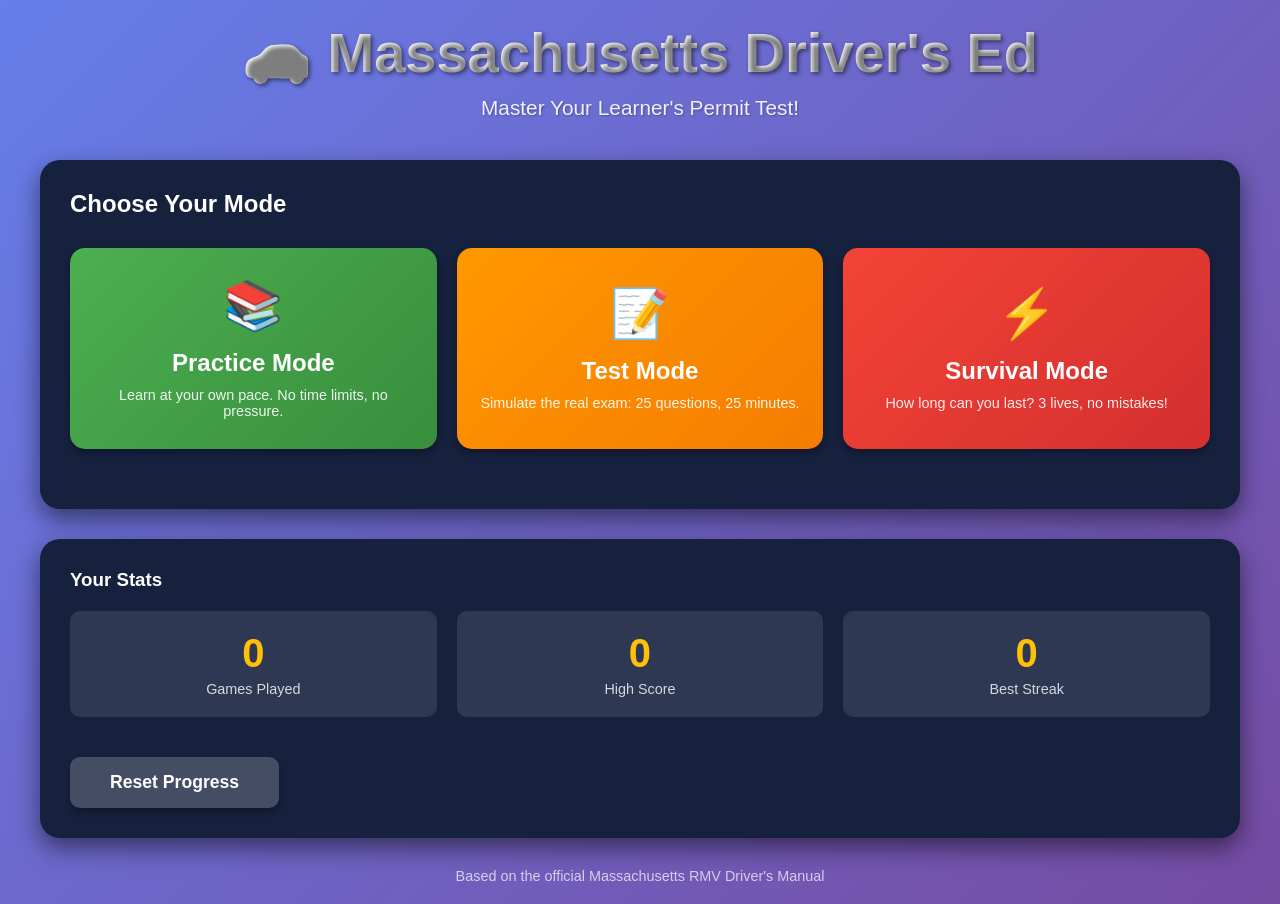
<file: index.html>
<!DOCTYPE html>
<html lang="en">
<head>
    <meta charset="UTF-8">
    <meta name="viewport" content="width=device-width, initial-scale=1.0">
    <title>Massachusetts Driver's Ed - Ace Your Permit Test!</title>
    <link rel="stylesheet" href="assets/css/styles.css">
</head>
<body>
    <!-- Main Menu Screen -->
    <div id="menuScreen" class="screen active">
        <div class="container">
            <header class="game-header">
                <h1 class="game-title">🚗 Massachusetts Driver's Ed</h1>
                <p class="game-subtitle">Master Your Learner's Permit Test!</p>
            </header>

            <div class="menu-card">
                <h2>Choose Your Mode</h2>
                <div class="mode-grid">
                    <button class="mode-btn practice-mode" data-mode="practice">
                        <div class="mode-icon">📚</div>
                        <h3>Practice Mode</h3>
                        <p>Learn at your own pace. No time limits, no pressure.</p>
                    </button>

                    <button class="mode-btn test-mode" data-mode="test">
                        <div class="mode-icon">📝</div>
                        <h3>Test Mode</h3>
                        <p>Simulate the real exam: 25 questions, 25 minutes.</p>
                    </button>

                    <button class="mode-btn survival-mode" data-mode="survival">
                        <div class="mode-icon">⚡</div>
                        <h3>Survival Mode</h3>
                        <p>How long can you last? 3 lives, no mistakes!</p>
                    </button>
                </div>
            </div>

            <div class="stats-card">
                <h3>Your Stats</h3>
                <div class="stats-grid">
                    <div class="stat-item">
                        <div class="stat-value" id="gamesPlayed">0</div>
                        <div class="stat-label">Games Played</div>
                    </div>
                    <div class="stat-item">
                        <div class="stat-value" id="highScore">0</div>
                        <div class="stat-label">High Score</div>
                    </div>
                    <div class="stat-item">
                        <div class="stat-value" id="bestStreak">0</div>
                        <div class="stat-label">Best Streak</div>
                    </div>
                </div>
                <button id="resetProgress" class="btn-secondary">Reset Progress</button>
            </div>

            <footer class="game-footer">
                <p>Based on the official Massachusetts RMV Driver's Manual</p>
            </footer>
        </div>
    </div>

    <!-- Category Selection Screen -->
    <div id="categoryScreen" class="screen">
        <div class="container">
            <header class="game-header">
                <h1>Choose a Category</h1>
                <p>Practice specific topics or test yourself on everything</p>
            </header>

            <div class="category-grid">
                <button class="category-btn" data-category="all">
                    <div class="category-icon">🎯</div>
                    <h3>All Topics</h3>
                    <p>Random mix of all questions</p>
                </button>

                <button class="category-btn" data-category="Traffic Signs">
                    <div class="category-icon">🛑</div>
                    <h3>Traffic Signs</h3>
                    <p>Signs, shapes, and meanings</p>
                </button>

                <button class="category-btn" data-category="Traffic Laws">
                    <div class="category-icon">⚖️</div>
                    <h3>Traffic Laws</h3>
                    <p>Rules of the road</p>
                </button>

                <button class="category-btn" data-category="Road Markings">
                    <div class="category-icon">🛣️</div>
                    <h3>Road Markings</h3>
                    <p>Lines, lanes, and signals</p>
                </button>

                <button class="category-btn" data-category="Safe Driving">
                    <div class="category-icon">🛡️</div>
                    <h3>Safe Driving</h3>
                    <p>Safety practices and tips</p>
                </button>

                <button class="category-btn" data-category="Vehicle Operation">
                    <div class="category-icon">🔧</div>
                    <h3>Vehicle Operation</h3>
                    <p>Controls and maintenance</p>
                </button>
            </div>

            <button id="backToMenu" class="btn-secondary">← Back to Menu</button>
        </div>
    </div>

    <!-- Game Screen -->
    <div id="gameScreen" class="screen">
        <div class="game-container">
            <!-- Game Header -->
            <div class="game-top-bar">
                <div class="game-stats-bar">
                    <div class="stat-display">
                        <span class="stat-icon">⭐</span>
                        <span id="currentScore">0</span>
                    </div>
                    <div class="stat-display">
                        <span class="stat-icon">🔥</span>
                        <span id="currentStreak">0</span>
                    </div>
                    <div class="stat-display">
                        <span class="stat-icon">🎯</span>
                        <span id="currentAccuracy">0%</span>
                    </div>
                    <div class="stat-display" id="livesDisplay" style="display: none;">
                        <span id="livesCount"></span>
                    </div>
                    <div class="stat-display" id="timerDisplay" style="display: none;">
                        <span class="stat-icon">⏱️</span>
                        <span id="timeRemaining">25:00</span>
                    </div>
                </div>
                <button id="quitGame" class="btn-quit">Quit</button>
            </div>

            <!-- Progress Bar -->
            <div class="progress-container">
                <div class="progress-bar" id="progressBar"></div>
            </div>
            <div class="question-counter" id="questionNumber">Question 1 of 25</div>

            <!-- Question Card -->
            <div class="question-card">
                <div class="question-header">
                    <span class="badge" id="categoryBadge">Category</span>
                    <span class="badge" id="difficultyBadge">Difficulty</span>
                </div>

                <h2 class="question-text" id="questionText">Loading question...</h2>

                <div class="answers-grid">
                    <button class="answer-btn">Answer 1</button>
                    <button class="answer-btn">Answer 2</button>
                    <button class="answer-btn">Answer 3</button>
                    <button class="answer-btn">Answer 4</button>
                </div>

                <div id="explanation" class="explanation" style="display: none;"></div>

                <button id="nextBtn" class="btn-primary" style="display: none;">
                    Next Question →
                </button>
            </div>
        </div>
    </div>

    <!-- Results Screen -->
    <div id="resultsScreen" class="screen">
        <div class="container">
            <header class="results-header">
                <h1>🎉 Quiz Complete!</h1>
                <div id="passFailStatus" class="pass-fail" style="display: none;"></div>
            </header>

            <div class="results-card">
                <div class="final-score">
                    <div class="score-label">Final Score</div>
                    <div class="score-value" id="finalScore">0</div>
                </div>

                <div class="results-stats">
                    <div class="result-stat">
                        <div class="result-icon">📊</div>
                        <div class="result-details">
                            <div class="result-value" id="totalQuestions">0</div>
                            <div class="result-label">Questions Answered</div>
                        </div>
                    </div>

                    <div class="result-stat">
                        <div class="result-icon">✅</div>
                        <div class="result-details">
                            <div class="result-value" id="correctCount">0</div>
                            <div class="result-label">Correct</div>
                        </div>
                    </div>

                    <div class="result-stat">
                        <div class="result-icon">❌</div>
                        <div class="result-details">
                            <div class="result-value" id="wrongCount">0</div>
                            <div class="result-label">Incorrect</div>
                        </div>
                    </div>

                    <div class="result-stat">
                        <div class="result-icon">🎯</div>
                        <div class="result-details">
                            <div class="result-value" id="finalAccuracy">0%</div>
                            <div class="result-label">Accuracy</div>
                        </div>
                    </div>

                    <div class="result-stat">
                        <div class="result-icon">🔥</div>
                        <div class="result-details">
                            <div class="result-value" id="finalStreak">0</div>
                            <div class="result-label">Best Streak</div>
                        </div>
                    </div>
                </div>

                <div id="performanceMessage" class="performance-message"></div>

                <div id="categoryBreakdown" class="category-breakdown"></div>

                <div class="results-actions">
                    <button id="playAgain" class="btn-primary">Play Again</button>
                </div>
            </div>
        </div>
    </div>

    <!-- Scripts -->
    <script src="assets/js/game.js"></script>
    <script src="assets/js/app.js"></script>
</body>
</html>
</file>
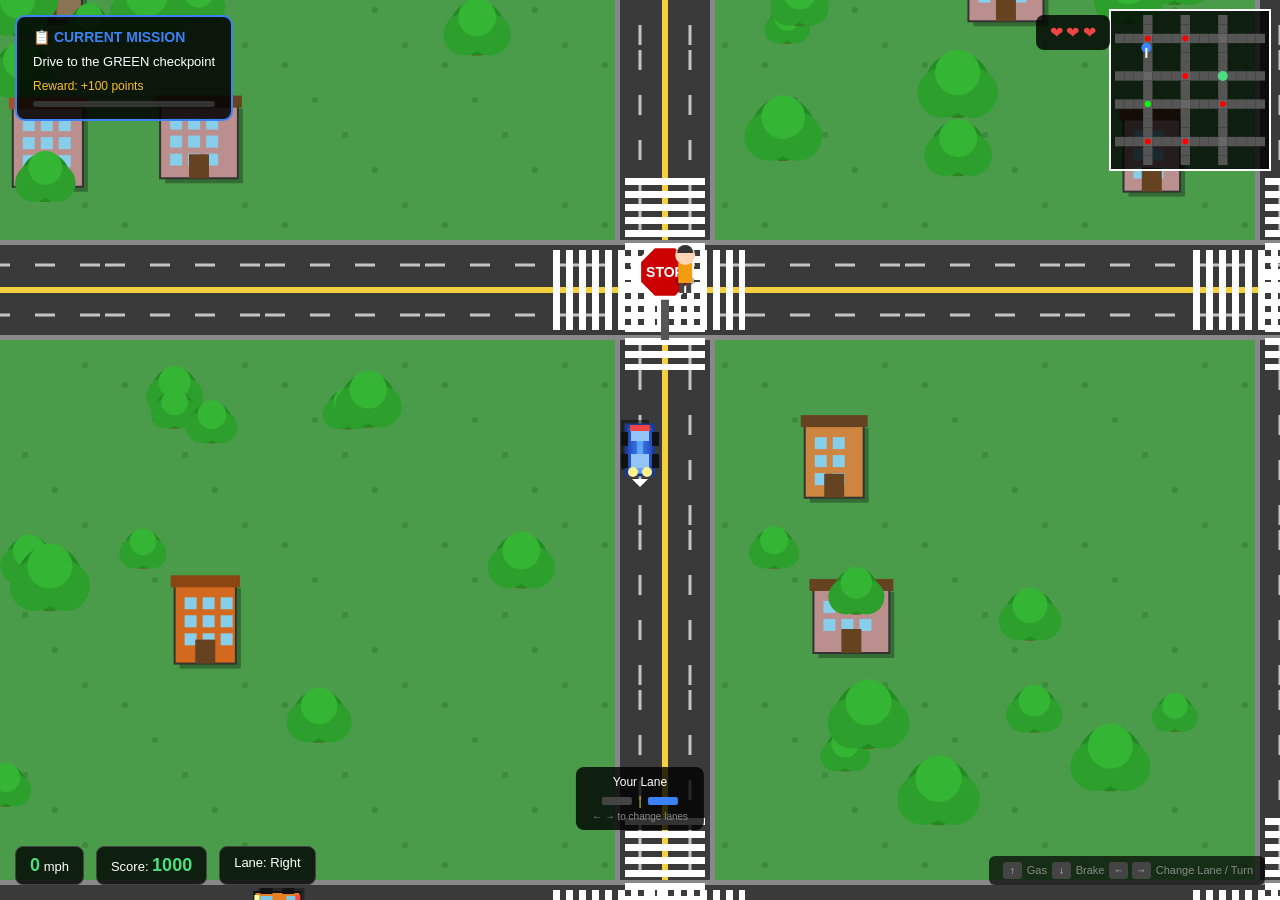
<file: driving-simulator.html>
<!DOCTYPE html>
<html lang="en">
<head>
    <meta charset="UTF-8">
    <meta name="viewport" content="width=device-width, initial-scale=1.0">
    <title>Driver's Ed - Driving Simulator</title>
    <style>
        * { margin: 0; padding: 0; box-sizing: border-box; }
        body {
            background: #111;
            overflow: hidden;
            font-family: 'Segoe UI', Tahoma, sans-serif;
        }
        #gameCanvas { display: block; }

        #hud {
            position: fixed;
            bottom: 15px;
            left: 15px;
            display: flex;
            gap: 12px;
            z-index: 100;
        }
        .hud-item {
            background: rgba(0,0,0,0.8);
            padding: 8px 14px;
            border-radius: 8px;
            color: #fff;
            font-size: 13px;
            border: 1px solid #444;
        }
        .hud-item .value {
            font-size: 18px;
            font-weight: bold;
            color: #4ade80;
        }
        .hud-item .value.warning { color: #fbbf24; }
        .hud-item .value.danger { color: #ef4444; }

        #missionPanel {
            position: fixed;
            top: 15px;
            left: 15px;
            background: rgba(0,0,0,0.85);
            padding: 12px 16px;
            border-radius: 10px;
            color: #fff;
            font-size: 13px;
            max-width: 300px;
            z-index: 100;
            border: 2px solid #3b82f6;
        }
        #missionPanel h3 { color: #3b82f6; margin-bottom: 8px; font-size: 14px; }
        #missionPanel .mission-text { margin-bottom: 8px; line-height: 1.4; }
        #missionPanel .mission-reward { color: #fbbf24; font-size: 12px; }
        #missionPanel .mission-progress { background: #333; height: 6px; border-radius: 3px; margin-top: 8px; overflow: hidden; }
        #missionPanel .mission-progress-bar { background: linear-gradient(90deg, #3b82f6, #60a5fa); height: 100%; transition: width 0.3s; }

        #laneIndicator {
            position: fixed;
            bottom: 70px;
            left: 50%;
            transform: translateX(-50%);
            background: rgba(0,0,0,0.8);
            padding: 8px 16px;
            border-radius: 8px;
            color: #fff;
            font-size: 12px;
            z-index: 100;
            text-align: center;
        }
        #laneIndicator .lane { display: inline-block; width: 30px; height: 8px; margin: 0 3px; background: #444; border-radius: 2px; }
        #laneIndicator .lane.active { background: #3b82f6; }
        #laneIndicator .lane.wrong { background: #ef4444; }

        #feedback {
            position: fixed;
            top: 50%;
            left: 50%;
            transform: translate(-50%, -50%);
            background: rgba(0,0,0,0.9);
            padding: 15px 25px;
            border-radius: 10px;
            color: #fff;
            font-size: 16px;
            font-weight: bold;
            opacity: 0;
            transition: opacity 0.3s;
            z-index: 200;
            text-align: center;
            border: 3px solid #666;
        }
        #feedback.show { opacity: 1; }
        #feedback.good { border-color: #4ade80; color: #4ade80; }
        #feedback.bad { border-color: #ef4444; color: #ef4444; }
        #feedback .penalty { display: block; font-size: 13px; margin-top: 5px; opacity: 0.8; }

        #damageOverlay {
            position: fixed;
            top: 0; left: 0; right: 0; bottom: 0;
            pointer-events: none;
            z-index: 150;
            opacity: 0;
            transition: opacity 0.2s;
        }
        #damageOverlay.flash {
            opacity: 1;
            background: radial-gradient(ellipse at center, transparent 40%, rgba(255,0,0,0.4) 100%);
        }

        #controls {
            position: fixed;
            bottom: 15px;
            right: 15px;
            background: rgba(0,0,0,0.7);
            padding: 8px 12px;
            border-radius: 6px;
            color: #888;
            font-size: 11px;
            z-index: 100;
        }
        #controls kbd { background: #444; padding: 2px 6px; border-radius: 3px; margin: 0 2px; }

        #livesDisplay {
            position: fixed;
            top: 15px;
            right: 170px;
            background: rgba(0,0,0,0.8);
            padding: 8px 14px;
            border-radius: 8px;
            color: #fff;
            font-size: 13px;
            z-index: 100;
        }
        .heart { color: #ef4444; font-size: 16px; }
        .heart.lost { opacity: 0.3; }

        #turnPrompt {
            position: fixed;
            top: 40%;
            left: 50%;
            transform: translateX(-50%);
            background: rgba(0,0,0,0.9);
            padding: 15px 25px;
            border-radius: 10px;
            color: #fbbf24;
            font-size: 18px;
            font-weight: bold;
            z-index: 180;
            text-align: center;
            display: none;
            border: 2px solid #fbbf24;
        }
        #turnPrompt.show { display: block; }
    </style>
</head>
<body>
    <canvas id="gameCanvas"></canvas>
    <div id="damageOverlay"></div>

    <div id="hud">
        <div class="hud-item"><span class="value" id="speedVal">0</span> mph</div>
        <div class="hud-item">Score: <span class="value" id="scoreVal">1000</span></div>
        <div class="hud-item">Lane: <span id="currentLane">Right</span></div>
    </div>

    <div id="missionPanel">
        <h3>📋 CURRENT MISSION</h3>
        <div class="mission-text" id="missionText">Drive to the checkpoint!</div>
        <div class="mission-reward" id="missionReward">Reward: +100 points</div>
        <div class="mission-progress"><div class="mission-progress-bar" id="missionProgress" style="width: 0%"></div></div>
    </div>

    <div id="livesDisplay">
        <span class="heart" id="heart1">❤</span>
        <span class="heart" id="heart2">❤</span>
        <span class="heart" id="heart3">❤</span>
    </div>

    <div id="laneIndicator">
        <div>Your Lane</div>
        <div style="margin-top:5px">
            <span class="lane" id="lane0"></span>
            <span style="color:#f4d03f">|</span>
            <span class="lane" id="lane1"></span>
        </div>
        <div style="font-size:10px;margin-top:3px;color:#888">← → to change lanes</div>
    </div>

    <div id="turnPrompt">
        INTERSECTION<br>
        <span style="font-size:24px">← ↑ →</span><br>
        <span style="font-size:12px">Press arrow to choose direction</span>
    </div>

    <div id="feedback"></div>

    <div id="controls">
        <kbd>↑</kbd> Gas <kbd>↓</kbd> Brake <kbd>←</kbd><kbd>→</kbd> Change Lane / Turn
    </div>

<script>
const canvas = document.getElementById('gameCanvas');
const ctx = canvas.getContext('2d');

function resize() {
    canvas.width = window.innerWidth;
    canvas.height = window.innerHeight;
}
resize();
window.addEventListener('resize', resize);

// ============================================
// CONSTANTS
// ============================================
const TILE = 160;
const ROAD_W = 100;
const LANE_W = ROAD_W / 2;

// 0=grass, 1=road_V, 2=road_H, 3=intersection, 4=stop_intersection, 5=light_intersection
const MAP = [
    [0,0,0,1,0,0,0,1,0,0,0,1,0,0,0,0],
    [0,0,0,1,0,0,0,1,0,0,0,1,0,0,0,0],
    [2,2,2,4,2,2,2,5,2,2,2,3,2,2,2,2],
    [0,0,0,1,0,0,0,1,0,0,0,1,0,0,0,0],
    [0,0,0,1,0,0,0,1,0,0,0,1,0,0,0,0],
    [0,0,0,1,0,0,0,1,0,0,0,1,0,0,0,0],
    [2,2,2,3,2,2,2,4,2,2,2,5,2,2,2,2],
    [0,0,0,1,0,0,0,1,0,0,0,1,0,0,0,0],
    [0,0,0,1,0,0,0,1,0,0,0,1,0,0,0,0],
    [2,2,2,5,2,2,2,3,2,2,2,4,2,2,2,2],
    [0,0,0,1,0,0,0,1,0,0,0,1,0,0,0,0],
    [0,0,0,1,0,0,0,1,0,0,0,1,0,0,0,0],
    [0,0,0,1,0,0,0,1,0,0,0,1,0,0,0,0],
    [2,2,2,4,2,2,2,5,2,2,2,3,2,2,2,2],
    [0,0,0,1,0,0,0,1,0,0,0,1,0,0,0,0],
    [0,0,0,1,0,0,0,1,0,0,0,1,0,0,0,0],
];

const MAP_W = MAP[0].length;
const MAP_H = MAP.length;
const WORLD_W = MAP_W * TILE;
const WORLD_H = MAP_H * TILE;

// Directions: 0=North, 1=East, 2=South, 3=West
const DIR = [
    { dx: 0, dy: -1, angle: 0 },
    { dx: 1, dy: 0, angle: Math.PI/2 },
    { dx: 0, dy: 1, angle: Math.PI },
    { dx: -1, dy: 0, angle: -Math.PI/2 }
];

// ============================================
// GAME STATE
// ============================================
const game = {
    score: 1000,
    lives: 3,
    time: 0,
    feedbackTimer: 0,
    damageFlashTimer: 0,
    invincibleTimer: 0
};

// Player - now with lane-based movement
const player = {
    x: 3 * TILE + TILE/2 + LANE_W/2,  // Start in right lane
    y: 3 * TILE + TILE/2,
    dir: 2,  // Facing South
    speed: 0,
    maxSpeed: 3.5,
    accel: 0.05,
    brake: 0.1,
    friction: 0.015,
    lane: 1,  // 0 = left lane, 1 = right lane
    targetLaneOffset: LANE_W/2,  // Offset from center of road
    laneOffset: LANE_W/2,
    width: 28,
    height: 50,
    changingLane: false,
    laneChangeCooldown: 0,
    atIntersection: false,
    waitingForTurn: false,
    turnMade: false
};

const cam = { x: 0, y: 0 };

// Input - track press events for lane changes
const keys = { up: false, down: false, left: false, right: false };
const keyPressed = { left: false, right: false };

let trafficLights = [];
let stopSigns = [];
let pedestrians = [];
let otherCars = [];
let buildings = [];
let trees = [];

let stoppedSigns = new Set();
let ranSigns = new Set();
let ranLights = new Set();
let recentCollisions = new Set();

const missions = {
    current: null,
    checkpoint: null,
    completed: 0,
    types: [
        { text: "Drive to the GREEN checkpoint", reward: 100 },
        { text: "Stop at 3 stop signs correctly", reward: 150, type: 'stopSigns', target: 3 },
        { text: "Complete 2 safe lane changes", reward: 100, type: 'laneChanges', target: 2 },
        { text: "Drive through 3 green lights", reward: 120, type: 'greenLights', target: 3 },
    ],
    stopSignsCompleted: 0,
    greenLightsCompleted: 0,
    laneChangesCompleted: 0
};

// ============================================
// INITIALIZATION
// ============================================
function init() {
    for (let ty = 0; ty < MAP_H; ty++) {
        for (let tx = 0; tx < MAP_W; tx++) {
            const tile = MAP[ty][tx];
            const cx = tx * TILE + TILE/2;
            const cy = ty * TILE + TILE/2;

            if (tile === 4) {
                stopSigns.push({ x: cx, y: cy, tx, ty });
            } else if (tile === 5) {
                trafficLights.push({
                    x: cx, y: cy, tx, ty,
                    state: Math.random() < 0.5 ? 'green' : 'red',
                    timer: 240 + Math.random() * 120
                });
            }

            if (tile === 0) {
                if (Math.random() < 0.35) {
                    buildings.push({
                        x: cx - 30 + Math.random() * 20,
                        y: cy - 30 + Math.random() * 20,
                        w: 55 + Math.random() * 35,
                        h: 55 + Math.random() * 35,
                        color: ['#8B7355', '#A0522D', '#CD853F', '#D2691E', '#BC8F8F'][Math.floor(Math.random()*5)],
                        roofColor: ['#654321', '#8B4513', '#A0522D'][Math.floor(Math.random()*3)]
                    });
                }
                if (Math.random() < 0.5) {
                    for (let i = 0; i < 1 + Math.floor(Math.random() * 3); i++) {
                        trees.push({
                            x: tx * TILE + 15 + Math.random() * (TILE - 30),
                            y: ty * TILE + 15 + Math.random() * (TILE - 30),
                            size: 14 + Math.random() * 12
                        });
                    }
                }
            }
        }
    }

    spawnPedestrians(10);
    spawnOtherCars(4);
    startNewMission();
}

function spawnPedestrians(count) {
    for (let i = 0; i < count; i++) {
        let tx, ty, attempts = 0;
        do {
            tx = Math.floor(Math.random() * MAP_W);
            ty = Math.floor(Math.random() * MAP_H);
            attempts++;
        } while (MAP[ty][tx] < 3 && attempts < 50);
        if (attempts >= 50) continue;

        pedestrians.push({
            x: tx * TILE + TILE/2 + (Math.random() - 0.5) * 60,
            y: ty * TILE + TILE/2 + (Math.random() - 0.5) * 60,
            vx: (Math.random() - 0.5) * 0.3,
            vy: (Math.random() - 0.5) * 0.3,
            color: ['#e74c3c', '#3498db', '#9b59b6', '#f39c12', '#1abc9c'][Math.floor(Math.random()*5)],
            walkTimer: Math.floor(Math.random() * 100)
        });
    }
}

function spawnOtherCars(count) {
    const colors = ['#c0392b', '#2980b9', '#27ae60', '#e67e22', '#8e44ad'];
    for (let i = 0; i < count; i++) {
        let tx, ty, attempts = 0;
        do {
            tx = Math.floor(Math.random() * MAP_W);
            ty = Math.floor(Math.random() * MAP_H);
            attempts++;
        } while ((MAP[ty][tx] === 0 || MAP[ty][tx] >= 3) && attempts < 50);
        if (attempts >= 50) continue;

        const isVertical = MAP[ty][tx] === 1;
        const dir = isVertical ? (Math.random() < 0.5 ? 0 : 2) : (Math.random() < 0.5 ? 1 : 3);
        const lane = Math.random() < 0.5 ? 0 : 1;
        const laneOffset = (lane === 0 ? -1 : 1) * LANE_W / 2;

        otherCars.push({
            x: tx * TILE + TILE/2 + (isVertical ? laneOffset : 0),
            y: ty * TILE + TILE/2 + (isVertical ? 0 : laneOffset),
            dir: dir,
            speed: 0.8 + Math.random() * 0.6,
            color: colors[Math.floor(Math.random() * colors.length)],
            lane: lane,
            stoppedAt: null,
            waitTimer: 0
        });
    }
}

// ============================================
// MISSIONS
// ============================================
function startNewMission() {
    const missionType = missions.types[missions.completed % missions.types.length];
    missions.current = { ...missionType };

    if (missionType.type === 'stopSigns') missions.stopSignsCompleted = 0;
    else if (missionType.type === 'greenLights') missions.greenLightsCompleted = 0;
    else if (missionType.type === 'laneChanges') missions.laneChangesCompleted = 0;
    else {
        let attempts = 0;
        do {
            const tx = Math.floor(Math.random() * MAP_W);
            const ty = Math.floor(Math.random() * MAP_H);
            if (MAP[ty][tx] >= 3) {
                const d = dist(player.x, player.y, tx * TILE + TILE/2, ty * TILE + TILE/2);
                if (d > TILE * 4) {
                    missions.checkpoint = { x: tx * TILE + TILE/2, y: ty * TILE + TILE/2, tx, ty };
                    break;
                }
            }
            attempts++;
        } while (attempts < 100);
    }
    updateMissionUI();
}

function updateMissionUI() {
    document.getElementById('missionText').textContent = missions.current.text;
    document.getElementById('missionReward').textContent = `Reward: +${missions.current.reward} points`;

    let progress = 0;
    if (missions.current.type === 'stopSigns') progress = (missions.stopSignsCompleted / missions.current.target) * 100;
    else if (missions.current.type === 'greenLights') progress = (missions.greenLightsCompleted / missions.current.target) * 100;
    else if (missions.current.type === 'laneChanges') progress = (missions.laneChangesCompleted / missions.current.target) * 100;
    else if (missions.checkpoint) {
        const d = dist(player.x, player.y, missions.checkpoint.x, missions.checkpoint.y);
        progress = Math.max(0, Math.min(100, (1 - d / (TILE * 8)) * 100));
    }
    document.getElementById('missionProgress').style.width = progress + '%';
}

function completeMission() {
    game.score += missions.current.reward;
    showFeedback(`Mission Complete! +${missions.current.reward}`, true);
    missions.completed++;
    missions.checkpoint = null;
    setTimeout(startNewMission, 2000);
}

// ============================================
// INPUT
// ============================================
document.addEventListener('keydown', e => {
    switch(e.key) {
        case 'ArrowUp': case 'w': case 'W': keys.up = true; break;
        case 'ArrowDown': case 's': case 'S': keys.down = true; break;
        case 'ArrowLeft': case 'a': case 'A':
            if (!keys.left) keyPressed.left = true;
            keys.left = true;
            break;
        case 'ArrowRight': case 'd': case 'D':
            if (!keys.right) keyPressed.right = true;
            keys.right = true;
            break;
    }
    if (['ArrowUp','ArrowDown','ArrowLeft','ArrowRight'].includes(e.key)) e.preventDefault();
});

document.addEventListener('keyup', e => {
    switch(e.key) {
        case 'ArrowUp': case 'w': case 'W': keys.up = false; break;
        case 'ArrowDown': case 's': case 'S': keys.down = false; break;
        case 'ArrowLeft': case 'a': case 'A': keys.left = false; break;
        case 'ArrowRight': case 'd': case 'D': keys.right = false; break;
    }
});

// ============================================
// UTILITY
// ============================================
function wrap(val, max) { return ((val % max) + max) % max; }

function getTile(x, y) {
    const tx = Math.floor(wrap(x, WORLD_W) / TILE);
    const ty = Math.floor(wrap(y, WORLD_H) / TILE);
    return { tile: MAP[ty][tx], tx, ty };
}

function dist(x1, y1, x2, y2) {
    let dx = Math.abs(x1 - x2), dy = Math.abs(y1 - y2);
    if (dx > WORLD_W / 2) dx = WORLD_W - dx;
    if (dy > WORLD_H / 2) dy = WORLD_H - dy;
    return Math.sqrt(dx * dx + dy * dy);
}

function showFeedback(msg, good, penalty = null) {
    const fb = document.getElementById('feedback');
    fb.innerHTML = msg + (penalty ? `<span class="penalty">${penalty}</span>` : '');
    fb.className = 'show ' + (good ? 'good' : 'bad');
    game.feedbackTimer = 120;
}

function takeDamage(reason) {
    if (game.invincibleTimer > 0) return;
    game.lives--;
    game.score = Math.max(0, game.score - 100);
    game.damageFlashTimer = 30;
    game.invincibleTimer = 90;
    player.speed *= 0.3;

    for (let i = 1; i <= 3; i++) {
        document.getElementById('heart' + i).className = i <= game.lives ? 'heart' : 'heart lost';
    }
    showFeedback(reason, false, '-100 points, -1 life');

    if (game.lives <= 0) {
        setTimeout(() => { alert('Game Over! Final Score: ' + game.score); location.reload(); }, 500);
    }
}

// ============================================
// UPDATE
// ============================================
function update() {
    game.time++;

    if (game.feedbackTimer > 0) {
        game.feedbackTimer--;
        if (game.feedbackTimer === 0) document.getElementById('feedback').classList.remove('show');
    }
    if (game.damageFlashTimer > 0) {
        game.damageFlashTimer--;
        document.getElementById('damageOverlay').className = game.damageFlashTimer > 0 ? 'flash' : '';
    }
    if (game.invincibleTimer > 0) game.invincibleTimer--;
    if (player.laneChangeCooldown > 0) player.laneChangeCooldown--;

    // Speed control
    if (keys.up) {
        player.speed = Math.min(player.speed + player.accel, player.maxSpeed);
    } else if (keys.down) {
        player.speed = Math.max(player.speed - player.brake, -player.maxSpeed * 0.3);
    } else {
        if (player.speed > 0) player.speed = Math.max(0, player.speed - player.friction);
        else if (player.speed < 0) player.speed = Math.min(0, player.speed + player.friction);
    }

    // Get current tile info
    const { tile, tx, ty } = getTile(player.x, player.y);
    const wasAtIntersection = player.atIntersection;
    player.atIntersection = tile >= 3;

    // Entering intersection
    if (player.atIntersection && !wasAtIntersection) {
        player.waitingForTurn = true;
        player.turnMade = false;
    }

    // Show/hide turn prompt
    document.getElementById('turnPrompt').className = (player.atIntersection && player.waitingForTurn && player.speed < 1.5) ? 'show' : '';

    // Handle lane changes and turns
    if (keyPressed.left) {
        keyPressed.left = false;
        if (player.atIntersection && player.waitingForTurn) {
            // Turn left at intersection
            player.dir = (player.dir + 3) % 4;
            player.waitingForTurn = false;
            player.turnMade = true;
            player.lane = 1; // After turning, be in right lane of new road
            player.targetLaneOffset = LANE_W / 2;
            showFeedback('Turned left', true, '+10 points');
            game.score += 10;
        } else if (!player.atIntersection && player.laneChangeCooldown <= 0) {
            // Change to left lane
            if (player.lane === 1) {
                // Crossing center line - this is risky!
                player.lane = 0;
                player.targetLaneOffset = -LANE_W / 2;
                player.laneChangeCooldown = 30;
                // Check if safe (no oncoming traffic nearby)
                const safe = checkLaneChangeSafe(-1);
                if (safe) {
                    missions.laneChangesCompleted++;
                    if (missions.current?.type === 'laneChanges' && missions.laneChangesCompleted >= missions.current.target) {
                        completeMission();
                    }
                    showFeedback('Safe lane change!', true, '+15 points');
                    game.score += 15;
                } else {
                    showFeedback('Unsafe lane change!', false, '-30 points');
                    game.score = Math.max(0, game.score - 30);
                }
            } else {
                showFeedback('Already in left lane', false);
            }
        }
    }

    if (keyPressed.right) {
        keyPressed.right = false;
        if (player.atIntersection && player.waitingForTurn) {
            // Turn right at intersection
            player.dir = (player.dir + 1) % 4;
            player.waitingForTurn = false;
            player.turnMade = true;
            player.lane = 1;
            player.targetLaneOffset = LANE_W / 2;
            showFeedback('Turned right', true, '+10 points');
            game.score += 10;
        } else if (!player.atIntersection && player.laneChangeCooldown <= 0) {
            // Change to right lane
            if (player.lane === 0) {
                player.lane = 1;
                player.targetLaneOffset = LANE_W / 2;
                player.laneChangeCooldown = 30;
                missions.laneChangesCompleted++;
                if (missions.current?.type === 'laneChanges' && missions.laneChangesCompleted >= missions.current.target) {
                    completeMission();
                }
                showFeedback('Returned to right lane', true, '+10 points');
                game.score += 10;
            } else {
                showFeedback('Already in right lane', false);
            }
        }
    }

    // Go straight at intersection (press up while waiting)
    if (keys.up && player.atIntersection && player.waitingForTurn && player.speed > 0.5) {
        player.waitingForTurn = false;
        player.turnMade = true;
    }

    // Leaving intersection - reset
    if (!player.atIntersection && wasAtIntersection) {
        player.waitingForTurn = false;
    }

    // Smooth lane offset transition
    const laneSpeed = 2;
    if (player.laneOffset < player.targetLaneOffset) {
        player.laneOffset = Math.min(player.laneOffset + laneSpeed, player.targetLaneOffset);
    } else if (player.laneOffset > player.targetLaneOffset) {
        player.laneOffset = Math.max(player.laneOffset - laneSpeed, player.targetLaneOffset);
    }

    // Move player
    const d = DIR[player.dir];
    const roadCenterX = Math.floor(player.x / TILE) * TILE + TILE / 2;
    const roadCenterY = Math.floor(player.y / TILE) * TILE + TILE / 2;

    // Calculate position based on direction and lane
    let targetX = player.x + d.dx * player.speed;
    let targetY = player.y + d.dy * player.speed;

    // Snap to lane (perpendicular to travel direction)
    if (d.dx !== 0) { // Moving horizontally
        targetY = roadCenterY + player.laneOffset * d.dx;
    } else { // Moving vertically
        targetX = roadCenterX - player.laneOffset * d.dy;
    }

    // Apply movement
    player.x = wrap(targetX, WORLD_W);
    player.y = wrap(targetY, WORLD_H);

    // Camera
    cam.x = player.x - canvas.width / 2;
    cam.y = player.y - canvas.height / 2;

    // Update lane indicator
    document.getElementById('lane0').className = 'lane' + (player.lane === 0 ? ' active' : '');
    document.getElementById('lane1').className = 'lane' + (player.lane === 1 ? ' active' : '');
    document.getElementById('currentLane').textContent = player.lane === 0 ? 'Left (Passing)' : 'Right';

    // Traffic lights
    trafficLights.forEach(light => {
        light.timer--;
        if (light.timer <= 0) {
            if (light.state === 'green') { light.state = 'yellow'; light.timer = 60; }
            else if (light.state === 'yellow') { light.state = 'red'; light.timer = 300; }
            else { light.state = 'green'; light.timer = 300; }
        }
    });

    // Check stop signs
    stopSigns.forEach(sign => {
        const d = dist(player.x, player.y, sign.x, sign.y);
        const key = `${sign.tx},${sign.ty}`;
        if (d < 60) {
            if (player.speed < 0.3 && !stoppedSigns.has(key)) {
                stoppedSigns.add(key);
                game.score += 25;
                showFeedback('Good stop!', true, '+25 points');
                missions.stopSignsCompleted++;
                if (missions.current?.type === 'stopSigns' && missions.stopSignsCompleted >= missions.current.target) completeMission();
            } else if (player.speed > 2 && !stoppedSigns.has(key) && !ranSigns.has(key)) {
                ranSigns.add(key);
                takeDamage('Ran stop sign!');
            }
        } else if (d > 120) {
            stoppedSigns.delete(key);
            ranSigns.delete(key);
        }
    });

    // Check traffic lights
    trafficLights.forEach(light => {
        const d = dist(player.x, player.y, light.x, light.y);
        const key = `${light.tx},${light.ty}`;
        if (d < 55) {
            if (light.state === 'red' && player.speed > 1.5 && !ranLights.has(key)) {
                ranLights.add(key);
                takeDamage('Ran red light!');
            } else if (light.state === 'green' && player.speed > 0.5 && !ranLights.has(key)) {
                ranLights.add(key);
                missions.greenLightsCompleted++;
                if (missions.current?.type === 'greenLights' && missions.greenLightsCompleted >= missions.current.target) completeMission();
            }
        } else if (d > 120) {
            ranLights.delete(key);
        }
    });

    // Checkpoint
    if (missions.checkpoint) {
        const d = dist(player.x, player.y, missions.checkpoint.x, missions.checkpoint.y);
        if (d < 50) completeMission();
    }

    // Pedestrians
    pedestrians.forEach(ped => {
        ped.walkTimer++;
        if (ped.walkTimer % 150 === 0) {
            ped.vx = (Math.random() - 0.5) * 0.4;
            ped.vy = (Math.random() - 0.5) * 0.4;
        }
        ped.x = wrap(ped.x + ped.vx, WORLD_W);
        ped.y = wrap(ped.y + ped.vy, WORLD_H);

        const pd = dist(player.x, player.y, ped.x, ped.y);
        if (pd < 30 && player.speed > 1) {
            takeDamage('Hit pedestrian!');
            const ang = Math.atan2(ped.y - player.y, ped.x - player.x);
            ped.x += Math.cos(ang) * 60;
            ped.y += Math.sin(ang) * 60;
        }
    });

    // Other cars
    otherCars.forEach(car => {
        const { tile: carTile, tx: carTx, ty: carTy } = getTile(car.x + DIR[car.dir].dx * 50, car.y + DIR[car.dir].dy * 50);

        if (carTile >= 4 && !car.stoppedAt) {
            const light = trafficLights.find(l => l.tx === carTx && l.ty === carTy);
            if (carTile === 4 || (light && light.state === 'red')) {
                car.speed = Math.max(0, car.speed - 0.03);
                if (car.speed < 0.1) {
                    car.stoppedAt = `${carTx},${carTy}`;
                    car.waitTimer = 120 + Math.random() * 60;
                }
            }
        }

        if (car.waitTimer > 0) {
            car.waitTimer--;
            if (car.waitTimer <= 0) {
                car.stoppedAt = null;
                car.speed = 0.8 + Math.random() * 0.4;
            }
        } else {
            car.x = wrap(car.x + DIR[car.dir].dx * car.speed, WORLD_W);
            car.y = wrap(car.y + DIR[car.dir].dy * car.speed, WORLD_H);
        }

        const cd = dist(player.x, player.y, car.x, car.y);
        const collKey = `car_${otherCars.indexOf(car)}`;
        if (cd < 40 && !recentCollisions.has(collKey)) {
            recentCollisions.add(collKey);
            takeDamage('Collision!');
            setTimeout(() => recentCollisions.delete(collKey), 2000);
        }
    });

    updateMissionUI();

    // HUD
    const speedEl = document.getElementById('speedVal');
    const displaySpeed = Math.abs(Math.round(player.speed * 18));
    speedEl.textContent = displaySpeed;
    speedEl.className = 'value' + (displaySpeed > 50 ? ' danger' : displaySpeed > 35 ? ' warning' : '');
    document.getElementById('scoreVal').textContent = game.score;
}

function checkLaneChangeSafe(direction) {
    // Check if there are cars in the target lane nearby
    for (const car of otherCars) {
        const d = dist(player.x, player.y, car.x, car.y);
        if (d < 150) {
            // Check if car is in opposing direction (oncoming)
            if ((player.dir + 2) % 4 === car.dir) {
                return false; // Oncoming traffic!
            }
        }
    }
    return true;
}

// ============================================
// RENDER
// ============================================
function render() {
    const W = canvas.width, H = canvas.height;

    ctx.fillStyle = '#87CEEB';
    ctx.fillRect(0, 0, W, H);

    const startTX = Math.floor(cam.x / TILE) - 1;
    const startTY = Math.floor(cam.y / TILE) - 1;
    const endTX = startTX + Math.ceil(W / TILE) + 3;
    const endTY = startTY + Math.ceil(H / TILE) + 3;

    for (let ty = startTY; ty < endTY; ty++) {
        for (let tx = startTX; tx < endTX; tx++) {
            const wtx = ((tx % MAP_W) + MAP_W) % MAP_W;
            const wty = ((ty % MAP_H) + MAP_H) % MAP_H;
            drawTile(tx * TILE - cam.x, ty * TILE - cam.y, MAP[wty][wtx]);
        }
    }

    buildings.forEach(b => {
        const sx = getScreenX(b.x), sy = getScreenY(b.y);
        if (sx > -100 && sx < W + 100 && sy > -100 && sy < H + 100) drawBuilding(sx, sy, b);
    });

    trees.forEach(t => {
        const sx = getScreenX(t.x), sy = getScreenY(t.y);
        if (sx > -50 && sx < W + 50 && sy > -50 && sy < H + 50) drawTree(sx, sy, t.size);
    });

    if (missions.checkpoint) {
        const sx = getScreenX(missions.checkpoint.x), sy = getScreenY(missions.checkpoint.y);
        if (sx > -100 && sx < W + 100 && sy > -100 && sy < H + 100) {
            const pulse = Math.sin(game.time * 0.1) * 0.3 + 0.7;
            ctx.fillStyle = `rgba(74, 222, 128, ${pulse * 0.5})`;
            ctx.beginPath(); ctx.arc(sx, sy, 50, 0, Math.PI * 2); ctx.fill();
            ctx.strokeStyle = '#4ade80'; ctx.lineWidth = 4; ctx.stroke();
            ctx.fillStyle = '#fff'; ctx.font = 'bold 16px Arial'; ctx.textAlign = 'center';
            ctx.fillText('🏁', sx, sy + 6);
        }
    }

    stopSigns.forEach(s => {
        const sx = getScreenX(s.x), sy = getScreenY(s.y);
        if (sx > -60 && sx < W + 60 && sy > -60 && sy < H + 60) drawStopSign(sx, sy);
    });

    trafficLights.forEach(l => {
        const sx = getScreenX(l.x), sy = getScreenY(l.y);
        if (sx > -60 && sx < W + 60 && sy > -60 && sy < H + 60) drawTrafficLight(sx, sy, l.state);
    });

    pedestrians.forEach(p => {
        const sx = getScreenX(p.x), sy = getScreenY(p.y);
        if (sx > -30 && sx < W + 30 && sy > -30 && sy < H + 30) drawPedestrian(sx, sy, p.color);
    });

    otherCars.forEach(c => {
        const sx = getScreenX(c.x), sy = getScreenY(c.y);
        if (sx > -60 && sx < W + 60 && sy > -60 && sy < H + 60) drawCar(sx, sy, DIR[c.dir].angle, c.color, 26, 46);
    });

    if (game.invincibleTimer === 0 || Math.floor(game.time / 4) % 2 === 0) {
        drawPlayerCar(W/2, H/2, DIR[player.dir].angle);
    }

    drawMinimap();
}

function getScreenX(wx) {
    let x = wx - cam.x;
    while (x < -WORLD_W/2) x += WORLD_W;
    while (x > WORLD_W/2) x -= WORLD_W;
    return x;
}

function getScreenY(wy) {
    let y = wy - cam.y;
    while (y < -WORLD_H/2) y += WORLD_H;
    while (y > WORLD_H/2) y -= WORLD_H;
    return y;
}

function drawTile(x, y, tile) {
    ctx.fillStyle = '#4a9c4a';
    ctx.fillRect(x, y, TILE, TILE);
    ctx.fillStyle = '#3d8a3d';
    for (let i = 0; i < 5; i++) {
        ctx.beginPath();
        ctx.arc(x + 20 + (i * 30) % TILE, y + 15 + (i * 35) % TILE, 3, 0, Math.PI * 2);
        ctx.fill();
    }

    const cx = x + TILE/2, cy = y + TILE/2;
    const roadOffset = (TILE - ROAD_W) / 2;

    if (tile === 1) {
        drawRoadSegment(x + roadOffset, y, ROAD_W, TILE, 'v');
    } else if (tile === 2) {
        drawRoadSegment(x, y + roadOffset, TILE, ROAD_W, 'h');
    } else if (tile >= 3) {
        drawRoadSegment(x + roadOffset, y, ROAD_W, TILE, 'v');
        drawRoadSegment(x, y + roadOffset, TILE, ROAD_W, 'h');
        drawCrosswalk(cx, cy);
    }
}

function drawRoadSegment(x, y, w, h, dir) {
    ctx.fillStyle = '#3a3a3a';
    ctx.fillRect(x, y, w, h);

    ctx.fillStyle = '#888';
    if (dir === 'v') {
        ctx.fillRect(x, y, 5, h);
        ctx.fillRect(x + w - 5, y, 5, h);
    } else {
        ctx.fillRect(x, y, w, 5);
        ctx.fillRect(x, y + h - 5, w, 5);
    }

    // Solid yellow center line (do not cross!)
    ctx.strokeStyle = '#f4d03f';
    ctx.lineWidth = 6;
    ctx.setLineDash([]);
    ctx.beginPath();
    if (dir === 'v') { ctx.moveTo(x + w/2, y); ctx.lineTo(x + w/2, y + h); }
    else { ctx.moveTo(x, y + h/2); ctx.lineTo(x + w, y + h/2); }
    ctx.stroke();

    // Dashed white lane markers
    ctx.strokeStyle = 'rgba(255,255,255,0.7)';
    ctx.lineWidth = 3;
    ctx.setLineDash([20, 25]);
    if (dir === 'v') {
        ctx.beginPath(); ctx.moveTo(x + w * 0.25, y); ctx.lineTo(x + w * 0.25, y + h); ctx.stroke();
        ctx.beginPath(); ctx.moveTo(x + w * 0.75, y); ctx.lineTo(x + w * 0.75, y + h); ctx.stroke();
    } else {
        ctx.beginPath(); ctx.moveTo(x, y + h * 0.25); ctx.lineTo(x + w, y + h * 0.25); ctx.stroke();
        ctx.beginPath(); ctx.moveTo(x, y + h * 0.75); ctx.lineTo(x + w, y + h * 0.75); ctx.stroke();
    }
    ctx.setLineDash([]);
}

function drawCrosswalk(cx, cy) {
    ctx.fillStyle = '#fff';
    for (let i = -4; i <= 4; i++) {
        ctx.fillRect(cx - 40, cy - 60 + i * 13, 80, 7);
        ctx.fillRect(cx - 40, cy + 35 + i * 13, 80, 7);
        ctx.fillRect(cx - 60 + i * 13, cy - 40, 7, 80);
        ctx.fillRect(cx + 35 + i * 13, cy - 40, 7, 80);
    }
}

function drawBuilding(x, y, b) {
    ctx.fillStyle = 'rgba(0,0,0,0.3)'; ctx.fillRect(x + 5, y + 5, b.w, b.h);
    ctx.fillStyle = b.color; ctx.fillRect(x, y, b.w, b.h);
    ctx.strokeStyle = '#333'; ctx.lineWidth = 2; ctx.strokeRect(x, y, b.w, b.h);
    ctx.fillStyle = b.roofColor; ctx.fillRect(x - 4, y - 8, b.w + 8, 12);
    ctx.fillStyle = '#87CEEB';
    for (let wy = y + 14; wy < y + b.h - 18; wy += 18) {
        for (let wx = x + 10; wx < x + b.w - 14; wx += 18) ctx.fillRect(wx, wy, 12, 12);
    }
    ctx.fillStyle = '#654321'; ctx.fillRect(x + b.w/2 - 10, y + b.h - 24, 20, 24);
}

function drawTree(x, y, size) {
    ctx.fillStyle = '#8B4513'; ctx.fillRect(x - 5, y, 10, size);
    ctx.fillStyle = '#228B22'; ctx.beginPath(); ctx.arc(x, y - size * 0.3, size * 1.3, 0, Math.PI * 2); ctx.fill();
    ctx.fillStyle = '#2d9f2d';
    ctx.beginPath(); ctx.arc(x - size * 0.6, y, size, 0, Math.PI * 2); ctx.fill();
    ctx.beginPath(); ctx.arc(x + size * 0.6, y, size, 0, Math.PI * 2); ctx.fill();
    ctx.fillStyle = '#34b534'; ctx.beginPath(); ctx.arc(x, y - size * 0.8, size * 0.9, 0, Math.PI * 2); ctx.fill();
}

function drawStopSign(x, y) {
    ctx.fillStyle = '#555'; ctx.fillRect(x - 4, y + 5, 8, 45);
    ctx.save(); ctx.translate(x, y - 18);
    ctx.fillStyle = '#cc0000'; ctx.beginPath();
    for (let i = 0; i < 8; i++) {
        const ang = (i * Math.PI / 4) - Math.PI / 8;
        if (i === 0) ctx.moveTo(Math.cos(ang) * 28, Math.sin(ang) * 28);
        else ctx.lineTo(Math.cos(ang) * 28, Math.sin(ang) * 28);
    }
    ctx.closePath(); ctx.fill();
    ctx.strokeStyle = '#fff'; ctx.lineWidth = 4; ctx.stroke();
    ctx.fillStyle = '#fff'; ctx.font = 'bold 14px Arial'; ctx.textAlign = 'center'; ctx.textBaseline = 'middle';
    ctx.fillText('STOP', 0, 1);
    ctx.restore();
}

function drawTrafficLight(x, y, state) {
    ctx.fillStyle = '#333'; ctx.fillRect(x - 5, y + 10, 10, 55);
    ctx.fillStyle = '#1a1a1a'; ctx.fillRect(x - 18, y - 50, 36, 62);
    ctx.strokeStyle = '#444'; ctx.lineWidth = 3; ctx.strokeRect(x - 18, y - 50, 36, 62);

    ctx.fillStyle = state === 'red' ? '#ff0000' : '#330000';
    ctx.beginPath(); ctx.arc(x, y - 35, 10, 0, Math.PI * 2); ctx.fill();
    ctx.fillStyle = state === 'yellow' ? '#ffff00' : '#333300';
    ctx.beginPath(); ctx.arc(x, y - 12, 10, 0, Math.PI * 2); ctx.fill();
    ctx.fillStyle = state === 'green' ? '#00ff00' : '#003300';
    ctx.beginPath(); ctx.arc(x, y + 11, 10, 0, Math.PI * 2); ctx.fill();

    if (state !== 'yellow') {
        ctx.shadowColor = state === 'red' ? '#ff0000' : '#00ff00';
        ctx.shadowBlur = 20;
        ctx.beginPath(); ctx.arc(x, state === 'red' ? y - 35 : y + 11, 8, 0, Math.PI * 2); ctx.fill();
        ctx.shadowBlur = 0;
    }
}

function drawPedestrian(x, y, color) {
    ctx.fillStyle = 'rgba(0,0,0,0.3)'; ctx.beginPath(); ctx.ellipse(x, y + 12, 10, 5, 0, 0, Math.PI * 2); ctx.fill();
    ctx.fillStyle = color; ctx.fillRect(x - 7, y - 6, 14, 20);
    ctx.fillStyle = '#ffd5b4'; ctx.beginPath(); ctx.arc(x, y - 14, 10, 0, Math.PI * 2); ctx.fill();
    ctx.fillStyle = '#333'; ctx.beginPath(); ctx.arc(x, y - 16, 8, Math.PI, Math.PI * 2); ctx.fill();
    ctx.fillStyle = '#444'; ctx.fillRect(x - 6, y + 14, 5, 10); ctx.fillRect(x + 1, y + 14, 5, 10);
}

function drawCar(x, y, angle, color, w, h) {
    ctx.save(); ctx.translate(x, y); ctx.rotate(angle);
    ctx.fillStyle = 'rgba(0,0,0,0.35)'; ctx.fillRect(-w/2 + 4, -h/2 + 4, w, h);
    ctx.fillStyle = color; ctx.fillRect(-w/2, -h/2, w, h);
    ctx.strokeStyle = '#111'; ctx.lineWidth = 2; ctx.strokeRect(-w/2, -h/2, w, h);
    ctx.fillStyle = '#7ec8e3'; ctx.fillRect(-w/2 + 4, -h/2 + 6, w - 8, 12);
    ctx.fillRect(-w/2 + 4, h/2 - 14, w - 8, 10);
    ctx.fillStyle = '#111';
    ctx.fillRect(-w/2 - 4, -h/2 + 6, 6, 12); ctx.fillRect(w/2 - 2, -h/2 + 6, 6, 12);
    ctx.fillRect(-w/2 - 4, h/2 - 18, 6, 12); ctx.fillRect(w/2 - 2, h/2 - 18, 6, 12);
    ctx.fillStyle = '#ffffaa'; ctx.fillRect(-w/2 + 3, -h/2, 7, 5); ctx.fillRect(w/2 - 10, -h/2, 7, 5);
    ctx.fillStyle = '#ff4444'; ctx.fillRect(-w/2 + 3, h/2 - 5, 7, 5); ctx.fillRect(w/2 - 10, h/2 - 5, 7, 5);
    ctx.restore();
}

function drawPlayerCar(x, y, angle) {
    ctx.save(); ctx.translate(x, y); ctx.rotate(angle);
    const w = player.width, h = player.height;
    ctx.fillStyle = 'rgba(0,0,0,0.45)'; ctx.fillRect(-w/2 + 5, -h/2 + 5, w, h);
    const grad = ctx.createLinearGradient(-w/2, 0, w/2, 0);
    grad.addColorStop(0, '#1e40af'); grad.addColorStop(0.5, '#3b82f6'); grad.addColorStop(1, '#1e40af');
    ctx.fillStyle = grad; ctx.fillRect(-w/2, -h/2, w, h);
    ctx.fillStyle = '#60a5fa'; ctx.fillRect(-3, -h/2, 6, h);
    ctx.strokeStyle = '#1e3a8a'; ctx.lineWidth = 3; ctx.strokeRect(-w/2, -h/2, w, h);
    ctx.fillStyle = '#93c5fd'; ctx.fillRect(-w/2 + 5, -h/2 + 7, w - 10, 14); ctx.fillRect(-w/2 + 5, h/2 - 16, w - 10, 12);
    ctx.fillStyle = '#111';
    ctx.fillRect(-w/2 - 5, -h/2 + 7, 7, 14); ctx.fillRect(w/2 - 2, -h/2 + 7, 7, 14);
    ctx.fillRect(-w/2 - 5, h/2 - 21, 7, 14); ctx.fillRect(w/2 - 2, h/2 - 21, 7, 14);
    ctx.fillStyle = '#fef08a';
    ctx.beginPath(); ctx.arc(-w/2 + 7, -h/2 + 3, 5, 0, Math.PI * 2); ctx.fill();
    ctx.beginPath(); ctx.arc(w/2 - 7, -h/2 + 3, 5, 0, Math.PI * 2); ctx.fill();
    ctx.fillStyle = '#ef4444'; ctx.fillRect(-w/2 + 4, h/2 - 6, 10, 6); ctx.fillRect(w/2 - 14, h/2 - 6, 10, 6);
    ctx.fillStyle = '#fff'; ctx.beginPath();
    ctx.moveTo(0, -h/2 - 12); ctx.lineTo(-8, -h/2 - 4); ctx.lineTo(8, -h/2 - 4);
    ctx.closePath(); ctx.fill();
    ctx.restore();
}

function drawMinimap() {
    const mw = 150, mh = 150;
    const mx = canvas.width - mw - 15, my = 15;
    const ts = mw / MAP_W;

    ctx.fillStyle = 'rgba(0,0,0,0.8)'; ctx.fillRect(mx - 5, my - 5, mw + 10, mh + 10);

    for (let ty = 0; ty < MAP_H; ty++) {
        for (let tx = 0; tx < MAP_W; tx++) {
            const tile = MAP[ty][tx];
            if (tile > 0) {
                ctx.fillStyle = tile >= 3 ? '#666' : '#555';
                ctx.fillRect(mx + tx * ts, my + ty * ts, ts, ts);
                if (tile === 4) {
                    ctx.fillStyle = '#ff0000'; ctx.beginPath();
                    ctx.arc(mx + tx * ts + ts/2, my + ty * ts + ts/2, 3, 0, Math.PI * 2); ctx.fill();
                } else if (tile === 5) {
                    const light = trafficLights.find(l => l.tx === tx && l.ty === ty);
                    ctx.fillStyle = light?.state === 'red' ? '#ff0000' : light?.state === 'yellow' ? '#ffff00' : '#00ff00';
                    ctx.beginPath(); ctx.arc(mx + tx * ts + ts/2, my + ty * ts + ts/2, 3, 0, Math.PI * 2); ctx.fill();
                }
            }
        }
    }

    if (missions.checkpoint) {
        ctx.fillStyle = '#4ade80'; ctx.beginPath();
        ctx.arc(mx + (missions.checkpoint.x / WORLD_W) * mw, my + (missions.checkpoint.y / WORLD_H) * mh, 5, 0, Math.PI * 2);
        ctx.fill();
    }

    const px = (player.x / WORLD_W) * mw, py = (player.y / WORLD_H) * mh;
    ctx.fillStyle = '#3b82f6'; ctx.beginPath(); ctx.arc(mx + px, my + py, 5, 0, Math.PI * 2); ctx.fill();
    ctx.strokeStyle = '#fff'; ctx.lineWidth = 2; ctx.beginPath();
    ctx.moveTo(mx + px, my + py);
    ctx.lineTo(mx + px + DIR[player.dir].dx * 10, my + py + DIR[player.dir].dy * 10);
    ctx.stroke();

    ctx.strokeStyle = '#fff'; ctx.lineWidth = 2; ctx.strokeRect(mx - 5, my - 5, mw + 10, mh + 10);
}

function gameLoop() {
    update();
    render();
    requestAnimationFrame(gameLoop);
}

init();
gameLoop();
</script>
</body>
</html>
</file>
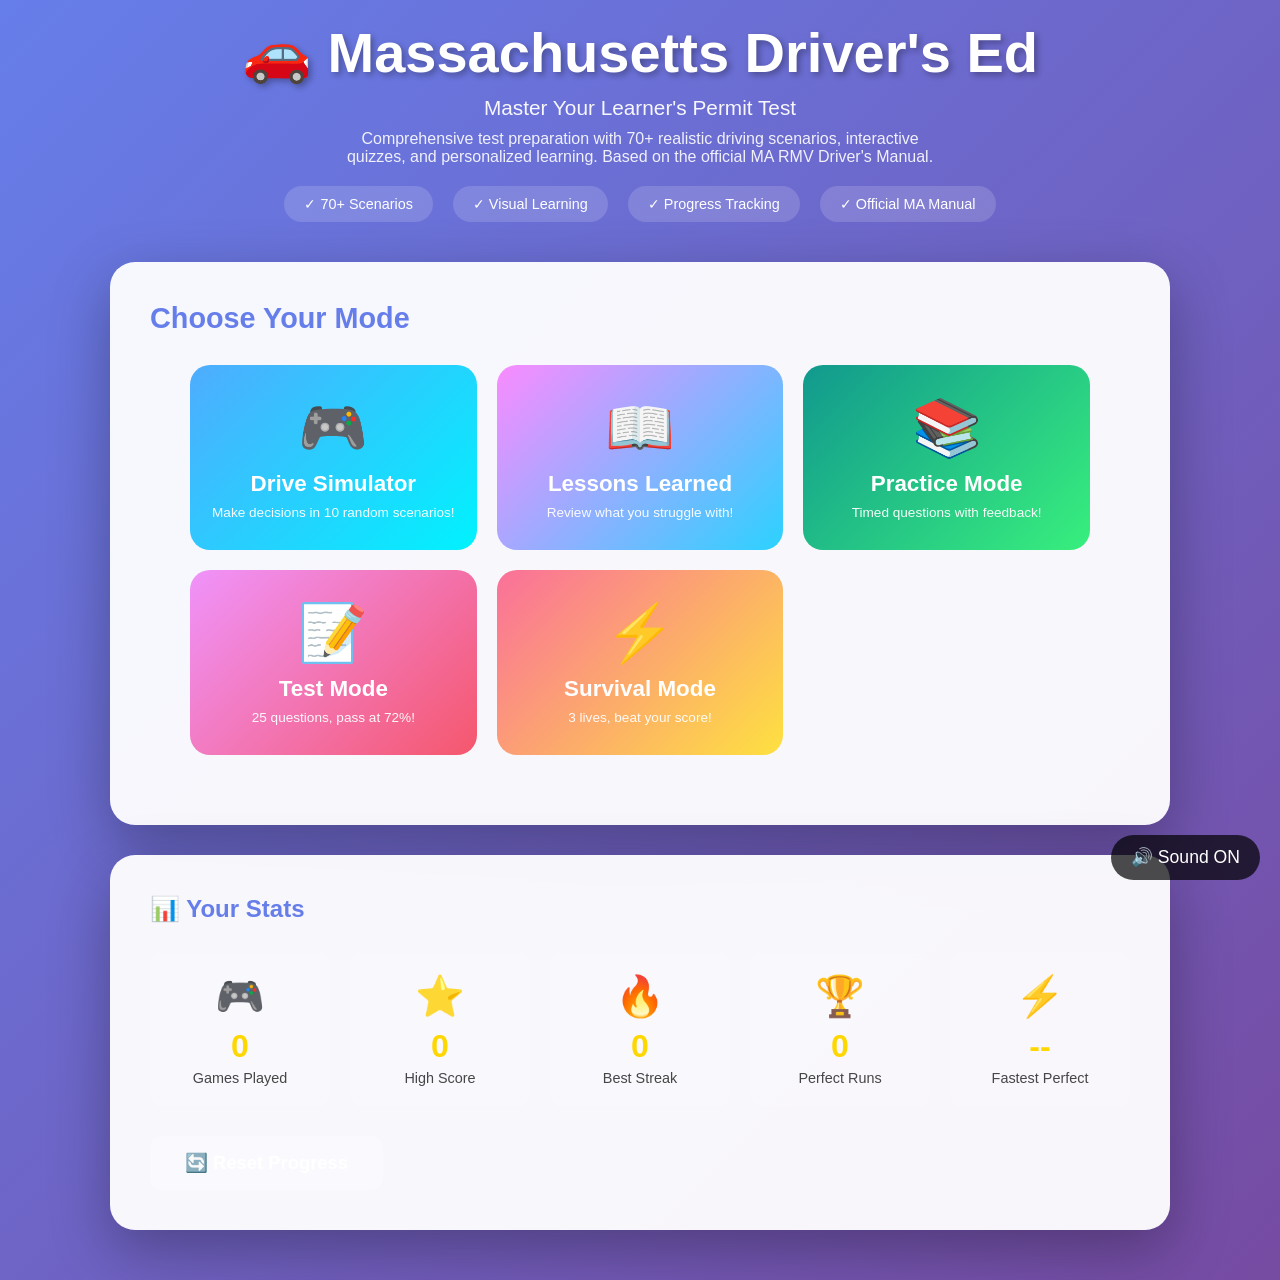
<file: final-game.html>
<!DOCTYPE html>
<html>
<head>
<meta charset="UTF-8">
<title>🚗 MA Driver's Ed - Complete Interactive Experience</title>
<style>
* { margin: 0; padding: 0; box-sizing: border-box; }
body {
    font-family: 'Segoe UI', Tahoma, Geneva, Verdana, sans-serif;
    background: linear-gradient(135deg, #667eea 0%, #764ba2 100%);
    min-height: 100vh;
    color: #fff;
}
.screen { display: none; animation: fadeIn 0.4s; }
.screen.active { display: block; }
@keyframes fadeIn { from { opacity: 0; } to { opacity: 1; } }
.container { max-width: 1100px; margin: 0 auto; padding: 20px; }
.header { text-align: center; margin-bottom: 40px; }
.title {
    font-size: 3.5rem;
    font-weight: bold;
    text-shadow: 3px 3px 6px rgba(0,0,0,0.3);
    margin-bottom: 10px;
}
.subtitle { font-size: 1.3rem; opacity: 0.95; }
.card {
    background: rgba(255,255,255,0.95);
    border-radius: 25px;
    padding: 40px;
    box-shadow: 0 20px 60px rgba(0,0,0,0.3);
    margin-bottom: 30px;
    color: #333;
}
.mode-grid {
    display: grid;
    grid-template-columns: repeat(3, 1fr);
    gap: 20px;
    margin: 30px 0;
    max-width: 900px;
    margin-left: auto;
    margin-right: auto;
}
@media (max-width: 768px) {
    .mode-grid {
        grid-template-columns: 1fr;
    }
}
.mode-card {
    background: linear-gradient(135deg, #667eea, #764ba2);
    border: none;
    border-radius: 20px;
    padding: 30px 20px;
    color: #fff;
    cursor: pointer;
    transition: all 0.3s;
    text-align: center;
}
.mode-card:hover { transform: translateY(-10px) scale(1.03); box-shadow: 0 20px 50px rgba(0,0,0,0.4); }
.mode-card.practice { background: linear-gradient(135deg, #11998e, #38ef7d); }
.mode-card.test { background: linear-gradient(135deg, #f093fb, #f5576c); }
.mode-card.survival { background: linear-gradient(135deg, #fa709a, #fee140); }
.mode-card.simulator { background: linear-gradient(135deg, #4facfe, #00f2fe); position: relative; }
.mode-card.lessons { background: linear-gradient(135deg, #fa8bff, #2bd2ff); }
.mode-icon { font-size: 3.5rem; margin-bottom: 10px; }
.mode-card h3 { font-size: 1.4rem; margin-bottom: 8px; }
.mode-card p { font-size: 0.85rem; opacity: 0.95; }
#simulatorCanvas {
    width: 100%;
    max-width: 800px;
    height: 400px;
    background: #87CEEB;
    border-radius: 15px;
    display: block;
    margin: 20px auto;
    border: 5px solid #fff;
}
.timer-bar-container {
    width: 100%;
    height: 8px;
    background: rgba(255,255,255,0.3);
    border-radius: 10px;
    overflow: hidden;
    margin-bottom: 15px;
}
.timer-bar {
    height: 100%;
    background: linear-gradient(90deg, #38ef7d, #f5576c);
    transition: width 0.1s linear;
}
.timer-bar.warning {
    background: linear-gradient(90deg, #ff6b6b, #ee5a24);
    animation: pulse 0.5s infinite;
}
@keyframes pulse { 0%, 100% { opacity: 1; } 50% { opacity: 0.7; } }
.timer-text {
    text-align: center;
    font-size: 1.2rem;
    font-weight: bold;
    margin-bottom: 10px;
}
.question-card {
    background: #fff;
    border-radius: 20px;
    padding: 40px;
    color: #333;
    box-shadow: 0 15px 40px rgba(0,0,0,0.2);
}
.question-text {
    font-size: 1.7rem;
    line-height: 1.6;
    margin-bottom: 30px;
    font-weight: 600;
}
.answers-container {
    display: grid;
    gap: 12px;
    margin-bottom: 20px;
}
.answer-option {
    background: #f5f7fa;
    border: 3px solid #e1e8ed;
    border-radius: 12px;
    padding: 18px 22px;
    font-size: 1.1rem;
    cursor: pointer;
    transition: all 0.3s;
    text-align: left;
}
.answer-option:hover:not(:disabled) {
    background: #667eea;
    color: #fff;
    transform: translateX(8px);
}
.answer-option.correct {
    background: #38ef7d;
    border-color: #38ef7d;
    color: #fff;
    animation: correctPulse 0.6s;
}
.answer-option.incorrect {
    background: #f5576c;
    border-color: #f5576c;
    color: #fff;
    animation: shake 0.5s;
}
@keyframes correctPulse {
    0%, 100% { transform: scale(1); }
    50% { transform: scale(1.05); }
}
@keyframes shake {
    0%, 100% { transform: translateX(0); }
    25% { transform: translateX(-10px); }
    75% { transform: translateX(10px); }
}
.explanation-box {
    background: #f0f4ff;
    border-left: 5px solid #667eea;
    border-radius: 10px;
    padding: 20px;
    margin: 20px 0;
    display: none;
}
.explanation-box.show { display: block; }
.explanation-title {
    font-size: 1.3rem;
    font-weight: bold;
    margin-bottom: 10px;
}
.explanation-title.correct { color: #38ef7d; }
.explanation-title.incorrect { color: #f5576c; }
.btn {
    padding: 16px 35px;
    border: none;
    border-radius: 12px;
    font-size: 1.15rem;
    font-weight: bold;
    cursor: pointer;
    transition: all 0.3s;
}
.btn-primary {
    background: linear-gradient(135deg, #667eea, #764ba2);
    color: #fff;
    width: 100%;
}
.btn-primary:hover { transform: translateY(-3px); }
.btn-secondary {
    background: rgba(255,255,255,0.2);
    color: #fff;
}
.btn-secondary:hover { background: rgba(255,255,255,0.3); }
.hide { display: none !important; }
.lessons-container {
    max-height: 500px;
    overflow-y: auto;
}
.lesson-item {
    background: rgba(255,255,255,0.1);
    padding: 20px;
    border-radius: 12px;
    margin-bottom: 15px;
    border-left: 5px solid #f5576c;
}
.lesson-item.priority-high { border-left-color: #ff4444; background: rgba(255,68,68,0.15); }
.lesson-item.priority-medium { border-left-color: #ffa500; background: rgba(255,165,0,0.1); }
.lesson-item.priority-low { border-left-color: #4facfe; }
.lesson-text { font-size: 1.05rem; line-height: 1.6; margin-bottom: 10px; }
.lesson-priority {
    display: inline-block;
    padding: 4px 12px;
    border-radius: 12px;
    font-size: 0.85rem;
    font-weight: bold;
    margin-bottom: 8px;
}
.lesson-priority.high { background: #ff4444; color: white; }
.lesson-priority.medium { background: #ffa500; color: white; }
.lesson-priority.low { background: #4facfe; color: white; }
.audio-toggle {
    position: fixed;
    bottom: 20px;
    right: 20px;
    background: rgba(0,0,0,0.7);
    padding: 12px 20px;
    border-radius: 25px;
    cursor: pointer;
    z-index: 10000;
    color: white;
    font-size: 1.1rem;
}
.audio-toggle:hover { background: rgba(0,0,0,0.85); }
.home-nav-btn {
    position: fixed;
    top: 20px;
    left: 20px;
    background: rgba(255,255,255,0.95);
    padding: 12px 24px;
    border-radius: 25px;
    cursor: pointer;
    z-index: 10000;
    color: #667eea;
    font-size: 1.1rem;
    font-weight: bold;
    box-shadow: 0 4px 15px rgba(0,0,0,0.3);
    transition: all 0.3s;
    border: 2px solid #667eea;
    display: none;
}
.home-nav-btn:hover {
    background: #667eea;
    color: white;
    transform: scale(1.05);
}
.home-nav-btn.show { display: block; }
.stats-grid {
    display: grid;
    grid-template-columns: repeat(auto-fit, minmax(150px, 1fr));
    gap: 20px;
    margin: 30px 0;
}
.stat-card {
    background: rgba(255,255,255,0.15);
    padding: 20px;
    border-radius: 12px;
    text-align: center;
}
.stat-card-icon { font-size: 2.5rem; margin-bottom: 8px; }
.stat-card-value { font-size: 2rem; font-weight: bold; color: #ffd700; }
.stat-card-label { font-size: 0.9rem; opacity: 0.9; margin-top: 5px; }
.scenario-info {
    text-align: center;
    font-size: 1.1rem;
    margin-bottom: 15px;
    color: #fff;
    font-weight: bold;
}
@media (max-width: 768px) {
    .title { font-size: 2.5rem; }
    .question-text { font-size: 1.3rem; }
    .mode-grid { grid-template-columns: 1fr; }
    #simulatorCanvas { height: 300px; }
}
</style>
</head>
<body>

<!-- Audio Toggle -->
<div class="audio-toggle" onclick="toggleAudio()" id="audioToggle">
    <span id="audioIcon">🔊</span> <span id="audioText">Sound ON</span>
</div>

<!-- Home Navigation Button -->
<button class="home-nav-btn" id="homeNavBtn" onclick="showScreen('menu')">
    🏠 Home
</button>

<!-- Menu Screen -->
<div id="menuScreen" class="screen active">
    <div class="container">
        <div class="header">
            <div class="title">🚗 Massachusetts Driver's Ed</div>
            <div class="subtitle">Master Your Learner's Permit Test</div>
            <p style="font-size: 1rem; opacity: 0.9; margin-top: 10px; max-width: 600px; margin-left: auto; margin-right: auto;">
                Comprehensive test preparation with 70+ realistic driving scenarios, interactive quizzes, and personalized learning. Based on the official MA RMV Driver's Manual.
            </p>
            <div style="display: flex; justify-content: center; gap: 20px; margin-top: 20px; flex-wrap: wrap;">
                <div style="background: rgba(255,255,255,0.15); padding: 10px 20px; border-radius: 20px; font-size: 0.9rem;">
                    ✓ 70+ Scenarios
                </div>
                <div style="background: rgba(255,255,255,0.15); padding: 10px 20px; border-radius: 20px; font-size: 0.9rem;">
                    ✓ Visual Learning
                </div>
                <div style="background: rgba(255,255,255,0.15); padding: 10px 20px; border-radius: 20px; font-size: 0.9rem;">
                    ✓ Progress Tracking
                </div>
                <div style="background: rgba(255,255,255,0.15); padding: 10px 20px; border-radius: 20px; font-size: 0.9rem;">
                    ✓ Official MA Manual
                </div>
            </div>
        </div>
        <div class="card">
            <h2 style="font-size: 1.8rem; margin-bottom: 25px; color: #667eea;">Choose Your Mode</h2>
            <div class="mode-grid">
                <button class="mode-card simulator" onclick="startSimulator()">
                    <div class="mode-icon">🎮</div>
                    <h3>Drive Simulator</h3>
                    <p>Make decisions in 10 random scenarios!</p>
                </button>
                <button class="mode-card lessons" onclick="showLessonsLearned()">
                    <div class="mode-icon">📖</div>
                    <h3>Lessons Learned</h3>
                    <p>Review what you struggle with!</p>
                </button>
                <button class="mode-card practice" onclick="startGame('practice')">
                    <div class="mode-icon">📚</div>
                    <h3>Practice Mode</h3>
                    <p>Timed questions with feedback!</p>
                </button>
                <button class="mode-card test" onclick="startGame('test')">
                    <div class="mode-icon">📝</div>
                    <h3>Test Mode</h3>
                    <p>25 questions, pass at 72%!</p>
                </button>
                <button class="mode-card survival" onclick="startGame('survival')">
                    <div class="mode-icon">⚡</div>
                    <h3>Survival Mode</h3>
                    <p>3 lives, beat your score!</p>
                </button>
            </div>
        </div>
        <div class="card">
            <h3 style="font-size: 1.5rem; margin-bottom: 20px; color: #667eea;">📊 Your Stats</h3>
            <div class="stats-grid">
                <div class="stat-card">
                    <div class="stat-card-icon">🎮</div>
                    <div class="stat-card-value" id="gamesPlayed">0</div>
                    <div class="stat-card-label">Games Played</div>
                </div>
                <div class="stat-card">
                    <div class="stat-card-icon">⭐</div>
                    <div class="stat-card-value" id="highScore">0</div>
                    <div class="stat-card-label">High Score</div>
                </div>
                <div class="stat-card">
                    <div class="stat-card-icon">🔥</div>
                    <div class="stat-card-value" id="bestStreak">0</div>
                    <div class="stat-card-label">Best Streak</div>
                </div>
                <div class="stat-card">
                    <div class="stat-card-icon">🏆</div>
                    <div class="stat-card-value" id="perfectRuns">0</div>
                    <div class="stat-card-label">Perfect Runs</div>
                </div>
                <div class="stat-card">
                    <div class="stat-card-icon">⚡</div>
                    <div class="stat-card-value" id="fastestPerfect">--</div>
                    <div class="stat-card-label">Fastest Perfect</div>
                </div>
            </div>
            <button class="btn btn-secondary" onclick="resetProgress()">🔄 Reset Progress</button>
        </div>
    </div>
</div>

<!-- Driving Simulator Screen -->
<div id="simulatorScreen" class="screen">
    <div class="container">
        <div class="header">
            <div class="title">🚗 Driving Simulator</div>
            <div class="subtitle">Score: <span id="simScore">0</span> | Streak: <span id="simStreak">0</span></div>
        </div>
        <div class="card">
            <div class="scenario-info">Scenario <span id="simScenarioNum">1</span> of 10</div>
            <div class="timer-text">Time: <span id="simTimeDisplay">15</span>s</div>
            <div class="timer-bar-container">
                <div class="timer-bar" id="simTimerBar" style="width: 100%"></div>
            </div>
            <canvas id="simulatorCanvas" width="800" height="400"></canvas>
            <div class="question-card">
                <div class="question-text" id="simQuestionText">Get ready to drive...</div>
                <div class="answers-container" id="simAnswersContainer"></div>
            </div>
            <button class="btn btn-secondary" onclick="showScreen('menu')" style="margin-top: 20px;">← Back to Home</button>
        </div>
    </div>
</div>

<!-- Lessons Learned Screen -->
<div id="lessonsScreen" class="screen">
    <div class="container">
        <div class="header">
            <div class="title">📖 Lessons Learned</div>
            <div class="subtitle">Focus on what you struggle with</div>
        </div>
        <div class="card">
            <div class="lessons-container" id="lessonsContainer">
                <p style="text-align: center; opacity: 0.7;">No lessons yet. Start playing!</p>
            </div>
            <button class="btn btn-secondary" onclick="showScreen('menu')" style="margin-top: 20px;">← Back to Home</button>
        </div>
    </div>
</div>

<!-- Quiz Screen -->
<div id="quizScreen" class="screen">
    <div class="container">
        <div class="header">
            <div class="title" id="quizModeTitle">Practice Mode</div>
            <div class="subtitle">Score: <span id="quizScore">0</span> | Streak: <span id="quizStreak">0</span> | Accuracy: <span id="quizAccuracy">0%</span></div>
        </div>
        <div class="card">
            <div class="timer-text">Time: <span id="quizTimeDisplay">15</span>s</div>
            <div class="timer-bar-container">
                <div class="timer-bar" id="quizTimerBar" style="width: 100%"></div>
            </div>
            <div class="question-card">
                <div class="question-text" id="quizQuestionText">Loading...</div>
                <div class="answers-container" id="quizAnswersContainer"></div>
                <div class="explanation-box" id="quizExplanationBox">
                    <div class="explanation-title" id="quizExplanationTitle"></div>
                    <div id="quizExplanationText"></div>
                </div>
                <button class="btn btn-primary hide" id="quizNextBtn" onclick="nextQuizQuestion()">Next Question →</button>
            </div>
            <button class="btn btn-secondary" onclick="showScreen('menu')" style="margin-top: 20px;">← Back to Home</button>
        </div>
    </div>
</div>

<!-- Results Screen -->
<div id="resultsScreen" class="screen">
    <div class="container">
        <div class="header">
            <div class="title">🎉 Complete!</div>
        </div>
        <div class="card">
            <div style="text-align: center;">
                <div style="font-size: 4rem; font-weight: bold; background: linear-gradient(45deg, #667eea, #764ba2); -webkit-background-clip: text; -webkit-text-fill-color: transparent; margin: 20px 0;" id="resultsFinalScore">0</div>
                <div style="font-size: 1.2rem; margin-bottom: 30px; color: #666;">POINTS</div>
                <div class="stats-grid">
                    <div class="stat-card">
                        <div class="stat-card-icon">📊</div>
                        <div class="stat-card-value" id="resultsTotal">0</div>
                        <div class="stat-card-label">Questions</div>
                    </div>
                    <div class="stat-card">
                        <div class="stat-card-icon">✅</div>
                        <div class="stat-card-value" id="resultsCorrect">0</div>
                        <div class="stat-card-label">Correct</div>
                    </div>
                    <div class="stat-card">
                        <div class="stat-card-icon">🎯</div>
                        <div class="stat-card-value" id="resultsAccuracy">0%</div>
                        <div class="stat-card-label">Accuracy</div>
                    </div>
                </div>
                <div style="font-size: 1.5rem; padding: 20px; background: rgba(102,126,234,0.1); border-radius: 12px; margin: 30px 0; color: #333;" id="resultsMessage"></div>
                <button class="btn btn-primary" onclick="showLessonsLearned()" style="margin-bottom: 15px;">📖 Review Lessons</button>
                <button class="btn btn-primary" onclick="showScreen('menu')">Back to Home</button>
            </div>
        </div>
    </div>
</div>

<script>
// ===== AUDIO SYSTEM =====
let audioEnabled = true;
const AudioContext = window.AudioContext || window.webkitAudioContext;
const audioCtx = new (AudioContext || webkitAudioContext)();

function playCorrectSound() {
    if (!audioEnabled) return;
    const osc = audioCtx.createOscillator();
    const gain = audioCtx.createGain();
    osc.connect(gain);
    gain.connect(audioCtx.destination);
    osc.frequency.value = 523.25;
    osc.type = 'sine';
    gain.gain.value = 0.3;
    osc.start();
    gain.gain.exponentialRampToValueAtTime(0.01, audioCtx.currentTime + 0.5);
    osc.stop(audioCtx.currentTime + 0.5);
}

function playWrongSound() {
    if (!audioEnabled) return;
    const osc = audioCtx.createOscillator();
    const gain = audioCtx.createGain();
    osc.connect(gain);
    gain.connect(audioCtx.destination);
    osc.frequency.value = 196;
    osc.type = 'sawtooth';
    gain.gain.value = 0.3;
    osc.start();
    gain.gain.exponentialRampToValueAtTime(0.01, audioCtx.currentTime + 0.3);
    osc.stop(audioCtx.currentTime + 0.3);
}

function toggleAudio() {
    audioEnabled = !audioEnabled;
    document.getElementById('audioIcon').textContent = audioEnabled ? '🔊' : '🔇';
    document.getElementById('audioText').textContent = audioEnabled ? 'Sound ON' : 'Sound OFF';

    if (!audioEnabled && bgMusic.playing) {
        stopBackgroundMusic();
    }
}

// ===== BACKGROUND MUSIC SYSTEM =====
const bgMusic = {
    playing: false,
    oscillators: [],
    gains: []
};

function startBackgroundMusic() {
    if (!audioEnabled || bgMusic.playing) return;
    bgMusic.playing = true;

    // Create a subtle ambient background track
    const now = audioCtx.currentTime;

    // Base drone (low frequency ambient)
    const bass = audioCtx.createOscillator();
    const bassGain = audioCtx.createGain();
    bass.type = 'sine';
    bass.frequency.value = 110; // A2
    bassGain.gain.value = 0.05;
    bass.connect(bassGain);
    bassGain.connect(audioCtx.destination);
    bass.start(now);
    bgMusic.oscillators.push(bass);
    bgMusic.gains.push(bassGain);

    // Mid harmony
    const mid = audioCtx.createOscillator();
    const midGain = audioCtx.createGain();
    mid.type = 'triangle';
    mid.frequency.value = 220; // A3
    midGain.gain.value = 0.03;
    mid.connect(midGain);
    midGain.connect(audioCtx.destination);
    mid.start(now);
    bgMusic.oscillators.push(mid);
    bgMusic.gains.push(midGain);

    // High shimmer
    const high = audioCtx.createOscillator();
    const highGain = audioCtx.createGain();
    high.type = 'sine';
    high.frequency.value = 440; // A4
    highGain.gain.value = 0.02;
    high.connect(highGain);
    highGain.connect(audioCtx.destination);
    high.start(now);
    bgMusic.oscillators.push(high);
    bgMusic.gains.push(highGain);

    // Add subtle pulsing effect
    bgMusic.gains.forEach((gain, idx) => {
        const pulseRate = 2 + idx * 0.5; // Different pulse rates for depth
        setInterval(() => {
            if (bgMusic.playing && audioEnabled) {
                const currentGain = gain.gain.value;
                gain.gain.setTargetAtTime(currentGain * 1.2, audioCtx.currentTime, 0.3);
                setTimeout(() => {
                    if (bgMusic.playing && audioEnabled) {
                        gain.gain.setTargetAtTime(currentGain, audioCtx.currentTime, 0.3);
                    }
                }, 300);
            }
        }, pulseRate * 1000);
    });
}

function stopBackgroundMusic() {
    if (!bgMusic.playing) return;
    bgMusic.playing = false;

    const fadeTime = audioCtx.currentTime + 0.5;
    bgMusic.gains.forEach(gain => {
        gain.gain.exponentialRampToValueAtTime(0.001, fadeTime);
    });

    setTimeout(() => {
        bgMusic.oscillators.forEach(osc => osc.stop());
        bgMusic.oscillators = [];
        bgMusic.gains = [];
    }, 600);
}

// ===== DRAWING HELPERS FOR SCENARIOS =====
const DrawHelpers = {
    // Enhanced road with lane markers and details
    road(ctx) {
        ctx.fillStyle = '#555';
        ctx.fillRect(200, 0, 400, 400);
        // Road edges
        ctx.strokeStyle = '#FFF';
        ctx.lineWidth = 3;
        ctx.beginPath();
        ctx.moveTo(200, 0); ctx.lineTo(200, 400);
        ctx.moveTo(600, 0); ctx.lineTo(600, 400);
        ctx.stroke();
    },

    // Center dashed line
    dashedCenter(ctx, color='#FFD700') {
        ctx.strokeStyle = color;
        ctx.lineWidth = 4;
        ctx.setLineDash([20, 20]);
        ctx.beginPath();
        ctx.moveTo(400, 0);
        ctx.lineTo(400, 400);
        ctx.stroke();
        ctx.setLineDash([]);
    },

    // Your car
    car(ctx, x=400, y=300, color='#FF6B6B') {
        ctx.fillStyle = color;
        ctx.fillRect(x - 25, y - 40, 50, 80);
        // Windshield
        ctx.fillStyle = '#87CEEB';
        ctx.fillRect(x - 20, y - 30, 40, 30);
        // Wheels
        ctx.fillStyle = '#333';
        ctx.fillRect(x - 25, y - 50, 10, 10);
        ctx.fillRect(x + 15, y - 50, 10, 10);
        ctx.fillRect(x - 25, y + 30, 10, 10);
        ctx.fillRect(x + 15, y + 30, 10, 10);
        // Headlights
        ctx.fillStyle = '#FFFF00';
        ctx.fillRect(x - 20, y - 42, 12, 4);
        ctx.fillRect(x + 8, y - 42, 12, 4);
    },

    // Traffic signals
    stopSign(ctx, x, y, size=40) {
        ctx.fillStyle = '#FF0000';
        ctx.beginPath();
        for (let i = 0; i < 8; i++) {
            const angle = (i * Math.PI / 4) - Math.PI / 8;
            const px = x + size * Math.cos(angle);
            const py = y + size * Math.sin(angle);
            if (i === 0) ctx.moveTo(px, py);
            else ctx.lineTo(px, py);
        }
        ctx.closePath();
        ctx.fill();
        ctx.strokeStyle = '#FFF';
        ctx.lineWidth = 3;
        ctx.stroke();
        ctx.fillStyle = '#FFF';
        ctx.font = 'bold 18px Arial';
        ctx.textAlign = 'center';
        ctx.fillText('STOP', x, y + 6);
    },

    yieldSign(ctx, x, y, size=40) {
        ctx.fillStyle = '#FF0000';
        ctx.beginPath();
        ctx.moveTo(x, y - size);
        ctx.lineTo(x - size, y + size/2);
        ctx.lineTo(x + size, y + size/2);
        ctx.closePath();
        ctx.fill();
        ctx.strokeStyle = '#FFF';
        ctx.lineWidth = 3;
        ctx.stroke();
        ctx.fillStyle = '#FFF';
        ctx.font = 'bold 14px Arial';
        ctx.textAlign = 'center';
        ctx.fillText('YIELD', x, y + 5);
    },

    speedLimit(ctx, x, y, speed) {
        ctx.fillStyle = '#FFF';
        ctx.fillRect(x - 35, y - 45, 70, 90);
        ctx.strokeStyle = '#000';
        ctx.lineWidth = 3;
        ctx.strokeRect(x - 35, y - 45, 70, 90);
        ctx.fillStyle = '#000';
        ctx.font = 'bold 12px Arial';
        ctx.textAlign = 'center';
        ctx.fillText('SPEED', x, y - 20);
        ctx.fillText('LIMIT', x, y - 5);
        ctx.font = 'bold 28px Arial';
        ctx.fillText(speed, x, y + 30);
    },

    trafficLight(ctx, x, y, activeColor='red') {
        ctx.fillStyle = '#333';
        ctx.fillRect(x - 20, y - 50, 40, 100);
        const colors = {red: 0, yellow: 1, green: 2};
        const active = colors[activeColor] || 0;
        ['#FF0000', '#FFD700', '#00FF00'].forEach((color, idx) => {
            ctx.fillStyle = idx === active ? color : '#444';
            ctx.beginPath();
            ctx.arc(x, y - 30 + idx * 30, 12, 0, Math.PI * 2);
            ctx.fill();
        });
    },

    fireHydrant(ctx, x, y) {
        ctx.fillStyle = '#FF0000';
        ctx.fillRect(x - 15, y - 20, 30, 40);
        ctx.fillRect(x - 20, y - 30, 40, 10);
        ctx.fillRect(x - 20, y + 20, 40, 10);
        // Shine effect
        ctx.fillStyle = '#FF6B6B';
        ctx.fillRect(x - 8, y - 15, 8, 20);
    },

    pedestrian(ctx, x, y, color='#FF6B6B') {
        ctx.fillStyle = color;
        ctx.beginPath();
        ctx.arc(x, y - 15, 12, 0, Math.PI * 2);
        ctx.fill();
        ctx.fillRect(x - 6, y - 3, 12, 30);
        ctx.fillRect(x - 18, y + 2, 36, 6);
        // Legs
        ctx.fillRect(x - 6, y + 27, 5, 20);
        ctx.fillRect(x + 1, y + 27, 5, 20);
    },

    schoolBus(ctx, x, y) {
        ctx.fillStyle = '#FFD700';
        ctx.fillRect(x - 40, y - 25, 80, 50);
        ctx.fillStyle = '#000';
        ctx.fillRect(x - 35, y - 20, 15, 20);
        ctx.fillRect(x + 20, y - 20, 15, 20);
        ctx.fillStyle = '#FF0000';
        ctx.font = 'bold 12px Arial';
        ctx.textAlign = 'center';
        ctx.fillText('STOP', x, y + 10);
    },

    emergencyVehicle(ctx, x, y) {
        ctx.fillStyle = '#FFF';
        ctx.fillRect(x - 35, y - 25, 70, 50);
        ctx.fillStyle = '#FF0000';
        ctx.fillRect(x - 20, y - 35, 40, 10);
        ctx.fillStyle = '#0000FF';
        ctx.beginPath();
        ctx.arc(x - 15, y - 30, 5, 0, Math.PI * 2);
        ctx.arc(x + 15, y - 30, 5, 0, Math.PI * 2);
        ctx.fill();
    }
};

// ===== DRIVING SCENARIOS - Comprehensive MA Test Coverage (100 scenarios) =====
const SIMULATOR_SCENARIOS = [
    // TRAFFIC SIGNS - Regulatory (20 scenarios)
    {
        id: "sim_001",
        difficulty: "easy",
        question: "You see this red octagonal sign ahead. What must you do?",
        options: ["Slow down and proceed", "Come to a complete stop", "Yield to traffic", "Speed up to clear intersection"],
        correctAnswer: 1,
        explanation: "An octagonal (8-sided) red sign is always a STOP sign. You must come to a complete stop.",
        draw: function(ctx) {
            DrawHelpers.road(ctx);
            DrawHelpers.dashedCenter(ctx);
            DrawHelpers.stopSign(ctx, 650, 150);
            ctx.strokeStyle = '#FFF';
            ctx.lineWidth = 6;
            ctx.beginPath();
            ctx.moveTo(200, 220);
            ctx.lineTo(600, 220);
            ctx.stroke();
            DrawHelpers.car(ctx);
        }
    },
    {
        id: "sim_002",
        difficulty: "easy",
        question: "You approach this triangular sign. What should you do?",
        options: ["Stop completely", "Slow down and yield to traffic", "Speed up", "Honk horn"],
        correctAnswer: 1,
        explanation: "An upside-down triangle is a YIELD sign. Slow down and give right-of-way to other traffic.",
        draw: function(ctx) {
            DrawHelpers.road(ctx);
            DrawHelpers.dashedCenter(ctx);
            DrawHelpers.yieldSign(ctx, 650, 150);
            DrawHelpers.car(ctx);
        }
    },
    {
        id: "sim_003",
        difficulty: "medium",
        question: "What does this circular sign mean?",
        options: ["Railroad crossing ahead", "No U-turn", "Roundabout ahead", "School zone"],
        correctAnswer: 0,
        explanation: "A circular yellow sign with an X indicates a railroad crossing ahead.",
        draw: function(ctx) {
            DrawHelpers.road(ctx);
            DrawHelpers.dashedCenter(ctx);
            ctx.fillStyle = '#FFD700';
            ctx.beginPath();
            ctx.arc(650, 150, 40, 0, Math.PI * 2);
            ctx.fill();
            ctx.strokeStyle = '#000';
            ctx.lineWidth = 3;
            ctx.stroke();
            ctx.font = 'bold 30px Arial';
            ctx.fillStyle = '#000';
            ctx.textAlign = 'center';
            ctx.fillText('R R', 650, 160);
            DrawHelpers.car(ctx);
        }
    },
    {
        id: "sim_004",
        difficulty: "easy",
        question: "This rectangular white sign with red text says 'SPEED LIMIT 25'. What must you do?",
        options: ["Drive at exactly 25 mph", "Drive at or below 25 mph", "Drive at 25-30 mph", "It's just a suggestion"],
        correctAnswer: 1,
        explanation: "Speed limit signs show the maximum legal speed. You must not exceed 25 mph.",
        draw: function(ctx) {
            DrawHelpers.road(ctx);
            DrawHelpers.dashedCenter(ctx);
            DrawHelpers.speedLimit(ctx, 675, 175, '25');
            DrawHelpers.car(ctx);
        }
    },
    {
        id: "sim_005",
        difficulty: "medium",
        question: "You see a white rectangular sign with 'DO NOT ENTER' in red. What must you do?",
        options: ["Proceed with caution", "Do not enter this road", "Yield and enter", "Enter at slow speed"],
        correctAnswer: 1,
        explanation: "'DO NOT ENTER' signs mean you cannot go that direction. It's often a one-way street.",
        draw: function(ctx) {
            DrawHelpers.road(ctx);
            ctx.fillStyle = '#FFF';
            ctx.fillRect(610, 120, 120, 60);
            ctx.fillStyle = '#FF0000';
            ctx.font = 'bold 16px Arial';
            ctx.textAlign = 'center';
            ctx.fillText('DO NOT', 670, 145);
            ctx.fillText('ENTER', 670, 165);
            DrawHelpers.car(ctx);
        }
    },
    {
        id: "sim_006",
        difficulty: "easy",
        question: "You see a red circle with a line through it over a left turn arrow. What does this mean?",
        options: ["Left turns recommended", "No left turn allowed", "Left turn yield", "Left turn only"],
        correctAnswer: 1,
        explanation: "A red circle with a slash means 'NO' - this prohibits left turns.",
        draw: function(ctx) {
            DrawHelpers.road(ctx);
            DrawHelpers.dashedCenter(ctx);
            ctx.fillStyle = '#FFF';
            ctx.beginPath();
            ctx.arc(650, 150, 35, 0, Math.PI * 2);
            ctx.fill();
            ctx.strokeStyle = '#FF0000';
            ctx.lineWidth = 5;
            ctx.beginPath();
            ctx.arc(650, 150, 35, 0, Math.PI * 2);
            ctx.stroke();
            ctx.beginPath();
            ctx.moveTo(625, 125);
            ctx.lineTo(675, 175);
            ctx.stroke();
            ctx.font = 'bold 24px Arial';
            ctx.fillStyle = '#000';
            ctx.fillText('←', 650, 160);
            DrawHelpers.car(ctx);
        }
    },
    {
        id: "sim_007",
        difficulty: "medium",
        question: "You see a white rectangular sign that says 'ONE WAY' with an arrow pointing right. What does this mean?",
        options: ["Turn right only", "Traffic flows right only on this street", "Right lane only", "Merge right"],
        correctAnswer: 1,
        explanation: "ONE WAY signs indicate that all traffic on that street travels in the indicated direction only.",
        draw: function(ctx) {
            DrawHelpers.road(ctx);
            ctx.fillStyle = '#FFF';
            ctx.fillRect(610, 120, 120, 60);
            ctx.strokeStyle = '#000';
            ctx.lineWidth = 3;
            ctx.strokeRect(610, 120, 120, 60);
            ctx.fillStyle = '#000';
            ctx.font = 'bold 18px Arial';
            ctx.textAlign = 'center';
            ctx.fillText('ONE WAY', 670, 145);
            ctx.font = 'bold 32px Arial';
            ctx.fillText('→', 670, 175);
            DrawHelpers.car(ctx);
        }
    },
    {
        id: "sim_008",
        difficulty: "medium",
        question: "This sign shows 'WRONG WAY' in red on white. What should you do?",
        options: ["Continue carefully", "Turn around immediately", "Pull over and wait", "Speed up"],
        correctAnswer: 1,
        explanation: "WRONG WAY means you are going the wrong direction on a one-way street. Turn around safely and immediately.",
        draw: function(ctx) {
            DrawHelpers.road(ctx);
            ctx.fillStyle = '#FF0000';
            ctx.fillRect(300, 80, 200, 80);
            ctx.fillStyle = '#FFF';
            ctx.font = 'bold 32px Arial';
            ctx.textAlign = 'center';
            ctx.fillText('WRONG', 400, 115);
            ctx.fillText('WAY', 400, 150);
            DrawHelpers.car(ctx);
        }
    },
    {
        id: "sim_009",
        difficulty: "easy",
        question: "What is the speed limit in a school zone when children are present?",
        options: ["15 mph", "20 mph", "25 mph", "30 mph"],
        correctAnswer: 1,
        explanation: "In Massachusetts school zones, the speed limit is 20 mph when children are present.",
        draw: function(ctx) {
            DrawHelpers.road(ctx);
            DrawHelpers.dashedCenter(ctx);
            ctx.fillStyle = '#FFFF00';
            ctx.fillRect(630, 130, 80, 80);
            ctx.strokeStyle = '#000';
            ctx.lineWidth = 3;
            ctx.strokeRect(630, 130, 80, 80);
            ctx.fillStyle = '#000';
            ctx.font = 'bold 16px Arial';
            ctx.textAlign = 'center';
            ctx.fillText('SCHOOL', 670, 155);
            ctx.fillText('ZONE', 670, 175);
            DrawHelpers.pedestrian(ctx, 320, 230);
            DrawHelpers.pedestrian(ctx, 350, 230, '#4facfe');
            DrawHelpers.car(ctx);
        }
    },
    {
        id: "sim_010",
        difficulty: "hard",
        question: "You see a sign with 'YIELD AHEAD' in black on yellow. What does this mean?",
        options: ["Yield now", "A yield sign is ahead", "Yield to pedestrians", "School zone ahead"],
        correctAnswer: 1,
        explanation: "Warning signs (yellow) with text alert you to conditions ahead. This warns a yield sign is coming.",
        draw: function(ctx) {
            DrawHelpers.road(ctx);
            DrawHelpers.dashedCenter(ctx);
            ctx.fillStyle = '#FFFF00';
            ctx.fillRect(630, 120, 80, 80);
            ctx.strokeStyle = '#000';
            ctx.lineWidth = 3;
            ctx.strokeRect(630, 120, 80, 80);
            ctx.fillStyle = '#000';
            ctx.font = 'bold 14px Arial';
            ctx.textAlign = 'center';
            ctx.fillText('YIELD', 670, 155);
            ctx.fillText('AHEAD', 670, 175);
            DrawHelpers.car(ctx);
        }
    },

    // TRAFFIC SIGNS - Warning (15 scenarios)
    {
        id: "sim_011",
        difficulty: "easy",
        question: "What does a diamond-shaped yellow sign indicate?",
        options: ["Stop required", "Warning or caution", "Hospital nearby", "Construction zone"],
        correctAnswer: 1,
        explanation: "Diamond-shaped yellow signs are warning signs that alert you to potential hazards ahead.",
        draw: function(ctx) {
            DrawHelpers.road(ctx);
            DrawHelpers.dashedCenter(ctx);
            ctx.save();
            ctx.translate(650, 150);
            ctx.rotate(Math.PI / 4);
            ctx.fillStyle = '#FFFF00';
            ctx.fillRect(-35, -35, 70, 70);
            ctx.strokeStyle = '#000';
            ctx.lineWidth = 3;
            ctx.strokeRect(-35, -35, 70, 70);
            ctx.restore();
            ctx.fillStyle = '#000';
            ctx.font = 'bold 36px Arial';
            ctx.textAlign = 'center';
            ctx.fillText('!', 650, 160);
            DrawHelpers.car(ctx);
        }
    },
    {
        id: "sim_012",
        difficulty: "medium",
        question: "You see a yellow diamond sign with a curved arrow. What should you do?",
        options: ["U-turn allowed", "Sharp curve ahead, slow down", "Merge lane", "Exit ramp"],
        correctAnswer: 1,
        explanation: "A yellow sign with a curved arrow warns of a sharp curve ahead. Reduce speed before the curve.",
        draw: function(ctx) {
            DrawHelpers.road(ctx);
            DrawHelpers.dashedCenter(ctx);
            ctx.save();
            ctx.translate(650, 150);
            ctx.rotate(Math.PI / 4);
            ctx.fillStyle = '#FFFF00';
            ctx.fillRect(-35, -35, 70, 70);
            ctx.strokeStyle = '#000';
            ctx.lineWidth = 3;
            ctx.strokeRect(-35, -35, 70, 70);
            ctx.restore();
            ctx.strokeStyle = '#000';
            ctx.lineWidth = 4;
            ctx.beginPath();
            ctx.arc(650, 160, 20, 0, Math.PI);
            ctx.stroke();
            DrawHelpers.car(ctx);
        }
    },
    {
        id: "sim_013",
        difficulty: "medium",
        question: "A yellow diamond sign shows a deer. What does this mean?",
        options: ["Hunting area", "Deer crossing area ahead", "Wildlife preserve", "No animals allowed"],
        correctAnswer: 1,
        explanation: "Animal warning signs alert you to areas where animals frequently cross the road.",
        draw: function(ctx) {
            DrawHelpers.road(ctx);
            DrawHelpers.dashedCenter(ctx);
            ctx.save();
            ctx.translate(650, 150);
            ctx.rotate(Math.PI / 4);
            ctx.fillStyle = '#FFFF00';
            ctx.fillRect(-35, -35, 70, 70);
            ctx.strokeStyle = '#000';
            ctx.lineWidth = 3;
            ctx.strokeRect(-35, -35, 70, 70);
            ctx.restore();
            ctx.fillStyle = '#000';
            ctx.font = 'bold 32px Arial';
            ctx.textAlign = 'center';
            ctx.fillText('🦌', 650, 165);
            DrawHelpers.car(ctx);
        }
    },
    {
        id: "sim_014",
        difficulty: "medium",
        question: "Yellow diamond sign with two arrows pointing different directions means:",
        options: ["Two-way traffic ahead", "Fork in road", "Lane ends", "Divided highway ends"],
        correctAnswer: 0,
        explanation: "Two arrows pointing opposite directions warn that you're entering a two-way traffic area.",
        draw: function(ctx) {
            DrawHelpers.road(ctx);
            DrawHelpers.dashedCenter(ctx);
            ctx.save();
            ctx.translate(650, 150);
            ctx.rotate(Math.PI / 4);
            ctx.fillStyle = '#FFFF00';
            ctx.fillRect(-35, -35, 70, 70);
            ctx.strokeStyle = '#000';
            ctx.lineWidth = 3;
            ctx.strokeRect(-35, -35, 70, 70);
            ctx.restore();
            ctx.fillStyle = '#000';
            ctx.font = 'bold 24px Arial';
            ctx.textAlign = 'center';
            ctx.fillText('↑', 640, 160);
            ctx.fillText('↓', 660, 160);
            DrawHelpers.car(ctx);
        }
    },
    {
        id: "sim_015",
        difficulty: "easy",
        question: "You see a yellow sign with a pedestrian symbol. What does this mean?",
        options: ["Sidewalk ahead", "Pedestrian crossing ahead", "No pedestrians", "School zone"],
        correctAnswer: 1,
        explanation: "Pedestrian crossing signs warn drivers that pedestrians may be crossing ahead.",
        draw: function(ctx) {
            DrawHelpers.road(ctx);
            DrawHelpers.dashedCenter(ctx);
            ctx.save();
            ctx.translate(650, 150);
            ctx.rotate(Math.PI / 4);
            ctx.fillStyle = '#FFFF00';
            ctx.fillRect(-35, -35, 70, 70);
            ctx.strokeStyle = '#000';
            ctx.lineWidth = 3;
            ctx.strokeRect(-35, -35, 70, 70);
            ctx.restore();
            ctx.fillStyle = '#000';
            ctx.beginPath();
            ctx.arc(650, 140, 6, 0, Math.PI * 2);
            ctx.fill();
            ctx.fillRect(646, 146, 8, 15);
            DrawHelpers.car(ctx);
        }
    },

    // ROAD MARKINGS & SIGNALS (20 scenarios)
    {
        id: "sim_016",
        difficulty: "medium",
        question: "You see double solid yellow lines. Can you cross them to pass?",
        options: ["Yes, if safe", "No, never", "Only in daytime", "Only for slow vehicles"],
        correctAnswer: 1,
        explanation: "Double solid yellow lines mean NO PASSING in either direction.",
        draw: function(ctx) {
            DrawHelpers.road(ctx);
            ctx.strokeStyle = '#FFD700';
            ctx.lineWidth = 8;
            ctx.beginPath();
            ctx.moveTo(390, 0);
            ctx.lineTo(390, 400);
            ctx.stroke();
            ctx.beginPath();
            ctx.moveTo(410, 0);
            ctx.lineTo(410, 400);
            ctx.stroke();
            ctx.fillStyle = '#FF6B6B';
            ctx.beginPath();
            ctx.moveTo(350, 200);
            ctx.lineTo(370, 190);
            ctx.lineTo(370, 210);
            ctx.closePath();
            ctx.fill();
            DrawHelpers.car(ctx);
        }
    },
    {
        id: "sim_017",
        difficulty: "easy",
        question: "You see a broken (dashed) yellow line. Can you pass when safe?",
        options: ["Yes, when safe", "No, never", "Only if no oncoming traffic visible", "Only on highways"],
        correctAnswer: 0,
        explanation: "A broken/dashed yellow line means passing IS ALLOWED when it's safe to do so.",
        draw: function(ctx) {
            DrawHelpers.road(ctx);
            ctx.strokeStyle = '#FFD700';
            ctx.lineWidth = 6;
            ctx.setLineDash([30, 30]);
            ctx.beginPath();
            ctx.moveTo(400, 0);
            ctx.lineTo(400, 400);
            ctx.stroke();
            ctx.setLineDash([]);
            ctx.fillStyle = '#888';
            ctx.fillRect(385, 120, 30, 50);
            DrawHelpers.car(ctx);
        }
    },
    {
        id: "sim_018",
        difficulty: "medium",
        question: "Can you change lanes across this solid white line?",
        options: ["Yes, if safe", "No, prohibited", "Only in emergencies", "Only at low speed"],
        correctAnswer: 1,
        explanation: "Solid white lines PROHIBIT lane changes.",
        draw: function(ctx) {
            DrawHelpers.road(ctx);
            ctx.strokeStyle = '#FFF';
            ctx.lineWidth = 6;
            ctx.beginPath();
            ctx.moveTo(350, 0);
            ctx.lineTo(350, 400);
            ctx.stroke();
            ctx.fillStyle = '#FF6B6B';
            ctx.font = 'bold 40px Arial';
            ctx.textAlign = 'center';
            ctx.fillText('→', 300, 250);
            DrawHelpers.car(ctx, 280, 200);
        }
    },
    {
        id: "sim_019",
        difficulty: "easy",
        question: "You're at a red light and want to turn right. What can you do?",
        options: ["Turn immediately", "Stop, then turn if clear and no sign prohibits", "Wait for green", "Honk and turn"],
        correctAnswer: 1,
        explanation: "You can turn right on red AFTER stopping, if safe and no sign prohibits it.",
        draw: function(ctx) {
            DrawHelpers.road(ctx);
            DrawHelpers.dashedCenter(ctx);
            DrawHelpers.trafficLight(ctx, 670, 130, 'red');
            ctx.fillStyle = '#FFFF00';
            ctx.font = 'bold 48px Arial';
            ctx.textAlign = 'center';
            ctx.fillText('→', 500, 250);
            DrawHelpers.car(ctx);
        }
    },
    {
        id: "sim_020",
        difficulty: "medium",
        question: "The traffic light is yellow. What should you do?",
        options: ["Speed up to beat the red", "Stop if safe to do so", "Maintain speed", "Honk horn"],
        correctAnswer: 1,
        explanation: "Yellow means the light is about to turn red. Stop if you can safely do so.",
        draw: function(ctx) {
            DrawHelpers.road(ctx);
            DrawHelpers.dashedCenter(ctx);
            DrawHelpers.trafficLight(ctx, 670, 130, 'yellow');
            DrawHelpers.car(ctx);
        }
    },
    {
        id: "sim_021",
        difficulty: "hard",
        question: "One solid yellow line and one dashed on your side. Can you pass?",
        options: ["No, never", "Yes, the dashed line allows it", "Only in emergencies", "Only if no cars visible"],
        correctAnswer: 1,
        explanation: "If the dashed line is on YOUR side, you may pass when safe. Solid line means oncoming traffic cannot pass.",
        draw: function(ctx) {
            DrawHelpers.road(ctx);
            ctx.strokeStyle = '#FFD700';
            ctx.lineWidth = 6;
            ctx.setLineDash([30, 30]);
            ctx.beginPath();
            ctx.moveTo(390, 0);
            ctx.lineTo(390, 400);
            ctx.stroke();
            ctx.setLineDash([]);
            ctx.beginPath();
            ctx.moveTo(410, 0);
            ctx.lineTo(410, 400);
            ctx.stroke();
            DrawHelpers.car(ctx);
        }
    },
    {
        id: "sim_022",
        difficulty: "hard",
        question: "What do white arrows painted on your lane mean?",
        options: ["Speed up", "Direction you must travel in that lane", "Passing zone", "Parking allowed"],
        correctAnswer: 1,
        explanation: "White arrows on the pavement show which direction(s) you can travel from that lane.",
        draw: function(ctx) {
            DrawHelpers.road(ctx);
            ctx.strokeStyle = '#FFF';
            ctx.lineWidth = 4;
            ctx.beginPath();
            ctx.moveTo(300, 0);
            ctx.lineTo(300, 400);
            ctx.moveTo(500, 0);
            ctx.lineTo(500, 400);
            ctx.stroke();
            ctx.fillStyle = '#FFF';
            ctx.font = 'bold 60px Arial';
            ctx.textAlign = 'center';
            ctx.fillText('↑', 400, 160);
            DrawHelpers.car(ctx);
        }
    },
    {
        id: "sim_023",
        difficulty: "medium",
        question: "The lights are flashing at this railroad crossing. What must you do?",
        options: ["Slow and look", "Stop and wait for train", "Proceed if no train visible", "Honk and cross"],
        correctAnswer: 1,
        explanation: "When railroad crossing lights are flashing, you MUST stop and wait for the train to pass.",
        draw: function(ctx) {
            DrawHelpers.road(ctx);
            DrawHelpers.dashedCenter(ctx);
            ctx.strokeStyle = '#FFF';
            ctx.lineWidth = 8;
            ctx.beginPath();
            ctx.moveTo(380, 190);
            ctx.lineTo(420, 210);
            ctx.moveTo(380, 210);
            ctx.lineTo(420, 190);
            ctx.stroke();
            ctx.fillStyle = '#FFD700';
            ctx.beginPath();
            ctx.arc(650, 150, 40, 0, Math.PI * 2);
            ctx.fill();
            ctx.strokeStyle = '#000';
            ctx.lineWidth = 3;
            ctx.stroke();
            ctx.fillStyle = '#000';
            ctx.font = 'bold 24px Arial';
            ctx.textAlign = 'center';
            ctx.fillText('RR', 650, 160);
            ctx.fillStyle = '#FF0000';
            ctx.beginPath();
            ctx.arc(650, 100, 12, 0, Math.PI * 2);
            ctx.fill();
            DrawHelpers.car(ctx);
        }
    },
    {
        id: "sim_024",
        difficulty: "easy",
        question: "A pedestrian is crossing at this crosswalk. What must you do?",
        options: ["Honk to warn them", "Speed up to pass", "Stop and yield", "Slow down but continue"],
        correctAnswer: 2,
        explanation: "You MUST stop and yield to pedestrians in crosswalks.",
        draw: function(ctx) {
            DrawHelpers.road(ctx);
            DrawHelpers.dashedCenter(ctx);
            ctx.fillStyle = '#FFF';
            for (let x = 200; x < 600; x += 40) {
                ctx.fillRect(x, 200, 30, 80);
            }
            DrawHelpers.pedestrian(ctx, 350, 245);
            DrawHelpers.car(ctx);
        }
    },
    {
        id: "sim_025",
        difficulty: "medium",
        question: "You see white diagonal lines (hatching) on the road. What does this mean?",
        options: ["Passing zone", "Do not drive in this area", "Parking area", "Bike lane"],
        correctAnswer: 1,
        explanation: "Diagonal white lines mark areas where you should not drive, such as between lanes.",
        draw: function(ctx) {
            DrawHelpers.road(ctx);
            ctx.fillStyle = '#555';
            ctx.fillRect(350, 0, 100, 400);
            ctx.strokeStyle = '#FFF';
            ctx.lineWidth = 3;
            for (let y = 0; y < 400; y += 30) {
                ctx.beginPath();
                ctx.moveTo(350, y);
                ctx.lineTo(450, y + 30);
                ctx.stroke();
            }
            DrawHelpers.car(ctx, 280, 200);
        }
    },

    // PARKING & TRAFFIC LAWS (15 scenarios)
    {
        id: "sim_026",
        difficulty: "medium",
        question: "You want to park here. The fire hydrant is 8 feet away. Can you park?",
        options: ["Yes, it's fine", "No, must be 10+ feet away", "Yes, if under 5 minutes", "Only at night"],
        correctAnswer: 1,
        explanation: "You must park at least 10 feet away from a fire hydrant.",
        draw: function(ctx) {
            DrawHelpers.road(ctx);
            ctx.strokeStyle = '#FFF';
            ctx.lineWidth = 3;
            ctx.strokeRect(500, 260, 120, 100);
            DrawHelpers.fireHydrant(ctx, 645, 300);
            ctx.strokeStyle = '#FFFF00';
            ctx.lineWidth = 2;
            ctx.setLineDash([5, 5]);
            ctx.beginPath();
            ctx.moveTo(620, 310);
            ctx.lineTo(560, 310);
            ctx.stroke();
            ctx.setLineDash([]);
            ctx.fillStyle = '#FFFF00';
            ctx.font = 'bold 14px Arial';
            ctx.textAlign = 'center';
            ctx.fillText('8 ft', 580, 305);
        }
    },
    {
        id: "sim_027",
        difficulty: "hard",
        question: "How far from a crosswalk must you park?",
        options: ["5 feet", "10 feet", "20 feet", "No restriction"],
        correctAnswer: 2,
        explanation: "You must park at least 20 feet from a crosswalk.",
        draw: function(ctx) {
            DrawHelpers.road(ctx);
            ctx.fillStyle = '#FFF';
            for (let x = 200; x < 600; x += 40) {
                ctx.fillRect(x, 150, 30, 60);
            }
            ctx.strokeStyle = '#FFF';
            ctx.lineWidth = 3;
            ctx.strokeRect(480, 260, 100, 100);
            ctx.fillStyle = '#FFFF00';
            ctx.font = 'bold 14px Arial';
            ctx.textAlign = 'center';
            ctx.fillText('20 ft?', 400, 235);
        }
    },
    {
        id: "sim_028",
        difficulty: "medium",
        question: "How far must you park from an intersection?",
        options: ["5 feet", "10 feet", "20 feet", "30 feet"],
        correctAnswer: 2,
        explanation: "You must park at least 20 feet from an intersection.",
        draw: function(ctx) {
            ctx.fillStyle = '#555';
            ctx.fillRect(0, 0, 800, 180);
            ctx.fillRect(380, 0, 40, 400);
            ctx.fillRect(0, 180, 800, 40);
            ctx.fillStyle = '#FFF';
            ctx.fillRect(430, 240, 80, 100);
            ctx.strokeStyle = '#FFF';
            ctx.lineWidth = 3;
            ctx.strokeRect(430, 240, 80, 100);
        }
    },
    {
        id: "sim_029",
        difficulty: "easy",
        question: "A school bus has stopped with red lights flashing. What must you do?",
        options: ["Pass on left", "Pass on right", "Stop and wait", "Slow down only"],
        correctAnswer: 2,
        explanation: "You MUST stop for a school bus with flashing red lights, from both directions.",
        draw: function(ctx) {
            DrawHelpers.road(ctx);
            DrawHelpers.dashedCenter(ctx);
            DrawHelpers.schoolBus(ctx, 450, 200);
            ctx.fillStyle = '#FF0000';
            ctx.beginPath();
            ctx.arc(410, 185, 8, 0, Math.PI * 2);
            ctx.arc(490, 185, 8, 0, Math.PI * 2);
            ctx.fill();
            DrawHelpers.car(ctx);
        }
    },
    {
        id: "sim_030",
        difficulty: "medium",
        question: "An emergency vehicle with sirens is behind you. What should you do?",
        options: ["Speed up", "Stop immediately", "Pull to right and stop", "Change lanes left"],
        correctAnswer: 2,
        explanation: "Pull to the right side of the road and stop to let emergency vehicles pass.",
        draw: function(ctx) {
            DrawHelpers.road(ctx);
            DrawHelpers.dashedCenter(ctx);
            DrawHelpers.emergencyVehicle(ctx, 400, 150);
            DrawHelpers.car(ctx);
        }
    },
    {
        id: "sim_031",
        difficulty: "hard",
        question: "How far from a stop sign must you park?",
        options: ["10 feet", "20 feet", "30 feet", "40 feet"],
        correctAnswer: 1,
        explanation: "You must park at least 20 feet from a stop sign.",
        draw: function(ctx) {
            DrawHelpers.road(ctx);
            DrawHelpers.dashedCenter(ctx);
            DrawHelpers.stopSign(ctx, 550, 200);
            ctx.strokeStyle = '#FFF';
            ctx.lineWidth = 3;
            ctx.strokeRect(450, 280, 90, 100);
        }
    },

    // RIGHT OF WAY & INTERSECTIONS (12 scenarios)
    {
        id: "sim_032",
        difficulty: "medium",
        question: "At this 4-way stop, you all arrived at the same time. Who goes first?",
        options: ["You (going straight)", "Car on your right", "Car on your left", "Largest vehicle"],
        correctAnswer: 1,
        explanation: "When arriving simultaneously at a 4-way stop, the vehicle on the RIGHT has the right of way.",
        draw: function(ctx) {
            // Intersection
            ctx.fillStyle = '#888';
            ctx.fillRect(0, 180, 800, 40);
            ctx.fillRect(380, 0, 40, 400);

            // Draw all 4 stop signs properly
            DrawHelpers.stopSign(ctx, 340, 165, 25);  // Top-left
            DrawHelpers.stopSign(ctx, 660, 165, 25);  // Top-right
            DrawHelpers.stopSign(ctx, 340, 245, 25);  // Bottom-left
            DrawHelpers.stopSign(ctx, 660, 245, 25);  // Bottom-right

            // Other cars
            ctx.fillStyle = '#4facfe';
            ctx.fillRect(420, 160, 30, 50);  // Right car
            ctx.fillStyle = '#FFD700';
            ctx.fillRect(350, 160, 30, 50);  // Left car
        }
    },
    {
        id: "sim_033",
        difficulty: "hard",
        question: "At an uncontrolled intersection (no signs/signals), who has right of way?",
        options: ["Larger vehicle", "Vehicle on the right", "Vehicle going straight", "First to arrive"],
        correctAnswer: 1,
        explanation: "At uncontrolled intersections, yield to vehicles on your right.",
        draw: function(ctx) {
            ctx.fillStyle = '#888';
            ctx.fillRect(0, 180, 800, 40);
            ctx.fillRect(380, 0, 40, 400);
            ctx.fillStyle = '#4facfe';
            ctx.fillRect(420, 160, 30, 50);
            ctx.fillStyle = '#FF6B6B';
            ctx.fillRect(385, 230, 30, 50);
        }
    },
    {
        id: "sim_034",
        difficulty: "medium",
        question: "You're turning left at an intersection. Who must you yield to?",
        options: ["No one", "Oncoming traffic and pedestrians", "Pedestrians only", "Vehicles turning right"],
        correctAnswer: 1,
        explanation: "When turning left, yield to oncoming traffic and pedestrians crossing.",
        draw: function(ctx) {
            ctx.fillStyle = '#888';
            ctx.fillRect(0, 180, 800, 40);
            ctx.fillRect(380, 0, 40, 400);
            ctx.fillStyle = '#4facfe';
            ctx.fillRect(420, 120, 30, 50);
            DrawHelpers.pedestrian(ctx, 320, 230);
            ctx.fillStyle = '#FFFF00';
            ctx.font = 'bold 32px Arial';
            ctx.textAlign = 'center';
            ctx.fillText('←', 350, 300);
        }
    },
    {
        id: "sim_035",
        difficulty: "easy",
        question: "You arrive at a stop sign. Another car is already stopped. Who goes first?",
        options: ["You", "The other car", "Whoever is faster", "Larger vehicle"],
        correctAnswer: 1,
        explanation: "At a stop sign, the first vehicle to stop has the right of way.",
        draw: function(ctx) {
            DrawHelpers.road(ctx);
            DrawHelpers.dashedCenter(ctx);
            DrawHelpers.stopSign(ctx, 650, 150);
            ctx.fillStyle = '#4facfe';
            ctx.fillRect(385, 180, 30, 50);
            DrawHelpers.car(ctx, 400, 280);
        }
    },

    // SPEED & SAFE DRIVING (10 scenarios)
    {
        id: "sim_036",
        difficulty: "easy",
        question: "You're on a Massachusetts highway. What's the maximum speed unless posted otherwise?",
        options: ["55 mph", "60 mph", "65 mph", "70 mph"],
        correctAnswer: 2,
        explanation: "The maximum highway speed in Massachusetts is 65 mph unless otherwise posted.",
        draw: function(ctx) {
            DrawHelpers.road(ctx);
            DrawHelpers.dashedCenter(ctx);
            ctx.fillStyle = '#FFF';
            ctx.fillRect(640, 120, 70, 90);
            ctx.strokeStyle = '#000';
            ctx.lineWidth = 3;
            ctx.strokeRect(640, 120, 70, 90);
            ctx.fillStyle = '#000';
            ctx.font = 'bold 14px Arial';
            ctx.textAlign = 'center';
            ctx.fillText('SPEED', 675, 140);
            ctx.fillText('LIMIT', 675, 158);
            ctx.font = 'bold 32px Arial';
            ctx.fillText('??', 675, 195);
            DrawHelpers.car(ctx);
        }
    },
    {
        id: "sim_037",
        difficulty: "medium",
        question: "What is the default speed limit in a residential area in MA?",
        options: ["20 mph", "25 mph", "30 mph", "35 mph"],
        correctAnswer: 2,
        explanation: "The default speed limit in residential areas is 30 mph unless posted otherwise.",
        draw: function(ctx) {
            DrawHelpers.road(ctx);
            DrawHelpers.dashedCenter(ctx);
            ctx.fillStyle = '#8B4513';
            ctx.fillRect(220, 120, 60, 100);
            ctx.fillStyle = '#FFD700';
            ctx.fillRect(225, 125, 50, 45);
            ctx.fillStyle = '#87CEEB';
            ctx.fillRect(230, 135, 20, 25);
            ctx.fillRect(250, 135, 15, 25);
            DrawHelpers.car(ctx);
        }
    },
    {
        id: "sim_038",
        difficulty: "hard",
        question: "What is the minimum safe following distance in good conditions?",
        options: ["1 second", "2 seconds", "3 seconds", "5 seconds"],
        correctAnswer: 2,
        explanation: "The 3-second rule is the minimum safe following distance in good weather.",
        draw: function(ctx) {
            DrawHelpers.road(ctx);
            DrawHelpers.dashedCenter(ctx);
            ctx.fillStyle = '#4facfe';
            ctx.fillRect(385, 120, 30, 50);
            DrawHelpers.car(ctx);
            ctx.fillStyle = '#FFFF00';
            ctx.font = 'bold 16px Arial';
            ctx.textAlign = 'center';
            ctx.fillText('3 sec', 400, 220);
        }
    },
    {
        id: "sim_039",
        difficulty: "medium",
        question: "In rain or snow, you should increase following distance to:",
        options: ["3 seconds", "4 seconds", "5-6 seconds", "10 seconds"],
        correctAnswer: 2,
        explanation: "In wet or icy conditions, increase following distance to 5-6 seconds or more.",
        draw: function(ctx) {
            // Draw snow/rain effect
            ctx.fillStyle = '#FFF';
            for (let i = 0; i < 30; i++) {
                ctx.beginPath();
                ctx.arc(Math.random() * 800, Math.random() * 400, 3, 0, Math.PI * 2);
                ctx.fill();
            }
            DrawHelpers.road(ctx);
            DrawHelpers.dashedCenter(ctx);
            ctx.fillStyle = '#4facfe';
            ctx.fillRect(385, 100, 30, 50);
            DrawHelpers.car(ctx);
        }
    },
    {
        id: "sim_040",
        difficulty: "hard",
        question: "At night with low visibility, your safe following distance should be:",
        options: ["Same as day", "Double the daytime distance", "3 seconds minimum", "Not applicable"],
        correctAnswer: 1,
        explanation: "At night or in low visibility, double your following distance for safety.",
        draw: function(ctx) {
            ctx.fillStyle = '#1a1a2e';
            ctx.fillRect(0, 0, 800, 400);
            ctx.fillStyle = '#FFF';
            for (let i = 0; i < 20; i++) {
                ctx.beginPath();
                ctx.arc(Math.random() * 800, Math.random() * 200, 2, 0, Math.PI * 2);
                ctx.fill();
            }
            DrawHelpers.road(ctx);
            DrawHelpers.car(ctx);
        }
    },

    // SPECIAL SITUATIONS (8 scenarios)
    {
        id: "sim_041",
        difficulty: "easy",
        question: "You see a bus stopped with hazard lights on. What should you do?",
        options: ["Pass quickly", "Change lanes and pass carefully", "Stop immediately", "Honk"],
        correctAnswer: 1,
        explanation: "Change lanes if possible and pass carefully. Passengers may be entering/exiting.",
        draw: function(ctx) {
            DrawHelpers.road(ctx);
            DrawHelpers.dashedCenter(ctx);
            ctx.fillStyle = '#4facfe';
            ctx.fillRect(365, 160, 70, 80);
            ctx.fillStyle = '#FFD700';
            ctx.beginPath();
            ctx.arc(380, 170, 6, 0, Math.PI * 2);
            ctx.arc(420, 170, 6, 0, Math.PI * 2);
            ctx.fill();
            DrawHelpers.car(ctx);
        }
    },
    {
        id: "sim_042",
        difficulty: "medium",
        question: "You're approaching a traffic circle (rotary). Who has the right of way?",
        options: ["You entering", "Traffic already in circle", "Largest vehicle", "First to arrive"],
        correctAnswer: 1,
        explanation: "Vehicles already in the traffic circle have the right of way. Yield before entering.",
        draw: function(ctx) {
            // Draw rotary/traffic circle
            ctx.fillStyle = '#555';
            ctx.beginPath();
            ctx.arc(400, 200, 120, 0, Math.PI * 2);
            ctx.stroke();
            ctx.arc(400, 200, 80, 0, Math.PI * 2);
            ctx.fill();
            ctx.fillStyle = '#4facfe';
            ctx.fillRect(320, 135, 30, 50);
            DrawHelpers.car(ctx, 400, 350);
        }
    },
    {
        id: "sim_043",
        difficulty: "hard",
        question: "How many feet before a turn must you signal?",
        options: ["50 feet", "100 feet", "150 feet", "200 feet"],
        correctAnswer: 1,
        explanation: "In Massachusetts, you must signal at least 100 feet before turning.",
        draw: function(ctx) {
            DrawHelpers.road(ctx);
            ctx.fillStyle = '#888';
            ctx.fillRect(0, 220, 400, 40);
            ctx.strokeStyle = '#FFFF00';
            ctx.lineWidth = 2;
            ctx.setLineDash([5, 5]);
            ctx.beginPath();
            ctx.moveTo(375, 260);
            ctx.lineTo(375, 340);
            ctx.stroke();
            ctx.setLineDash([]);
            ctx.fillStyle = '#FFFF00';
            ctx.font = 'bold 14px Arial';
            ctx.textAlign = 'center';
            ctx.fillText('100 ft', 340, 300);
            DrawHelpers.car(ctx);
        }
    },
    {
        id: "sim_044",
        difficulty: "easy",
        question: "What should you do when backing up?",
        options: ["Look over shoulder", "Use mirrors only", "Honk continuously", "Back up quickly"],
        correctAnswer: 0,
        explanation: "Always look over your shoulder when backing up. Mirrors have blind spots.",
        draw: function(ctx) {
            DrawHelpers.road(ctx);
            ctx.strokeStyle = '#FFF';
            ctx.lineWidth = 3;
            ctx.fillRect(220, 180, 150, 100);
            ctx.strokeRect(220, 180, 150, 100);
            DrawHelpers.car(ctx, 290, 230, '#4facfe');
            ctx.fillStyle = '#FF0000';
            ctx.font = 'bold 32px Arial';
            ctx.textAlign = 'center';
            ctx.fillText('⇦', 330, 240);
        }
    },

    // ADDITIONAL VARIED SCENARIOS (20 more to reach ~70 total)
    {
        id: "sim_045",
        difficulty: "medium",
        question: "A flashing yellow light means:",
        options: ["Stop", "Proceed with caution", "Speed up", "Wait for green"],
        correctAnswer: 1,
        explanation: "A flashing yellow light means proceed with caution.",
        draw: function(ctx) {
            DrawHelpers.road(ctx);
            DrawHelpers.dashedCenter(ctx);
            DrawHelpers.trafficLight(ctx, 670, 130, 'yellow');
            ctx.fillStyle = '#FFD700';
            ctx.font = 'bold 20px Arial';
            ctx.textAlign = 'center';
            ctx.fillText('FLASHING', 670, 240);
            DrawHelpers.car(ctx);
        }
    },
    {
        id: "sim_046",
        difficulty: "medium",
        question: "A flashing red light means:",
        options: ["Caution", "Stop, then proceed when safe", "Emergency vehicles only", "Road closed"],
        correctAnswer: 1,
        explanation: "A flashing red light means the same as a stop sign - stop, then proceed when safe.",
        draw: function(ctx) {
            DrawHelpers.road(ctx);
            DrawHelpers.dashedCenter(ctx);
            DrawHelpers.trafficLight(ctx, 670, 130, 'red');
            ctx.fillStyle = '#FF0000';
            ctx.font = 'bold 20px Arial';
            ctx.textAlign = 'center';
            ctx.fillText('FLASHING', 670, 240);
            DrawHelpers.car(ctx);
        }
    },
    {
        id: "sim_047",
        difficulty: "hard",
        question: "You're parallel parked on a hill without a curb. Which way should you turn your wheels?",
        options: ["Toward the road", "Toward the shoulder", "Straight", "Doesn't matter"],
        correctAnswer: 1,
        explanation: "Turn wheels toward the shoulder so if the car rolls, it goes off the road, not into traffic.",
        draw: function(ctx) {
            // Draw sloped road
            ctx.fillStyle = '#555';
            ctx.beginPath();
            ctx.moveTo(200, 300);
            ctx.lineTo(600, 100);
            ctx.lineTo(600, 180);
            ctx.lineTo(200, 380);
            ctx.closePath();
            ctx.fill();
            ctx.fillRect(0, 300, 200, 100);
            // Draw parked car on hill
            ctx.save();
            ctx.translate(300, 220);
            ctx.rotate(-0.3);
            DrawHelpers.car(ctx, 0, 0, '#4facfe');
            ctx.restore();
        }
    },
    {
        id: "sim_048",
        difficulty: "medium",
        question: "How close can you park to a driveway?",
        options: ["No restriction", "3 feet", "Cannot block it at all", "5 feet"],
        correctAnswer: 2,
        explanation: "You cannot block or park in front of a driveway at all.",
        draw: function(ctx) {
            DrawHelpers.road(ctx);
            ctx.fillStyle = '#888';
            ctx.fillRect(220, 220, 80, 100);
            ctx.strokeStyle = '#FFF';
            ctx.lineWidth = 3;
            ctx.strokeRect(330, 260, 100, 100);
            ctx.fillStyle = '#FF0000';
            ctx.font = 'bold 48px Arial';
            ctx.textAlign = 'center';
            ctx.fillText('❌', 380, 315);
        }
    },
    {
        id: "sim_049",
        difficulty: "easy",
        question: "What does a green traffic light mean?",
        options: ["Go immediately", "Proceed when safe", "Speed up", "Yield"],
        correctAnswer: 1,
        explanation: "Green means GO, but you must still make sure the intersection is clear before proceeding.",
        draw: function(ctx) {
            DrawHelpers.road(ctx);
            DrawHelpers.dashedCenter(ctx);
            DrawHelpers.trafficLight(ctx, 670, 130, 'green');
            DrawHelpers.car(ctx);
        }
    },
    {
        id: "sim_050",
        difficulty: "hard",
        question: "You see a pedestrian with a white cane. What does this indicate?",
        options: ["Elderly person", "Person is blind or has low vision", "Medical professional", "Construction worker"],
        correctAnswer: 1,
        explanation: "A white cane indicates the person is blind or has low vision. Yield and use extra caution.",
        draw: function(ctx) {
            DrawHelpers.road(ctx);
            DrawHelpers.dashedCenter(ctx);
            DrawHelpers.pedestrian(ctx, 450, 230);
            ctx.strokeStyle = '#FFF';
            ctx.lineWidth = 4;
            ctx.beginPath();
            ctx.moveTo(450, 250);
            ctx.lineTo(450, 290);
            ctx.stroke();
            DrawHelpers.car(ctx);
        }
    },
    {
        id: "sim_051",
        difficulty: "medium",
        question: "On a two-lane road with a shared center turn lane, you should:",
        options: ["Use it for passing", "Use it only for left turns", "Park in it", "Drive in it"],
        correctAnswer: 1,
        explanation: "The center turn lane is only for making left turns, not for passing or driving.",
        draw: function(ctx) {
            DrawHelpers.road(ctx);
            ctx.strokeStyle = '#FFD700';
            ctx.lineWidth = 6;
            ctx.beginPath();
            ctx.moveTo(330, 0);
            ctx.lineTo(330, 400);
            ctx.moveTo(470, 0);
            ctx.lineTo(470, 400);
            ctx.stroke();
            ctx.fillStyle = '#FFD700';
            ctx.font = 'bold 40px Arial';
            ctx.textAlign = 'center';
            for (let y = 50; y < 400; y += 100) {
                ctx.fillText('←', 370, y);
                ctx.fillText('→', 430, y);
            }
            DrawHelpers.car(ctx, 280, 200);
        }
    },
    {
        id: "sim_052",
        difficulty: "hard",
        question: "What is the blood alcohol limit for drivers under 21 in MA?",
        options: ["0.08%", "0.05%", "0.02%", "0.00%"],
        correctAnswer: 2,
        explanation: "Massachusetts has a zero-tolerance policy: drivers under 21 cannot have BAC over 0.02%.",
        draw: function(ctx) {
            DrawHelpers.road(ctx);
            DrawHelpers.dashedCenter(ctx);
            ctx.fillStyle = '#FF0000';
            ctx.font = 'bold 80px Arial';
            ctx.textAlign = 'center';
            ctx.fillText('🍺', 400, 150);
            ctx.strokeStyle = '#FF0000';
            ctx.lineWidth = 8;
            ctx.beginPath();
            ctx.arc(400, 120, 80, 0, Math.PI * 2);
            ctx.stroke();
            ctx.beginPath();
            ctx.moveTo(340, 80);
            ctx.lineTo(460, 160);
            ctx.stroke();
            DrawHelpers.car(ctx);
        }
    },
    {
        id: "sim_053",
        difficulty: "medium",
        question: "When must you use headlights in Massachusetts?",
        options: ["Sunset to sunrise only", "1/2 hour after sunset to 1/2 hour before sunrise", "Only when dark", "Only at night"],
        correctAnswer: 1,
        explanation: "Use headlights from 1/2 hour after sunset to 1/2 hour before sunrise, and when visibility is poor.",
        draw: function(ctx) {
            ctx.fillStyle = '#1a1a2e';
            ctx.fillRect(0, 0, 800, 400);
            ctx.fillStyle = '#FFF';
            for (let i = 0; i < 20; i++) {
                ctx.beginPath();
                ctx.arc(Math.random() * 800, Math.random() * 200, 2, 0, Math.PI * 2);
                ctx.fill();
            }
            ctx.fillStyle = '#FFD700';
            ctx.beginPath();
            ctx.arc(650, 100, 30, 0, Math.PI * 2);
            ctx.fill();
            DrawHelpers.road(ctx);
            DrawHelpers.car(ctx);
            ctx.fillStyle = 'rgba(255, 255, 150, 0.4)';
            ctx.beginPath();
            ctx.moveTo(375, 280);
            ctx.lineTo(500, 100);
            ctx.lineTo(300, 100);
            ctx.closePath();
            ctx.fill();
        }
    },
    {
        id: "sim_054",
        difficulty: "easy",
        question: "When must you yield to emergency vehicles?",
        options: ["Only if they're behind you", "Only on highways", "Always, when they have sirens/lights on", "Never"],
        correctAnswer: 2,
        explanation: "You must always yield to emergency vehicles with sirens or lights on.",
        draw: function(ctx) {
            DrawHelpers.road(ctx);
            DrawHelpers.dashedCenter(ctx);
            DrawHelpers.emergencyVehicle(ctx, 400, 120);
            ctx.fillStyle = '#0000FF';
            for (let i = 0; i < 5; i++) {
                ctx.beginPath();
                ctx.arc(400 + Math.sin(i) * 40, 90 + Math.cos(i) * 20, 8, 0, Math.PI * 2);
                ctx.fill();
            }
            DrawHelpers.car(ctx, 500, 250);
        }
    },
    {
        id: "sim_055",
        difficulty: "medium",
        question: "You see a sign 'NO STANDING'. What does this mean?",
        options: ["No parking", "Cannot stop vehicle except for traffic", "Cannot wait with vehicle", "Cannot stand outside car"],
        correctAnswer: 2,
        explanation: "'NO STANDING' means you can't wait in your vehicle, but you can stop briefly to pick up/drop off.",
        draw: function(ctx) {
            DrawHelpers.road(ctx);
            ctx.fillStyle = '#FFF';
            ctx.fillRect(230, 200, 120, 60);
            ctx.strokeStyle = '#FF0000';
            ctx.lineWidth = 3;
            ctx.strokeRect(230, 200, 120, 60);
            ctx.fillStyle = '#FF0000';
            ctx.font = 'bold 16px Arial';
            ctx.textAlign = 'center';
            ctx.fillText('NO', 290, 225);
            ctx.fillText('STANDING', 290, 245);
        }
    },
    {
        id: "sim_056",
        difficulty: "hard",
        question: "When entering a highway, you should:",
        options: ["Stop and wait for gap", "Merge slowly", "Match speed of traffic", "Use hazard lights"],
        correctAnswer: 2,
        explanation: "Use the acceleration lane to match the speed of highway traffic, then merge safely.",
        draw: function(ctx) {
            DrawHelpers.road(ctx);
            ctx.fillStyle = '#555';
            ctx.fillRect(600, 200, 200, 60);
            ctx.strokeStyle = '#FFF';
            ctx.lineWidth = 4;
            ctx.setLineDash([20, 20]);
            ctx.beginPath();
            ctx.moveTo(600, 230);
            ctx.lineTo(800, 230);
            ctx.stroke();
            ctx.setLineDash([]);
            ctx.fillStyle = '#4facfe';
            ctx.fillRect(385, 120, 30, 50);
            DrawHelpers.car(ctx, 650, 240);
            ctx.fillStyle = '#FFFF00';
            ctx.font = 'bold 32px Arial';
            ctx.textAlign = 'center';
            ctx.fillText('→', 550, 240);
        }
    },
    {
        id: "sim_057",
        difficulty: "medium",
        question: "What does a diamond-shaped lane marking (HOV diamond) indicate?",
        options: ["Passing lane", "High-Occupancy Vehicle lane", "Emergency lane", "Bike lane"],
        correctAnswer: 1,
        explanation: "Diamond markings indicate a High-Occupancy Vehicle (HOV/carpool) lane.",
        draw: function(ctx) {
            DrawHelpers.road(ctx);
            ctx.strokeStyle = '#FFF';
            ctx.lineWidth = 4;
            ctx.beginPath();
            ctx.moveTo(300, 0);
            ctx.lineTo(300, 400);
            ctx.stroke();
            ctx.fillStyle = '#FFF';
            ctx.save();
            ctx.translate(250, 200);
            ctx.rotate(Math.PI / 4);
            ctx.fillRect(-25, -25, 50, 50);
            ctx.restore();
            DrawHelpers.car(ctx, 450, 200);
        }
    },
    {
        id: "sim_058",
        difficulty: "easy",
        question: "A bicyclist is riding on the road. You should:",
        options: ["Honk to move them", "Pass very close", "Give at least 3 feet when passing", "Force them off road"],
        correctAnswer: 2,
        explanation: "Massachusetts law requires you to give cyclists at least 3 feet when passing.",
        draw: function(ctx) {
            DrawHelpers.road(ctx);
            DrawHelpers.dashedCenter(ctx);
            ctx.fillStyle = '#4facfe';
            ctx.beginPath();
            ctx.arc(400, 180, 8, 0, Math.PI * 2);
            ctx.fill();
            ctx.fillRect(396, 188, 8, 20);
            ctx.beginPath();
            ctx.arc(390, 215, 12, 0, Math.PI * 2);
            ctx.arc(410, 215, 12, 0, Math.PI * 2);
            ctx.stroke();
            DrawHelpers.car(ctx, 300, 200);
            ctx.strokeStyle = '#FFFF00';
            ctx.lineWidth = 2;
            ctx.setLineDash([5, 5]);
            ctx.beginPath();
            ctx.moveTo(325, 200);
            ctx.lineTo(380, 200);
            ctx.stroke();
            ctx.setLineDash([]);
            ctx.fillStyle = '#FFFF00';
            ctx.font = 'bold 12px Arial';
            ctx.fillText('3 ft', 345, 195);
        }
    },
    {
        id: "sim_059",
        difficulty: "hard",
        question: "When are you required to stop for a pedestrian in a crosswalk?",
        options: ["Only at signals", "When they're in your lane", "When they're in or approaching crosswalk", "Only if they wave"],
        correctAnswer: 2,
        explanation: "You must stop for pedestrians in the crosswalk or clearly intending to cross.",
        draw: function(ctx) {
            DrawHelpers.road(ctx);
            DrawHelpers.dashedCenter(ctx);
            ctx.fillStyle = '#FFF';
            for (let x = 200; x < 600; x += 40) {
                ctx.fillRect(x, 200, 30, 80);
            }
            DrawHelpers.pedestrian(ctx, 520, 245);
            DrawHelpers.car(ctx);
        }
    },
    {
        id: "sim_060",
        difficulty: "medium",
        question: "You approach a stopped school bus from the opposite direction on a divided highway. Must you stop?",
        options: ["Yes, always", "No, the median separates traffic", "Only if lights are flashing", "Yes, but only if no median"],
        correctAnswer: 1,
        explanation: "On a divided highway with a median, opposite direction traffic does not need to stop for a school bus.",
        draw: function(ctx) {
            ctx.fillStyle = '#555';
            ctx.fillRect(0, 0, 360, 400);
            ctx.fillRect(440, 0, 360, 400);
            ctx.fillStyle = '#90EE90';
            ctx.fillRect(360, 0, 80, 400);
            DrawHelpers.schoolBus(ctx, 280, 200);
            ctx.fillStyle = '#FF0000';
            ctx.beginPath();
            ctx.arc(240, 185, 8, 0, Math.PI * 2);
            ctx.fill();
            DrawHelpers.car(ctx, 520, 200);
        }
    },
    {
        id: "sim_061",
        difficulty: "easy",
        question: "Tailgating (following too closely) is dangerous because:",
        options: ["It's illegal", "Reduces reaction time", "Wastes gas", "Annoys other drivers"],
        correctAnswer: 1,
        explanation: "Tailgating reduces your reaction time and ability to stop safely.",
        draw: function(ctx) {
            DrawHelpers.road(ctx);
            DrawHelpers.dashedCenter(ctx);
            ctx.fillStyle = '#4facfe';
            ctx.fillRect(385, 180, 30, 50);
            DrawHelpers.car(ctx, 400, 260);
            ctx.fillStyle = '#FF0000';
            ctx.font = 'bold 20px Arial';
            ctx.textAlign = 'center';
            ctx.fillText('TOO CLOSE!', 400, 240);
        }
    },
    {
        id: "sim_062",
        difficulty: "medium",
        question: "When driving in fog, you should use:",
        options: ["High beams", "Low beams", "Hazard lights", "No lights"],
        correctAnswer: 1,
        explanation: "Use low beams in fog. High beams reflect off the fog and reduce visibility.",
        draw: function(ctx) {
            ctx.fillStyle = '#C0C0C0';
            ctx.fillRect(0, 0, 800, 400);
            for (let i = 0; i < 100; i++) {
                ctx.fillStyle = 'rgba(255, 255, 255, 0.3)';
                ctx.beginPath();
                ctx.arc(Math.random() * 800, Math.random() * 400, Math.random() * 30, 0, Math.PI * 2);
                ctx.fill();
            }
            DrawHelpers.road(ctx);
            DrawHelpers.car(ctx);
        }
    },
    {
        id: "sim_063",
        difficulty: "hard",
        question: "If your gas pedal sticks, you should:",
        options: ["Pump the brakes", "Shift to neutral and brake", "Turn off ignition immediately", "Apply emergency brake"],
        correctAnswer: 1,
        explanation: "Shift to neutral to disconnect the engine, then brake normally and pull over.",
        draw: function(ctx) {
            DrawHelpers.road(ctx);
            DrawHelpers.dashedCenter(ctx);
            DrawHelpers.car(ctx);
            ctx.fillStyle = '#FF0000';
            ctx.font = 'bold 32px Arial';
            ctx.textAlign = 'center';
            ctx.fillText('⚠️', 400, 180);
        }
    },
    {
        id: "sim_064",
        difficulty: "medium",
        question: "When parallel parking, you should be within how many inches of the curb?",
        options: ["6 inches", "12 inches", "18 inches", "24 inches"],
        correctAnswer: 1,
        explanation: "When parallel parking, your vehicle should be within 12 inches of the curb.",
        draw: function(ctx) {
            DrawHelpers.road(ctx);
            ctx.strokeStyle = '#FFF';
            ctx.lineWidth = 6;
            ctx.beginPath();
            ctx.moveTo(200, 0);
            ctx.lineTo(200, 400);
            ctx.stroke();
            ctx.save();
            ctx.translate(240, 200);
            ctx.rotate(0);
            DrawHelpers.car(ctx, 0, 0, '#4facfe');
            ctx.restore();
            ctx.strokeStyle = '#FFFF00';
            ctx.lineWidth = 2;
            ctx.setLineDash([5, 5]);
            ctx.beginPath();
            ctx.moveTo(200, 200);
            ctx.lineTo(215, 200);
            ctx.stroke();
            ctx.setLineDash([]);
            ctx.fillStyle = '#FFFF00';
            ctx.font = 'bold 12px Arial';
            ctx.fillText('12"', 207, 195);
        }
    },
    {
        id: "sim_065",
        difficulty: "hard",
        question: "What should you do if your brakes fail?",
        options: ["Turn off engine", "Pump brakes, downshift, use emergency brake", "Swerve to avoid", "Speed up"],
        correctAnswer: 1,
        explanation: "Pump the brakes, downshift to slow down, and gradually apply the emergency brake.",
        draw: function(ctx) {
            DrawHelpers.road(ctx);
            DrawHelpers.dashedCenter(ctx);
            DrawHelpers.car(ctx);
            ctx.fillStyle = '#FF0000';
            ctx.font = 'bold 40px Arial';
            ctx.textAlign = 'center';
            ctx.fillText('⚠️', 400, 180);
            ctx.font = 'bold 20px Arial';
            ctx.fillText('BRAKE FAIL', 400, 220);
        }
    },
    {
        id: "sim_066",
        difficulty: "easy",
        question: "Before changing lanes, you must:",
        options: ["Honk", "Signal and check mirrors/blind spot", "Flash headlights", "Slow down"],
        correctAnswer: 1,
        explanation: "Always signal your intention and check mirrors and blind spots before changing lanes.",
        draw: function(ctx) {
            DrawHelpers.road(ctx);
            ctx.strokeStyle = '#FFF';
            ctx.lineWidth = 4;
            ctx.setLineDash([20, 20]);
            ctx.beginPath();
            ctx.moveTo(300, 0);
            ctx.lineTo(300, 400);
            ctx.moveTo(500, 0);
            ctx.lineTo(500, 400);
            ctx.stroke();
            ctx.setLineDash([]);
            DrawHelpers.car(ctx);
            ctx.fillStyle = '#FFD700';
            ctx.font = 'bold 32px Arial';
            ctx.textAlign = 'center';
            ctx.fillText('→', 350, 300);
            ctx.fillText('🔄', 420, 180);
        }
    },
    {
        id: "sim_067",
        difficulty: "medium",
        question: "If you're driving and feel drowsy, you should:",
        options: ["Drink coffee and continue", "Open windows", "Pull over and rest", "Turn up radio"],
        correctAnswer: 2,
        explanation: "The only safe solution to drowsy driving is to pull over and rest. Coffee and fresh air are temporary.",
        draw: function(ctx) {
            DrawHelpers.road(ctx);
            DrawHelpers.dashedCenter(ctx);
            DrawHelpers.car(ctx);
            ctx.fillStyle = '#4facfe';
            ctx.font = 'bold 60px Arial';
            ctx.textAlign = 'center';
            ctx.fillText('😴', 400, 180);
        }
    },
    {
        id: "sim_068",
        difficulty: "medium",
        question: "At an intersection with a green arrow and red light, you can:",
        options: ["Not proceed", "Proceed in arrow direction only", "Proceed any direction", "Proceed straight only"],
        correctAnswer: 1,
        explanation: "A green arrow means you can proceed in that direction, even if the main light is red.",
        draw: function(ctx) {
            DrawHelpers.road(ctx);
            ctx.fillStyle = '#888';
            ctx.fillRect(0, 180, 800, 40);
            ctx.fillRect(380, 0, 40, 400);
            DrawHelpers.trafficLight(ctx, 670, 130, 'red');
            ctx.fillStyle = '#00FF00';
            ctx.font = 'bold 32px Arial';
            ctx.textAlign = 'center';
            ctx.fillText('→', 670, 260);
            DrawHelpers.car(ctx, 400, 280);
        }
    },
    {
        id: "sim_069",
        difficulty: "hard",
        question: "If you're being tailgated, you should:",
        options: ["Speed up", "Tap brakes to warn", "Change lanes or slow down gradually to let them pass", "Brake hard"],
        correctAnswer: 2,
        explanation: "The safest response is to change lanes if possible, or slow down gradually to encourage them to pass.",
        draw: function(ctx) {
            DrawHelpers.road(ctx);
            DrawHelpers.dashedCenter(ctx);
            DrawHelpers.car(ctx, 400, 220);
            ctx.fillStyle = '#FF6B6B';
            ctx.fillRect(375, 140, 50, 80);
            ctx.fillStyle = '#87CEEB';
            ctx.fillRect(380, 150, 40, 30);
            ctx.fillStyle = '#FF0000';
            ctx.font = 'bold 16px Arial';
            ctx.textAlign = 'center';
            ctx.fillText('!', 400, 180);
        }
    },
    {
        id: "sim_070",
        difficulty: "easy",
        question: "What does a pennant-shaped (triangular) yellow sign mean?",
        options: ["Yield", "No passing zone", "School zone", "Work zone"],
        correctAnswer: 1,
        explanation: "A pennant-shaped sign marks the beginning of a no-passing zone.",
        draw: function(ctx) {
            DrawHelpers.road(ctx);
            DrawHelpers.dashedCenter(ctx);
            ctx.fillStyle = '#FFFF00';
            ctx.beginPath();
            ctx.moveTo(630, 140);
            ctx.lineTo(710, 140);
            ctx.lineTo(630, 180);
            ctx.closePath();
            ctx.fill();
            ctx.strokeStyle = '#000';
            ctx.lineWidth = 3;
            ctx.stroke();
            ctx.fillStyle = '#000';
            ctx.font = 'bold 14px Arial';
            ctx.textAlign = 'center';
            ctx.fillText('NO', 670, 155);
            ctx.fillText('PASS', 670, 170);
            DrawHelpers.car(ctx);
        }
    }
];

// ===== QUIZ QUESTIONS =====
const QUESTIONS = [
    {
        id: "ts001", category: "Traffic Signs", difficulty: "easy",
        question: "What shape is a stop sign?",
        options: ["Octagon (8 sides)", "Circle", "Triangle", "Rectangle"],
        correctAnswer: 0,
        explanation: "A stop sign is the only octagonal (8-sided) traffic sign."
    },
    {
        id: "ts002", category: "Traffic Signs", difficulty: "easy",
        question: "What does a yellow traffic sign indicate?",
        options: ["Stop", "Warning or caution", "Guide information", "Regulatory requirement"],
        correctAnswer: 1,
        explanation: "Yellow signs are warning signs that alert drivers to potential hazards ahead."
    },
    {
        id: "tl001", category: "Traffic Laws", difficulty: "easy",
        question: "What is the speed limit in a school zone when children are present?",
        options: ["15 mph", "20 mph", "25 mph", "30 mph"],
        correctAnswer: 1,
        explanation: "In Massachusetts, school zones are 20 mph when children are present."
    },
    {
        id: "tl002", category: "Traffic Laws", difficulty: "medium",
        question: "In Massachusetts, who must wear a seat belt?",
        options: ["Only the driver", "Driver and front seat", "All passengers", "Only under 18"],
        correctAnswer: 2,
        explanation: "Massachusetts law requires ALL occupants to wear seat belts."
    },
    {
        id: "rm001", category: "Road Markings", difficulty: "easy",
        question: "What does a solid yellow line on your side mean?",
        options: ["Passing allowed", "No passing allowed", "Caution area", "Parking zone"],
        correctAnswer: 1,
        explanation: "A solid yellow line on your side means you cannot pass."
    },
    {
        id: "sd001", category: "Safe Driving", difficulty: "easy",
        question: "What is the minimum safe following distance?",
        options: ["1 second", "2 seconds", "3 seconds", "5 seconds"],
        correctAnswer: 2,
        explanation: "The 3-second rule is the minimum safe following distance."
    }
];

// ===== LESSONS LEARNED SYSTEM =====
function getLessonsData() {
    const saved = localStorage.getItem('driverEdLessons');
    return saved ? JSON.parse(saved) : {};
}

function saveLessonsData(data) {
    localStorage.setItem('driverEdLessons', JSON.stringify(data));
}

function trackAnswer(questionId, isCorrect, questionData) {
    const lessons = getLessonsData();
    if (!lessons[questionId]) {
        lessons[questionId] = { correct: 0, wrong: 0, question: questionData };
    }
    
    lessons[questionId].question = questionData;
    if (isCorrect) {
        lessons[questionId].correct++;
    } else {
        lessons[questionId].wrong++;
    }
    
    saveLessonsData(lessons);
}

function showLessonsLearned() {
    const lessons = getLessonsData();
    const container = document.getElementById('lessonsContainer');
    
    const sorted = Object.entries(lessons).sort((a, b) => b[1].wrong - a[1].wrong);
    
    if (sorted.length === 0) {
        container.innerHTML = '<p style="text-align: center; opacity: 0.7;">No lessons yet. Start playing to track your progress!</p>';
    } else {
        container.innerHTML = sorted.map(([id, data]) => {
            const total = data.correct + data.wrong;
            const wrongPercent = (data.wrong / total * 100).toFixed(0);
            let priority = 'low';
            let priorityText = 'Doing Well ✓';
            
            if (wrongPercent > 70) {
                priority = 'high';
                priorityText = 'Needs Practice!';
            } else if (wrongPercent > 40) {
                priority = 'medium';
                priorityText = 'Review Again';
            }
            
            return `
                <div class="lesson-item priority-${priority}">
                    <span class="lesson-priority ${priority}">${priorityText}</span>
                    <div class="lesson-text"><strong>${data.question.question}</strong></div>
                    <div class="lesson-text" style="color: #38ef7d; font-weight: bold;">✓ ${data.question.options[data.question.correctAnswer]}</div>
                    <div style="font-size: 0.95rem; opacity: 0.8; margin-top: 8px;">${data.question.explanation}</div>
                    <div style="font-size: 0.85rem; opacity: 0.7; margin-top: 8px;">
                        Wrong: ${data.wrong} | Correct: ${data.correct} | Error Rate: ${wrongPercent}%
                    </div>
                </div>
            `;
        }).join('');
    }
    
    showScreen('lessons');
}

// ===== DRIVING SIMULATOR =====
let simState = {
    score: 0,
    streak: 0,
    scenarioIndex: 0,
    scenarios: [],
    currentScenario: null,
    carX: 400,
    carY: 300,
    roadOffset: 0,
    timer: 15,
    timerInterval: null,
    answered: false,
    animFrame: null
};

// Smart scenario selection - prioritizes scenarios user struggles with
function selectSmartScenarios(count = 10) {
    const lessons = getLessonsData();
    const scenariosWithWeights = SIMULATOR_SCENARIOS.map(scenario => {
        const lessonData = lessons[scenario.id];
        let weight = 1; // Base weight

        if (lessonData) {
            const total = lessonData.correct + lessonData.wrong;
            if (total > 0) {
                const errorRate = lessonData.wrong / total;
                // Higher error rate = higher weight (more likely to be selected)
                // Error rates: 0% = weight 0.5, 50% = weight 1.5, 100% = weight 3
                weight = 0.5 + (errorRate * 2.5);
            }
        }

        return { scenario, weight };
    });

    // Weighted random selection
    const selected = [];
    const available = [...scenariosWithWeights];

    for (let i = 0; i < count && available.length > 0; i++) {
        const totalWeight = available.reduce((sum, item) => sum + item.weight, 0);
        let random = Math.random() * totalWeight;

        let selectedIndex = 0;
        for (let j = 0; j < available.length; j++) {
            random -= available[j].weight;
            if (random <= 0) {
                selectedIndex = j;
                break;
            }
        }

        selected.push(available[selectedIndex].scenario);
        available.splice(selectedIndex, 1);
    }

    return shuffleArray(selected); // Shuffle the final selection
}

function startSimulator() {
    simState = {
        score: 0,
        streak: 0,
        scenarioIndex: 0,
        scenarios: selectSmartScenarios(10),
        roadOffset: 0,
        carX: 400,
        carY: 300,
        timer: 15,
        answered: false,
        startTime: Date.now(), // Track start time for speed runs
        correctCount: 0 // Track correct answers
    };
    
    showScreen('simulator');
    // Ensure AudioContext is resumed before starting music
    if (audioCtx.state === 'suspended') {
        audioCtx.resume().then(() => {
            startBackgroundMusic();
        });
    } else {
        startBackgroundMusic();
    }
    updateSimUI();
    drawSimulator();
    loadSimScenario();
}

function drawSimulator() {
    const canvas = document.getElementById('simulatorCanvas');
    const ctx = canvas.getContext('2d');

    // Clear canvas with neutral background
    ctx.fillStyle = '#444';
    ctx.fillRect(0, 0, 800, 400);

    // Draw road
    simState.roadOffset += 2;
    if (simState.roadOffset > 40) simState.roadOffset = 0;
    
    ctx.fillStyle = '#555';
    ctx.fillRect(200, 0, 400, 400);
    
    // Road center line
    ctx.strokeStyle = '#FFD700';
    ctx.lineWidth = 4;
    ctx.setLineDash([20, 20]);
    for (let i = -40; i < 400; i += 40) {
        ctx.beginPath();
        ctx.moveTo(400, i + simState.roadOffset);
        ctx.lineTo(400, i + 20 + simState.roadOffset);
        ctx.stroke();
    }
    ctx.setLineDash([]);
    
    // Draw scenario-specific elements
    if (simState.currentScenario && simState.currentScenario.draw) {
        simState.currentScenario.draw(ctx);
    }
    
    // Draw car
    ctx.fillStyle = '#FF6B6B';
    ctx.fillRect(simState.carX - 25, simState.carY - 40, 50, 80);
    ctx.fillStyle = '#87CEEB';
    ctx.fillRect(simState.carX - 20, simState.carY - 30, 40, 30);
    ctx.fillStyle = '#333';
    ctx.fillRect(simState.carX - 25, simState.carY - 50, 10, 10);
    ctx.fillRect(simState.carX + 15, simState.carY - 50, 10, 10);
    ctx.fillRect(simState.carX - 25, simState.carY + 30, 10, 10);
    ctx.fillRect(simState.carX + 15, simState.carY + 30, 10, 10);
    
    simState.animFrame = requestAnimationFrame(drawSimulator);
}

function loadSimScenario() {
    if (simState.scenarioIndex >= simState.scenarios.length) {
        endSimulator();
        return;
    }
    
    simState.currentScenario = simState.scenarios[simState.scenarioIndex];
    simState.answered = false;
    simState.timer = 15;
    
    document.getElementById('simScenarioNum').textContent = simState.scenarioIndex + 1;
    document.getElementById('simQuestionText').textContent = simState.currentScenario.question;
    
    const container = document.getElementById('simAnswersContainer');
    container.innerHTML = simState.currentScenario.options.map((opt, idx) =>
        `<button class="answer-option" onclick="answerSimQuestion(${idx})">${opt}</button>`
    ).join('');
    
    startSimTimer();
}

function startSimTimer() {
    if (simState.timerInterval) clearInterval(simState.timerInterval);
    
    simState.timerInterval = setInterval(() => {
        simState.timer--;
        updateSimTimer();
        if (simState.timer <= 0 && !simState.answered) {
            answerSimQuestion(-1);
        }
    }, 1000);
}

function updateSimTimer() {
    document.getElementById('simTimeDisplay').textContent = simState.timer;
    const percent = (simState.timer / 15) * 100;
    const bar = document.getElementById('simTimerBar');
    bar.style.width = percent + '%';
    if (simState.timer <= 5) {
        bar.classList.add('warning');
    } else {
        bar.classList.remove('warning');
    }
}

function answerSimQuestion(answerIdx) {
    if (simState.answered) return;
    simState.answered = true;
    
    clearInterval(simState.timerInterval);
    
    const isCorrect = answerIdx === simState.currentScenario.correctAnswer;
    
    // Track in lessons
    trackAnswer(simState.currentScenario.id, isCorrect, simState.currentScenario);
    
    const buttons = document.querySelectorAll('#simAnswersContainer .answer-option');
    buttons.forEach(btn => btn.disabled = true);
    
    if (answerIdx >= 0) {
        buttons[answerIdx].classList.add(isCorrect ? 'correct' : 'incorrect');
    }
    if (!isCorrect && answerIdx >= 0) {
        buttons[simState.currentScenario.correctAnswer].classList.add('correct');
    }
    
    if (isCorrect) {
        playCorrectSound();
        simState.score += 15;
        simState.streak++;
        simState.correctCount++;
    } else {
        playWrongSound();
        simState.streak = 0;
    }
    
    updateSimUI();
    
    // Move to next scenario after delay
    setTimeout(() => {
        simState.scenarioIndex++;
        loadSimScenario();
    }, 2500);
}

function updateSimUI() {
    document.getElementById('simScore').textContent = simState.score;
    document.getElementById('simStreak').textContent = simState.streak;
}

function endSimulator() {
    if (simState.timerInterval) clearInterval(simState.timerInterval);
    if (simState.animFrame) cancelAnimationFrame(simState.animFrame);
    stopBackgroundMusic();

    const correctCount = simState.correctCount || Math.floor(simState.score / 15);
    const isPerfect = correctCount === simState.scenarios.length;
    const timeElapsed = Math.floor((Date.now() - simState.startTime) / 1000); // in seconds

    document.getElementById('resultsFinalScore').textContent = simState.score;
    document.getElementById('resultsTotal').textContent = simState.scenarios.length;
    document.getElementById('resultsCorrect').textContent = correctCount;
    document.getElementById('resultsAccuracy').textContent = Math.floor((correctCount / simState.scenarios.length) * 100) + '%';

    let message = `Great driving! You completed ${simState.scenarios.length} scenarios in ${timeElapsed}s!`;
    if (isPerfect) {
        message = `🏆 PERFECT SCORE! 10/10 in ${timeElapsed} seconds! 🏆`;
    }
    document.getElementById('resultsMessage').textContent = message;

    saveStats(simState.score, simState.streak, {
        isPerfect: isPerfect,
        timeElapsed: timeElapsed
    });
    showScreen('results');
}

// ===== QUIZ SYSTEM =====
let quizState = {
    mode: '',
    questions: [],
    currentIdx: 0,
    score: 0,
    streak: 0,
    correct: 0,
    wrong: 0,
    timer: 15,
    timerInterval: null,
    answered: false
};

function startGame(mode) {
    quizState = {
        mode: mode,
        questions: shuffleArray([...QUESTIONS]).slice(0, mode === 'test' ? 25 : 20),
        currentIdx: 0,
        score: 0,
        streak: 0,
        correct: 0,
        wrong: 0,
        timer: 15,
        answered: false
    };
    
    showScreen('quiz');
    document.getElementById('quizModeTitle').textContent =
        mode === 'practice' ? '📚 Practice Mode' :
        mode === 'test' ? '📝 Test Mode' :
        '⚡ Survival Mode';
    
    updateQuizUI();
    showQuizQuestion();
}

function showQuizQuestion() {
    if (quizState.currentIdx >= quizState.questions.length) {
        endQuiz();
        return;
    }
    
    const q = quizState.questions[quizState.currentIdx];
    document.getElementById('quizQuestionText').textContent = q.question;
    
    const container = document.getElementById('quizAnswersContainer');
    container.innerHTML = q.options.map((opt, idx) =>
        `<button class="answer-option" onclick="answerQuizQuestion(${idx})">${opt}</button>`
    ).join('');
    
    document.getElementById('quizExplanationBox').classList.remove('show');
    document.getElementById('quizNextBtn').classList.add('hide');
    
    quizState.timer = 15;
    quizState.answered = false;
    startQuizTimer();
}

function startQuizTimer() {
    if (quizState.timerInterval) clearInterval(quizState.timerInterval);
    
    quizState.timerInterval = setInterval(() => {
        quizState.timer--;
        updateQuizTimer();
        if (quizState.timer <= 0 && !quizState.answered) {
            answerQuizQuestion(-1);
        }
    }, 1000);
}

function updateQuizTimer() {
    document.getElementById('quizTimeDisplay').textContent = quizState.timer;
    const percent = (quizState.timer / 15) * 100;
    const bar = document.getElementById('quizTimerBar');
    bar.style.width = percent + '%';
    if (quizState.timer <= 5) {
        bar.classList.add('warning');
    } else {
        bar.classList.remove('warning');
    }
}

function answerQuizQuestion(answerIdx) {
    if (quizState.answered) return;
    quizState.answered = true;
    
    clearInterval(quizState.timerInterval);
    
    const q = quizState.questions[quizState.currentIdx];
    const isCorrect = answerIdx === q.correctAnswer;
    
    trackAnswer(q.id, isCorrect, q);
    
    const buttons = document.querySelectorAll('#quizAnswersContainer .answer-option');
    buttons.forEach(btn => btn.disabled = true);
    
    if (answerIdx >= 0) {
        buttons[answerIdx].classList.add(isCorrect ? 'correct' : 'incorrect');
    }
    if (!isCorrect && answerIdx >= 0) {
        buttons[q.correctAnswer].classList.add('correct');
    }
    
    if (isCorrect) {
        playCorrectSound();
        quizState.correct++;
        quizState.streak++;
        quizState.score += 15 * (quizState.streak >= 3 ? 1.5 : 1);
    } else {
        playWrongSound();
        quizState.wrong++;
        quizState.streak = 0;
    }
    
    const expBox = document.getElementById('quizExplanationBox');
    const expTitle = document.getElementById('quizExplanationTitle');
    const expText = document.getElementById('quizExplanationText');
    
    expTitle.className = 'explanation-title ' + (isCorrect ? 'correct' : 'incorrect');
    expTitle.textContent = isCorrect ? '✓ Correct!' : '✗ Incorrect';
    expText.textContent = q.explanation;
    expBox.classList.add('show');
    
    document.getElementById('quizNextBtn').classList.remove('hide');
    updateQuizUI();
}

function nextQuizQuestion() {
    quizState.currentIdx++;
    showQuizQuestion();
}

function updateQuizUI() {
    document.getElementById('quizScore').textContent = Math.floor(quizState.score);
    document.getElementById('quizStreak').textContent = quizState.streak;
    const total = quizState.correct + quizState.wrong;
    const acc = total > 0 ? ((quizState.correct / total) * 100).toFixed(0) : 0;
    document.getElementById('quizAccuracy').textContent = acc + '%';
}

function endQuiz() {
    if (quizState.timerInterval) clearInterval(quizState.timerInterval);
    
    const total = quizState.correct + quizState.wrong;
    const acc = total > 0 ? ((quizState.correct / total) * 100).toFixed(0) : 0;
    
    document.getElementById('resultsFinalScore').textContent = Math.floor(quizState.score);
    document.getElementById('resultsTotal').textContent = total;
    document.getElementById('resultsCorrect').textContent = quizState.correct;
    document.getElementById('resultsAccuracy').textContent = acc + '%';
    
    let msg = '';
    if (acc >= 90) msg = '🌟 Outstanding! You really know your stuff!';
    else if (acc >= 80) msg = '👍 Great job! You\'re well prepared!';
    else if (acc >= 70) msg = '👌 Good work! Keep practicing!';
    else msg = '📚 Keep studying! You\'re making progress!';
    
    document.getElementById('resultsMessage').textContent = msg;
    
    saveStats(Math.floor(quizState.score), quizState.streak);
    showScreen('results');
}

// ===== UTILITY FUNCTIONS =====
function showScreen(name) {
    document.querySelectorAll('.screen').forEach(s => s.classList.remove('active'));
    document.getElementById(name + 'Screen').classList.add('active');

    // Show/hide home button
    const homeBtn = document.getElementById('homeNavBtn');
    if (name === 'menu') {
        homeBtn.classList.remove('show');
        // Stop background music when returning to menu
        stopBackgroundMusic();
    } else {
        homeBtn.classList.add('show');
    }
}

function shuffleArray(arr) {
    const array = [...arr];
    for (let i = array.length - 1; i > 0; i--) {
        const j = Math.floor(Math.random() * (i + 1));
        [array[i], array[j]] = [array[j], array[i]];
    }
    return array;
}

function saveStats(score, streak, gameData = {}) {
    const current = loadStats();
    const stats = {
        gamesPlayed: current.gamesPlayed + 1,
        highScore: Math.max(score, current.highScore),
        bestStreak: Math.max(streak, current.bestStreak),
        perfectRuns: current.perfectRuns || 0,
        fastestPerfect: current.fastestPerfect || null
    };

    // Check if this was a perfect run (10/10 in simulator)
    if (gameData.isPerfect) {
        stats.perfectRuns++;
        // Track fastest perfect time (in seconds)
        if (gameData.timeElapsed) {
            if (!stats.fastestPerfect || gameData.timeElapsed < stats.fastestPerfect) {
                stats.fastestPerfect = gameData.timeElapsed;
            }
        }
    }

    localStorage.setItem('maDriversEdStats', JSON.stringify(stats));
    updateStatsDisplay();
}

function loadStats() {
    const saved = localStorage.getItem('maDriversEdStats');
    return saved ? JSON.parse(saved) : {
        gamesPlayed: 0,
        highScore: 0,
        bestStreak: 0,
        perfectRuns: 0,
        fastestPerfect: null
    };
}

function updateStatsDisplay() {
    const stats = loadStats();
    document.getElementById('gamesPlayed').textContent = stats.gamesPlayed;
    document.getElementById('highScore').textContent = stats.highScore;
    document.getElementById('bestStreak').textContent = stats.bestStreak;
    document.getElementById('perfectRuns').textContent = stats.perfectRuns || 0;

    // Format fastest perfect time
    if (stats.fastestPerfect) {
        const minutes = Math.floor(stats.fastestPerfect / 60);
        const seconds = stats.fastestPerfect % 60;
        document.getElementById('fastestPerfect').textContent =
            minutes > 0 ? `${minutes}m ${seconds}s` : `${seconds}s`;
    } else {
        document.getElementById('fastestPerfect').textContent = '--';
    }
}

function resetProgress() {
    if (confirm('Reset all progress? This cannot be undone!')) {
        localStorage.removeItem('maDriversEdStats');
        localStorage.removeItem('driverEdLessons');
        updateStatsDisplay();
        alert('Progress reset!');
        showScreen('menu');
    }
}

// Initialize
window.onload = function() {
    updateStatsDisplay();
    if (audioCtx.state === 'suspended') {
        document.addEventListener('click', () => audioCtx.resume(), { once: true });
    }
};
</script>
</body>
</html>
</file>
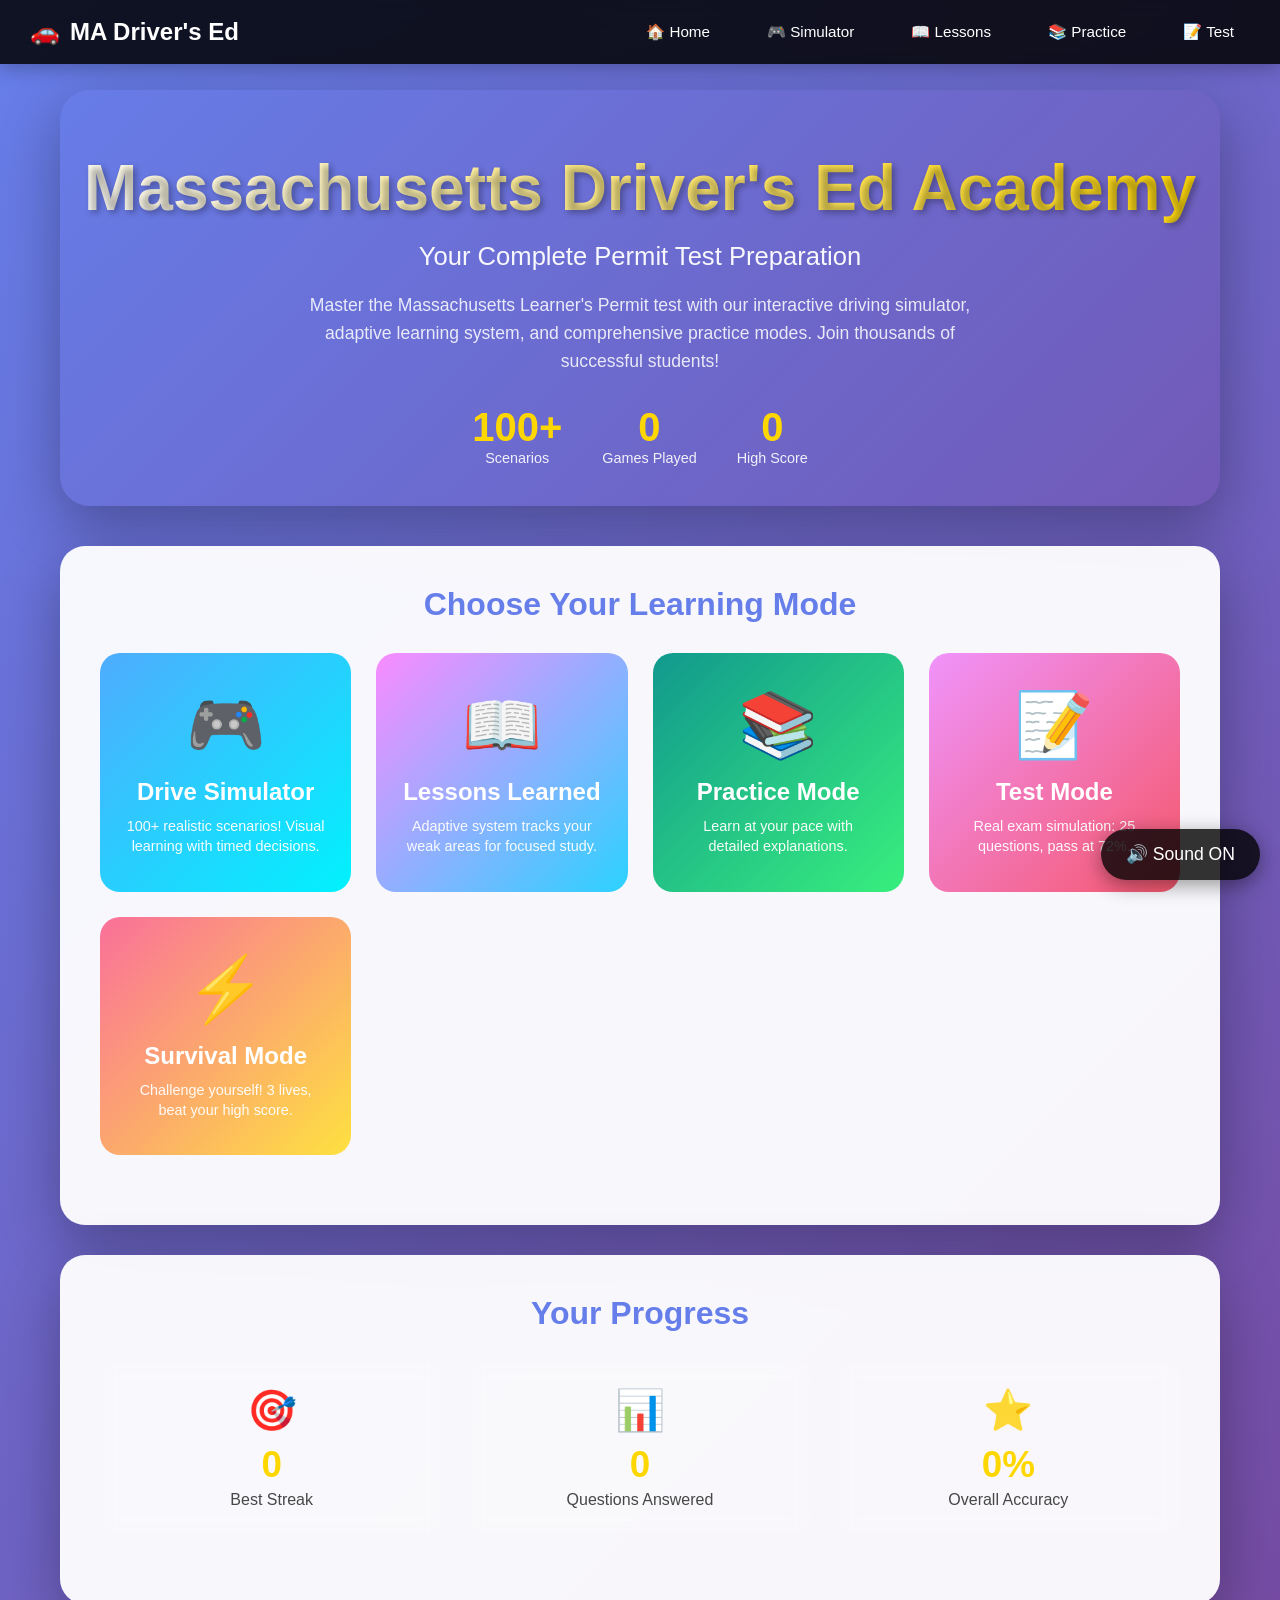
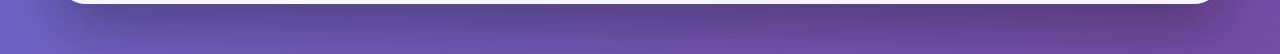
<file: polished-final-game.html>
<!DOCTYPE html>
<html>
<head>
<meta charset="UTF-8">
<meta name="viewport" content="width=device-width, initial-scale=1.0">
<title>🚗 Massachusetts Driver's Ed Academy</title>
<style>
* { margin: 0; padding: 0; box-sizing: border-box; }
body {
    font-family: 'Segoe UI', Tahoma, Geneva, Verdana, sans-serif;
    background: linear-gradient(135deg, #667eea 0%, #764ba2 100%);
    min-height: 100vh;
    color: #fff;
}

/* === NAVIGATION BAR === */
.nav-bar {
    position: fixed;
    top: 0;
    left: 0;
    right: 0;
    background: rgba(0, 0, 0, 0.85);
    backdrop-filter: blur(10px);
    padding: 15px 30px;
    display: flex;
    justify-content: space-between;
    align-items: center;
    z-index: 10000;
    box-shadow: 0 2px 20px rgba(0,0,0,0.3);
}
.nav-logo {
    font-size: 1.5rem;
    font-weight: bold;
    color: #fff;
    display: flex;
    align-items: center;
    gap: 10px;
}
.nav-links {
    display: flex;
    gap: 25px;
    flex-wrap: wrap;
}
.nav-link {
    color: #fff;
    text-decoration: none;
    padding: 8px 16px;
    border-radius: 8px;
    transition: all 0.3s;
    cursor: pointer;
    font-size: 0.95rem;
}
.nav-link:hover {
    background: rgba(255,255,255,0.2);
    transform: translateY(-2px);
}
.nav-link.active {
    background: rgba(102, 126, 234, 0.6);
}

.screen { 
    display: none; 
    animation: fadeIn 0.4s;
    padding-top: 70px;
}
.screen.active { display: block; }
@keyframes fadeIn { from { opacity: 0; } to { opacity: 1; } }

.container { max-width: 1200px; margin: 0 auto; padding: 20px; }

/* === PROFESSIONAL HOME PAGE === */
.hero-section {
    text-align: center;
    padding: 60px 20px 40px;
    background: linear-gradient(135deg, rgba(102,126,234,0.3), rgba(118,75,162,0.3));
    border-radius: 30px;
    margin-bottom: 40px;
    box-shadow: 0 20px 60px rgba(0,0,0,0.3);
}
.hero-title {
    font-size: 4rem;
    font-weight: bold;
    text-shadow: 3px 3px 6px rgba(0,0,0,0.3);
    margin-bottom: 15px;
    background: linear-gradient(45deg, #fff, #ffd700);
    -webkit-background-clip: text;
    -webkit-text-fill-color: transparent;
    background-clip: text;
    line-height: 1.2;
}
.hero-subtitle {
    font-size: 1.6rem;
    opacity: 0.95;
    margin-bottom: 20px;
}
.hero-description {
    font-size: 1.1rem;
    opacity: 0.85;
    max-width: 700px;
    margin: 0 auto 30px;
    line-height: 1.6;
}
.hero-stats {
    display: flex;
    justify-content: center;
    gap: 40px;
    margin-top: 30px;
    flex-wrap: wrap;
}
.hero-stat {
    text-align: center;
}
.hero-stat-number {
    font-size: 2.5rem;
    font-weight: bold;
    color: #ffd700;
}
.hero-stat-label {
    font-size: 0.9rem;
    opacity: 0.9;
}

.card {
    background: rgba(255,255,255,0.95);
    border-radius: 25px;
    padding: 40px;
    box-shadow: 0 20px 60px rgba(0,0,0,0.3);
    margin-bottom: 30px;
    color: #333;
}

.section-title {
    font-size: 2rem;
    margin-bottom: 25px;
    color: #667eea;
    text-align: center;
}

.mode-grid {
    display: grid;
    grid-template-columns: repeat(auto-fit, minmax(240px, 1fr));
    gap: 25px;
    margin: 30px 0;
}
.mode-card {
    background: linear-gradient(135deg, #667eea, #764ba2);
    border: none;
    border-radius: 20px;
    padding: 35px 25px;
    color: #fff;
    cursor: pointer;
    transition: all 0.3s;
    text-align: center;
    position: relative;
    overflow: hidden;
}
.mode-card::before {
    content: '';
    position: absolute;
    top: 0;
    left: 0;
    width: 100%;
    height: 100%;
    background: linear-gradient(135deg, rgba(255,255,255,0.1), transparent);
    opacity: 0;
    transition: opacity 0.3s;
}
.mode-card:hover::before { opacity: 1; }
.mode-card:hover { 
    transform: translateY(-12px) scale(1.05); 
    box-shadow: 0 25px 60px rgba(0,0,0,0.5);
}
.mode-card.practice { background: linear-gradient(135deg, #11998e, #38ef7d); }
.mode-card.test { background: linear-gradient(135deg, #f093fb, #f5576c); }
.mode-card.survival { background: linear-gradient(135deg, #fa709a, #fee140); }
.mode-card.simulator { background: linear-gradient(135deg, #4facfe, #00f2fe); }
.mode-card.lessons { background: linear-gradient(135deg, #fa8bff, #2bd2ff); }

.mode-icon { font-size: 4rem; margin-bottom: 15px; }
.mode-card h3 { font-size: 1.5rem; margin-bottom: 10px; font-weight: bold; }
.mode-card p { font-size: 0.9rem; opacity: 0.95; line-height: 1.4; }

#simulatorCanvas {
    width: 100%;
    max-width: 900px;
    height: 500px;
    background: #2d2d2d;
    border-radius: 15px;
    display: block;
    margin: 20px auto;
    border: 5px solid #fff;
    box-shadow: 0 10px 40px rgba(0,0,0,0.3);
}

.timer-bar-container {
    width: 100%;
    height: 10px;
    background: rgba(255,255,255,0.3);
    border-radius: 10px;
    overflow: hidden;
    margin-bottom: 15px;
}
.timer-bar {
    height: 100%;
    background: linear-gradient(90deg, #38ef7d, #f5576c);
    transition: width 0.1s linear;
}
.timer-bar.warning {
    background: linear-gradient(90deg, #ff6b6b, #ee5a24);
    animation: pulse 0.5s infinite;
}
@keyframes pulse { 0%, 100% { opacity: 1; } 50% { opacity: 0.7; } }

.timer-text {
    text-align: center;
    font-size: 1.3rem;
    font-weight: bold;
    margin-bottom: 10px;
}

.question-card {
    background: #fff;
    border-radius: 20px;
    padding: 40px;
    color: #333;
    box-shadow: 0 15px 40px rgba(0,0,0,0.2);
}
.question-text {
    font-size: 1.8rem;
    line-height: 1.6;
    margin-bottom: 30px;
    font-weight: 600;
}
.answers-container {
    display: grid;
    gap: 15px;
    margin-bottom: 20px;
}
.answer-option {
    background: #f5f7fa;
    border: 3px solid #e1e8ed;
    border-radius: 15px;
    padding: 20px 25px;
    font-size: 1.15rem;
    cursor: pointer;
    transition: all 0.3s;
    text-align: left;
}
.answer-option:hover:not(:disabled) {
    background: #667eea;
    color: #fff;
    transform: translateX(10px);
    box-shadow: 0 5px 20px rgba(102,126,234,0.4);
}
.answer-option.correct {
    background: #38ef7d;
    border-color: #38ef7d;
    color: #fff;
    animation: correctPulse 0.6s;
}
.answer-option.incorrect {
    background: #f5576c;
    border-color: #f5576c;
    color: #fff;
    animation: shake 0.5s;
}
@keyframes correctPulse {
    0%, 100% { transform: scale(1); }
    50% { transform: scale(1.05); }
}
@keyframes shake {
    0%, 100% { transform: translateX(0); }
    25% { transform: translateX(-10px); }
    75% { transform: translateX(10px); }
}

.explanation-box {
    background: linear-gradient(135deg, #f0f4ff, #e8f0ff);
    border-left: 5px solid #667eea;
    border-radius: 12px;
    padding: 25px;
    margin: 20px 0;
    display: none;
}
.explanation-box.show { display: block; }
.explanation-title {
    font-size: 1.4rem;
    font-weight: bold;
    margin-bottom: 12px;
}
.explanation-title.correct { color: #38ef7d; }
.explanation-title.incorrect { color: #f5576c; }

.btn {
    padding: 18px 40px;
    border: none;
    border-radius: 15px;
    font-size: 1.2rem;
    font-weight: bold;
    cursor: pointer;
    transition: all 0.3s;
}
.btn-primary {
    background: linear-gradient(135deg, #667eea, #764ba2);
    color: #fff;
    width: 100%;
}
.btn-primary:hover { 
    transform: translateY(-3px); 
    box-shadow: 0 15px 40px rgba(102,126,234,0.5);
}

.hide { display: none !important; }

.scenario-info {
    text-align: center;
    font-size: 1.2rem;
    margin-bottom: 15px;
    color: #fff;
    font-weight: bold;
}

.stats-grid {
    display: grid;
    grid-template-columns: repeat(auto-fit, minmax(180px, 1fr));
    gap: 25px;
    margin: 30px 0;
}
.stat-card {
    background: rgba(255,255,255,0.15);
    backdrop-filter: blur(10px);
    padding: 25px;
    border-radius: 15px;
    text-align: center;
    transition: transform 0.3s;
}
.stat-card:hover { transform: translateY(-5px); }
.stat-card-icon { font-size: 2.5rem; margin-bottom: 10px; }
.stat-card-value { font-size: 2.3rem; font-weight: bold; color: #ffd700; }
.stat-card-label { font-size: 1rem; opacity: 0.9; margin-top: 5px; }

.lessons-container {
    max-height: 500px;
    overflow-y: auto;
    padding-right: 10px;
}
.lesson-item {
    background: rgba(255,255,255,0.1);
    padding: 20px;
    border-radius: 12px;
    margin-bottom: 15px;
    border-left: 5px solid #f5576c;
}
.lesson-item.priority-high { border-left-color: #ff4444; background: rgba(255,68,68,0.15); }
.lesson-item.priority-medium { border-left-color: #ffa500; background: rgba(255,165,0,0.1); }
.lesson-item.priority-low { border-left-color: #4facfe; }

.audio-toggle {
    position: fixed;
    bottom: 20px;
    right: 20px;
    background: rgba(0,0,0,0.8);
    padding: 15px 25px;
    border-radius: 30px;
    cursor: pointer;
    z-index: 10000;
    color: white;
    font-size: 1.1rem;
    box-shadow: 0 5px 20px rgba(0,0,0,0.4);
    transition: all 0.3s;
}
.audio-toggle:hover { 
    background: rgba(0,0,0,0.95); 
    transform: scale(1.05);
}

@media (max-width: 768px) {
    .hero-title { font-size: 2.5rem; }
    .hero-subtitle { font-size: 1.2rem; }
    .nav-bar { padding: 10px 15px; }
    .nav-links { gap: 10px; }
    .nav-link { padding: 6px 12px; font-size: 0.85rem; }
    .mode-grid { grid-template-columns: 1fr; }
    #simulatorCanvas { height: 350px; }
}
</style>
</head>
<body>

<!-- Navigation Bar -->
<div class="nav-bar">
    <div class="nav-logo">
        <span>🚗</span>
        <span>MA Driver's Ed</span>
    </div>
    <div class="nav-links">
        <div class="nav-link" onclick="showScreen('menu')">🏠 Home</div>
        <div class="nav-link" onclick="startSimulator()">🎮 Simulator</div>
        <div class="nav-link" onclick="showLessonsLearned()">📖 Lessons</div>
        <div class="nav-link" onclick="startGame('practice')">📚 Practice</div>
        <div class="nav-link" onclick="startGame('test')">📝 Test</div>
    </div>
</div>

<!-- Audio Toggle -->
<div class="audio-toggle" onclick="toggleAudio()" id="audioToggle">
    <span id="audioIcon">🔊</span> <span id="audioText">Sound ON</span>
</div>

<!-- Menu Screen -->
<div id="menuScreen" class="screen active">
    <div class="container">
        <div class="hero-section">
            <div class="hero-title">Massachusetts Driver's Ed Academy</div>
            <div class="hero-subtitle">Your Complete Permit Test Preparation</div>
            <div class="hero-description">
                Master the Massachusetts Learner's Permit test with our interactive driving simulator, 
                adaptive learning system, and comprehensive practice modes. Join thousands of successful students!
            </div>
            <div class="hero-stats">
                <div class="hero-stat">
                    <div class="hero-stat-number">100+</div>
                    <div class="hero-stat-label">Scenarios</div>
                </div>
                <div class="hero-stat">
                    <div class="hero-stat-number" id="gamesPlayed">0</div>
                    <div class="hero-stat-label">Games Played</div>
                </div>
                <div class="hero-stat">
                    <div class="hero-stat-number" id="highScore">0</div>
                    <div class="hero-stat-label">High Score</div>
                </div>
            </div>
        </div>

        <div class="card">
            <h2 class="section-title">Choose Your Learning Mode</h2>
            <div class="mode-grid">
                <button class="mode-card simulator" onclick="startSimulator()">
                    <div class="mode-icon">🎮</div>
                    <h3>Drive Simulator</h3>
                    <p>100+ realistic scenarios! Visual learning with timed decisions.</p>
                </button>
                <button class="mode-card lessons" onclick="showLessonsLearned()">
                    <div class="mode-icon">📖</div>
                    <h3>Lessons Learned</h3>
                    <p>Adaptive system tracks your weak areas for focused study.</p>
                </button>
                <button class="mode-card practice" onclick="startGame('practice')">
                    <div class="mode-icon">📚</div>
                    <h3>Practice Mode</h3>
                    <p>Learn at your pace with detailed explanations.</p>
                </button>
                <button class="mode-card test" onclick="startGame('test')">
                    <div class="mode-icon">📝</div>
                    <h3>Test Mode</h3>
                    <p>Real exam simulation: 25 questions, pass at 72%.</p>
                </button>
                <button class="mode-card survival" onclick="startGame('survival')">
                    <div class="mode-icon">⚡</div>
                    <h3>Survival Mode</h3>
                    <p>Challenge yourself! 3 lives, beat your high score.</p>
                </button>
            </div>
        </div>

        <div class="card">
            <h3 class="section-title">Your Progress</h3>
            <div class="stats-grid">
                <div class="stat-card">
                    <div class="stat-card-icon">🎯</div>
                    <div class="stat-card-value" id="bestStreak">0</div>
                    <div class="stat-card-label">Best Streak</div>
                </div>
                <div class="stat-card">
                    <div class="stat-card-icon">📊</div>
                    <div class="stat-card-value" id="totalQuestions">0</div>
                    <div class="stat-card-label">Questions Answered</div>
                </div>
                <div class="stat-card">
                    <div class="stat-card-icon">⭐</div>
                    <div class="stat-card-value" id="accuracy">0%</div>
                    <div class="stat-card-label">Overall Accuracy</div>
                </div>
            </div>
        </div>
    </div>
</div>

<!-- Simulator Screen -->
<div id="simulatorScreen" class="screen">
    <div class="container">
        <div class="card">
            <div style="display: flex; justify-content: space-between; align-items: center; margin-bottom: 20px; flex-wrap: wrap; gap: 15px;">
                <div style="font-size: 1.5rem; font-weight: bold; color: #667eea;">🎮 Driving Simulator</div>
                <div style="font-size: 1.2rem;">Score: <span style="color: #ffd700;" id="simScore">0</span> | Streak: <span style="color: #ff6b6b;" id="simStreak">0</span></div>
            </div>
            <div class="scenario-info">Scenario <span id="simScenarioNum">1</span> of 10</div>
            <div class="timer-text">Time: <span id="simTimeDisplay">15</span>s</div>
            <div class="timer-bar-container">
                <div class="timer-bar" id="simTimerBar" style="width: 100%"></div>
            </div>
            <canvas id="simulatorCanvas" width="900" height="500"></canvas>
            <div class="question-card">
                <div class="question-text" id="simQuestionText">Get ready to drive...</div>
                <div class="answers-container" id="simAnswersContainer"></div>
            </div>
        </div>
    </div>
</div>

<!-- Lessons Screen -->
<div id="lessonsScreen" class="screen">
    <div class="container">
        <div class="card">
            <h2 class="section-title">📖 Lessons Learned</h2>
            <p style="text-align: center; margin-bottom: 20px; opacity: 0.8;">
                Questions are prioritized by how often you get them wrong. Focus on the high-priority items!
            </p>
            <div class="lessons-container" id="lessonsContainer">
                <p style="text-align: center; opacity: 0.7; padding: 40px;">No lessons yet. Start playing to track your progress!</p>
            </div>
        </div>
    </div>
</div>

<!-- Quiz Screen -->
<div id="quizScreen" class="screen">
    <div class="container">
        <div class="card">
            <h2 class="section-title" id="quizModeTitle">Practice Mode</h2>
            <div style="text-align: center; margin-bottom: 20px;">
                Score: <span id="quizScore">0</span> | Streak: <span id="quizStreak">0</span> | Accuracy: <span id="quizAccuracy">0%</span>
            </div>
            <div class="timer-text">Time: <span id="quizTimeDisplay">15</span>s</div>
            <div class="timer-bar-container">
                <div class="timer-bar" id="quizTimerBar" style="width: 100%"></div>
            </div>
            <div class="question-card">
                <div class="question-text" id="quizQuestionText">Loading...</div>
                <div class="answers-container" id="quizAnswersContainer"></div>
                <div class="explanation-box" id="quizExplanationBox">
                    <div class="explanation-title" id="quizExplanationTitle"></div>
                    <div id="quizExplanationText"></div>
                </div>
                <button class="btn btn-primary hide" id="quizNextBtn" onclick="nextQuizQuestion()">Next Question →</button>
            </div>
        </div>
    </div>
</div>

<!-- Results Screen -->
<div id="resultsScreen" class="screen">
    <div class="container">
        <div class="card">
            <h2 class="section-title">🎉 Quiz Complete!</h2>
            <div style="text-align: center;">
                <div style="font-size: 4.5rem; font-weight: bold; background: linear-gradient(45deg, #667eea, #764ba2); -webkit-background-clip: text; -webkit-text-fill-color: transparent; margin: 20px 0;" id="resultsFinalScore">0</div>
                <div style="font-size: 1.3rem; margin-bottom: 30px; color: #666;">POINTS</div>
                <div class="stats-grid">
                    <div class="stat-card">
                        <div class="stat-card-icon">📊</div>
                        <div class="stat-card-value" id="resultsTotal">0</div>
                        <div class="stat-card-label">Questions</div>
                    </div>
                    <div class="stat-card">
                        <div class="stat-card-icon">✅</div>
                        <div class="stat-card-value" id="resultsCorrect">0</div>
                        <div class="stat-card-label">Correct</div>
                    </div>
                    <div class="stat-card">
                        <div class="stat-card-icon">🎯</div>
                        <div class="stat-card-value" id="resultsAccuracy">0%</div>
                        <div class="stat-card-label">Accuracy</div>
                    </div>
                </div>
                <div style="font-size: 1.6rem; padding: 25px; background: rgba(102,126,234,0.1); border-radius: 15px; margin: 30px 0; color: #333;" id="resultsMessage"></div>
                <button class="btn btn-primary" onclick="showLessonsLearned()" style="margin-bottom: 15px;">📖 Review Lessons</button>
                <button class="btn btn-primary" onclick="showScreen('menu')">Back to Home</button>
            </div>
        </div>
    </div>
</div>

<script>
// ===== ENHANCED AUDIO SYSTEM =====
let audioEnabled = true;
let musicPlaying = false;
let musicInterval = null;
const AudioContext = window.AudioContext || window.webkitAudioContext;
const audioCtx = new (AudioContext || webkitAudioContext)();

// Play a pleasant "ding ding" for correct answers
function playCorrectSound() {
    if (!audioEnabled) return;

    // First note - high ding
    const osc1 = audioCtx.createOscillator();
    const gain1 = audioCtx.createGain();
    osc1.connect(gain1);
    gain1.connect(audioCtx.destination);
    osc1.frequency.value = 880; // A5
    osc1.type = 'sine';
    gain1.gain.setValueAtTime(0.3, audioCtx.currentTime);
    gain1.gain.exponentialRampToValueAtTime(0.01, audioCtx.currentTime + 0.15);
    osc1.start(audioCtx.currentTime);
    osc1.stop(audioCtx.currentTime + 0.15);

    // Second note - higher ding (success feel)
    const osc2 = audioCtx.createOscillator();
    const gain2 = audioCtx.createGain();
    osc2.connect(gain2);
    gain2.connect(audioCtx.destination);
    osc2.frequency.value = 1318.5; // E6
    osc2.type = 'sine';
    gain2.gain.setValueAtTime(0.3, audioCtx.currentTime + 0.1);
    gain2.gain.exponentialRampToValueAtTime(0.01, audioCtx.currentTime + 0.4);
    osc2.start(audioCtx.currentTime + 0.1);
    osc2.stop(audioCtx.currentTime + 0.4);

    // Third note - triumphant finish
    const osc3 = audioCtx.createOscillator();
    const gain3 = audioCtx.createGain();
    osc3.connect(gain3);
    gain3.connect(audioCtx.destination);
    osc3.frequency.value = 1760; // A6
    osc3.type = 'sine';
    gain3.gain.setValueAtTime(0.25, audioCtx.currentTime + 0.2);
    gain3.gain.exponentialRampToValueAtTime(0.01, audioCtx.currentTime + 0.6);
    osc3.start(audioCtx.currentTime + 0.2);
    osc3.stop(audioCtx.currentTime + 0.6);
}

// Play a "buzz" sound for wrong answers
function playWrongSound() {
    if (!audioEnabled) return;

    // Low buzz
    const osc1 = audioCtx.createOscillator();
    const gain1 = audioCtx.createGain();
    osc1.connect(gain1);
    gain1.connect(audioCtx.destination);
    osc1.frequency.value = 150;
    osc1.type = 'sawtooth';
    gain1.gain.setValueAtTime(0.2, audioCtx.currentTime);
    gain1.gain.exponentialRampToValueAtTime(0.01, audioCtx.currentTime + 0.3);
    osc1.start(audioCtx.currentTime);
    osc1.stop(audioCtx.currentTime + 0.3);

    // Second lower buzz
    const osc2 = audioCtx.createOscillator();
    const gain2 = audioCtx.createGain();
    osc2.connect(gain2);
    gain2.connect(audioCtx.destination);
    osc2.frequency.value = 110;
    osc2.type = 'sawtooth';
    gain2.gain.setValueAtTime(0.15, audioCtx.currentTime + 0.15);
    gain2.gain.exponentialRampToValueAtTime(0.01, audioCtx.currentTime + 0.5);
    osc2.start(audioCtx.currentTime + 0.15);
    osc2.stop(audioCtx.currentTime + 0.5);
}

// Play a click sound for button interactions
function playClickSound() {
    if (!audioEnabled) return;

    const osc = audioCtx.createOscillator();
    const gain = audioCtx.createGain();
    osc.connect(gain);
    gain.connect(audioCtx.destination);
    osc.frequency.value = 1000;
    osc.type = 'sine';
    gain.gain.setValueAtTime(0.1, audioCtx.currentTime);
    gain.gain.exponentialRampToValueAtTime(0.01, audioCtx.currentTime + 0.05);
    osc.start(audioCtx.currentTime);
    osc.stop(audioCtx.currentTime + 0.05);
}

// Play tick sound for timer
function playTickSound() {
    if (!audioEnabled) return;

    const osc = audioCtx.createOscillator();
    const gain = audioCtx.createGain();
    osc.connect(gain);
    gain.connect(audioCtx.destination);
    osc.frequency.value = 600;
    osc.type = 'sine';
    gain.gain.setValueAtTime(0.05, audioCtx.currentTime);
    gain.gain.exponentialRampToValueAtTime(0.01, audioCtx.currentTime + 0.03);
    osc.start(audioCtx.currentTime);
    osc.stop(audioCtx.currentTime + 0.03);
}

// Play warning sound when time is low
function playWarningSound() {
    if (!audioEnabled) return;

    const osc = audioCtx.createOscillator();
    const gain = audioCtx.createGain();
    osc.connect(gain);
    gain.connect(audioCtx.destination);
    osc.frequency.value = 800;
    osc.type = 'square';
    gain.gain.setValueAtTime(0.08, audioCtx.currentTime);
    gain.gain.exponentialRampToValueAtTime(0.01, audioCtx.currentTime + 0.1);
    osc.start(audioCtx.currentTime);
    osc.stop(audioCtx.currentTime + 0.1);
}

// Ambient background music - gentle driving theme
function startBackgroundMusic() {
    if (!audioEnabled || musicPlaying) return;
    musicPlaying = true;

    // Musical notes for a calm driving ambience
    const notes = [
        { freq: 261.63, dur: 0.5 },  // C4
        { freq: 293.66, dur: 0.5 },  // D4
        { freq: 329.63, dur: 0.5 },  // E4
        { freq: 261.63, dur: 0.5 },  // C4
        { freq: 349.23, dur: 0.5 },  // F4
        { freq: 329.63, dur: 0.5 },  // E4
        { freq: 293.66, dur: 0.5 },  // D4
        { freq: 261.63, dur: 1.0 },  // C4
    ];

    let noteIndex = 0;

    function playNote() {
        if (!musicPlaying || !audioEnabled) return;

        const note = notes[noteIndex];
        const osc = audioCtx.createOscillator();
        const gain = audioCtx.createGain();

        // Add subtle vibrato
        const vibrato = audioCtx.createOscillator();
        const vibratoGain = audioCtx.createGain();
        vibrato.frequency.value = 5;
        vibratoGain.gain.value = 2;
        vibrato.connect(vibratoGain);
        vibratoGain.connect(osc.frequency);

        osc.connect(gain);
        gain.connect(audioCtx.destination);

        osc.frequency.value = note.freq;
        osc.type = 'sine';
        gain.gain.setValueAtTime(0.04, audioCtx.currentTime);
        gain.gain.exponentialRampToValueAtTime(0.01, audioCtx.currentTime + note.dur * 0.9);

        vibrato.start(audioCtx.currentTime);
        osc.start(audioCtx.currentTime);
        osc.stop(audioCtx.currentTime + note.dur);
        vibrato.stop(audioCtx.currentTime + note.dur);

        noteIndex = (noteIndex + 1) % notes.length;
    }

    // Play first note immediately
    playNote();

    // Continue playing notes
    musicInterval = setInterval(() => {
        if (musicPlaying && audioEnabled) {
            playNote();
        }
    }, 600);
}

function stopBackgroundMusic() {
    musicPlaying = false;
    if (musicInterval) {
        clearInterval(musicInterval);
        musicInterval = null;
    }
}

function toggleAudio() {
    audioEnabled = !audioEnabled;
    document.getElementById('audioIcon').textContent = audioEnabled ? '🔊' : '🔇';
    document.getElementById('audioText').textContent = audioEnabled ? 'Sound ON' : 'Sound OFF';
    if (!audioEnabled) {
        stopBackgroundMusic();
    } else {
        playClickSound();
    }
}

// ===== GRAPHICS HELPER FUNCTIONS =====
// Draw a car from bird's eye view
function drawCar(ctx, x, y, angle, color, isYou = false) {
    ctx.save();
    ctx.translate(x, y);
    ctx.rotate(angle);

    // Car body
    ctx.fillStyle = color;
    ctx.fillRect(-15, -25, 30, 50);

    // Windshield
    ctx.fillStyle = isYou ? '#87CEEB' : '#333';
    ctx.fillRect(-10, -20, 20, 12);

    // Rear window
    ctx.fillStyle = isYou ? '#87CEEB' : '#333';
    ctx.fillRect(-10, 10, 20, 8);

    // Wheels
    ctx.fillStyle = '#222';
    ctx.fillRect(-18, -20, 6, 12);
    ctx.fillRect(12, -20, 6, 12);
    ctx.fillRect(-18, 10, 6, 12);
    ctx.fillRect(12, 10, 6, 12);

    // "YOU" label for player car
    if (isYou) {
        ctx.fillStyle = '#FFF';
        ctx.font = 'bold 10px Arial';
        ctx.textAlign = 'center';
        ctx.fillText('YOU', 0, 3);
    }

    ctx.restore();
}

// Draw a pedestrian from bird's eye view
function drawPedestrian(ctx, x, y, color = '#FFB6C1') {
    ctx.fillStyle = color;
    ctx.beginPath();
    ctx.arc(x, y, 8, 0, Math.PI * 2);
    ctx.fill();
    ctx.strokeStyle = '#333';
    ctx.lineWidth = 2;
    ctx.stroke();
}

// Draw a stop sign (top-down pole view)
function drawStopSignTopDown(ctx, x, y) {
    // Pole shadow
    ctx.fillStyle = 'rgba(0,0,0,0.3)';
    ctx.beginPath();
    ctx.arc(x + 3, y + 3, 12, 0, Math.PI * 2);
    ctx.fill();

    // Sign
    ctx.fillStyle = '#FF0000';
    ctx.beginPath();
    for (let i = 0; i < 8; i++) {
        const angle = (i * Math.PI / 4) - Math.PI / 8;
        const px = x + 15 * Math.cos(angle);
        const py = y + 15 * Math.sin(angle);
        if (i === 0) ctx.moveTo(px, py);
        else ctx.lineTo(px, py);
    }
    ctx.closePath();
    ctx.fill();
    ctx.strokeStyle = '#FFF';
    ctx.lineWidth = 2;
    ctx.stroke();

    ctx.fillStyle = '#FFF';
    ctx.font = 'bold 8px Arial';
    ctx.textAlign = 'center';
    ctx.fillText('STOP', x, y + 3);
}

// Draw traffic light
function drawTrafficLight(ctx, x, y, state = 'red') {
    ctx.fillStyle = '#333';
    ctx.fillRect(x - 10, y - 25, 20, 50);

    // Red
    ctx.fillStyle = state === 'red' ? '#FF0000' : '#550000';
    ctx.beginPath();
    ctx.arc(x, y - 15, 6, 0, Math.PI * 2);
    ctx.fill();

    // Yellow
    ctx.fillStyle = state === 'yellow' ? '#FFFF00' : '#555500';
    ctx.beginPath();
    ctx.arc(x, y, 6, 0, Math.PI * 2);
    ctx.fill();

    // Green
    ctx.fillStyle = state === 'green' ? '#00FF00' : '#005500';
    ctx.beginPath();
    ctx.arc(x, y + 15, 6, 0, Math.PI * 2);
    ctx.fill();
}

// Draw yield sign top-down
function drawYieldSign(ctx, x, y) {
    ctx.fillStyle = '#FFF';
    ctx.strokeStyle = '#FF0000';
    ctx.lineWidth = 3;
    ctx.beginPath();
    ctx.moveTo(x, y - 12);
    ctx.lineTo(x - 12, y + 8);
    ctx.lineTo(x + 12, y + 8);
    ctx.closePath();
    ctx.fill();
    ctx.stroke();

    ctx.fillStyle = '#FF0000';
    ctx.font = 'bold 6px Arial';
    ctx.textAlign = 'center';
    ctx.fillText('YIELD', x, y + 4);
}

// Draw fire hydrant top-down
function drawFireHydrant(ctx, x, y) {
    ctx.fillStyle = '#FF0000';
    ctx.beginPath();
    ctx.arc(x, y, 10, 0, Math.PI * 2);
    ctx.fill();
    ctx.fillStyle = '#CC0000';
    ctx.beginPath();
    ctx.arc(x, y, 6, 0, Math.PI * 2);
    ctx.fill();
}

// Draw railroad crossing
function drawRailroadCrossing(ctx, x, roadWidth) {
    // Rails
    ctx.strokeStyle = '#888';
    ctx.lineWidth = 6;
    ctx.beginPath();
    ctx.moveTo(0, x - 5);
    ctx.lineTo(roadWidth, x - 5);
    ctx.stroke();
    ctx.beginPath();
    ctx.moveTo(0, x + 5);
    ctx.lineTo(roadWidth, x + 5);
    ctx.stroke();

    // Ties
    ctx.fillStyle = '#654321';
    for (let i = 20; i < roadWidth; i += 40) {
        ctx.fillRect(i, x - 12, 8, 24);
    }
}

// ===== 100+ DRIVING SCENARIOS with Visual Graphics =====
const SIMULATOR_SCENARIOS = [
    // ==================== FOUR-WAY STOP SCENARIOS ====================
    {
        id: "fourway1", difficulty: "medium",
        question: "You (red car) and blue car arrived at the same time at this 4-way stop. Who goes first?",
        options: ["You go first (straight)", "Blue car goes first (on your right)", "Whoever honks first", "Largest vehicle"],
        correctAnswer: 1,
        explanation: "At a 4-way stop when vehicles arrive simultaneously, the vehicle on the RIGHT has right-of-way.",
        draw: function(ctx) {
            // Grass background
            ctx.fillStyle = '#4a7c4e';
            ctx.fillRect(0, 0, 900, 500);

            // Roads (intersection)
            ctx.fillStyle = '#555';
            ctx.fillRect(350, 0, 200, 500); // Vertical road
            ctx.fillRect(0, 200, 900, 150); // Horizontal road

            // Lane markings - vertical road
            ctx.strokeStyle = '#FFD700';
            ctx.lineWidth = 3;
            ctx.setLineDash([20, 15]);
            ctx.beginPath();
            ctx.moveTo(450, 0);
            ctx.lineTo(450, 200);
            ctx.stroke();
            ctx.beginPath();
            ctx.moveTo(450, 350);
            ctx.lineTo(450, 500);
            ctx.stroke();

            // Lane markings - horizontal road
            ctx.beginPath();
            ctx.moveTo(0, 275);
            ctx.lineTo(350, 275);
            ctx.stroke();
            ctx.beginPath();
            ctx.moveTo(550, 275);
            ctx.lineTo(900, 275);
            ctx.stroke();
            ctx.setLineDash([]);

            // Stop lines
            ctx.strokeStyle = '#FFF';
            ctx.lineWidth = 5;
            ctx.beginPath(); ctx.moveTo(350, 195); ctx.lineTo(350, 350); ctx.stroke(); // Left
            ctx.beginPath(); ctx.moveTo(550, 195); ctx.lineTo(550, 355); ctx.stroke(); // Right
            ctx.beginPath(); ctx.moveTo(355, 200); ctx.lineTo(545, 200); ctx.stroke(); // Top
            ctx.beginPath(); ctx.moveTo(355, 350); ctx.lineTo(545, 350); ctx.stroke(); // Bottom

            // Stop signs at all corners
            drawStopSignTopDown(ctx, 340, 190);
            drawStopSignTopDown(ctx, 560, 190);
            drawStopSignTopDown(ctx, 340, 360);
            drawStopSignTopDown(ctx, 560, 360);

            // YOUR car (red) - coming from bottom, stopped
            drawCar(ctx, 400, 420, 0, '#FF4444', true);

            // Blue car - on your right, also stopped
            drawCar(ctx, 620, 240, -Math.PI/2, '#4444FF');

            // Arrow showing intended path
            ctx.strokeStyle = '#FFD700';
            ctx.lineWidth = 3;
            ctx.setLineDash([5, 5]);
            ctx.beginPath();
            ctx.moveTo(400, 390);
            ctx.lineTo(400, 150);
            ctx.stroke();
            ctx.setLineDash([]);

            // Arrow head
            ctx.fillStyle = '#FFD700';
            ctx.beginPath();
            ctx.moveTo(400, 140);
            ctx.lineTo(390, 160);
            ctx.lineTo(410, 160);
            ctx.closePath();
            ctx.fill();

            // Labels
            ctx.fillStyle = '#FFF';
            ctx.font = 'bold 14px Arial';
            ctx.textAlign = 'center';
            ctx.fillText('4-WAY STOP', 450, 30);
        }
    },
    {
        id: "fourway2", difficulty: "medium",
        question: "At this 4-way stop, you arrived FIRST, then the green car. Who proceeds?",
        options: ["Green car (turning)", "You (arrived first)", "Both at same time", "Wait for signal"],
        correctAnswer: 1,
        explanation: "The vehicle that arrives FIRST at a 4-way stop has the right-of-way, regardless of direction.",
        draw: function(ctx) {
            // Grass background
            ctx.fillStyle = '#4a7c4e';
            ctx.fillRect(0, 0, 900, 500);

            // Roads
            ctx.fillStyle = '#555';
            ctx.fillRect(350, 0, 200, 500);
            ctx.fillRect(0, 200, 900, 150);

            // Lane markings
            ctx.strokeStyle = '#FFD700';
            ctx.lineWidth = 3;
            ctx.setLineDash([20, 15]);
            ctx.beginPath();
            ctx.moveTo(450, 0); ctx.lineTo(450, 200); ctx.stroke();
            ctx.beginPath();
            ctx.moveTo(450, 350); ctx.lineTo(450, 500); ctx.stroke();
            ctx.beginPath();
            ctx.moveTo(0, 275); ctx.lineTo(350, 275); ctx.stroke();
            ctx.beginPath();
            ctx.moveTo(550, 275); ctx.lineTo(900, 275); ctx.stroke();
            ctx.setLineDash([]);

            // Stop lines
            ctx.strokeStyle = '#FFF';
            ctx.lineWidth = 5;
            ctx.beginPath(); ctx.moveTo(350, 195); ctx.lineTo(350, 355); ctx.stroke();
            ctx.beginPath(); ctx.moveTo(550, 195); ctx.lineTo(550, 355); ctx.stroke();
            ctx.beginPath(); ctx.moveTo(355, 200); ctx.lineTo(545, 200); ctx.stroke();
            ctx.beginPath(); ctx.moveTo(355, 350); ctx.lineTo(545, 350); ctx.stroke();

            // Stop signs
            drawStopSignTopDown(ctx, 340, 190);
            drawStopSignTopDown(ctx, 560, 190);
            drawStopSignTopDown(ctx, 340, 360);
            drawStopSignTopDown(ctx, 560, 360);

            // YOUR car - arrived first
            drawCar(ctx, 400, 420, 0, '#FF4444', true);

            // Green car - arrived second, from left
            drawCar(ctx, 280, 310, Math.PI/2, '#44FF44');

            // "1st" label near your car
            ctx.fillStyle = '#FFD700';
            ctx.font = 'bold 16px Arial';
            ctx.fillText('1st', 440, 420);

            // "2nd" label near green car
            ctx.fillText('2nd', 280, 350);

            ctx.fillStyle = '#FFF';
            ctx.font = 'bold 14px Arial';
            ctx.fillText('4-WAY STOP', 450, 30);
        }
    },
    {
        id: "fourway3", difficulty: "hard",
        question: "Three cars at 4-way stop. You're going straight, others turning. Who has right-of-way?",
        options: ["Car going straight (you)", "Car turning right", "Car turning left", "All yield to each other"],
        correctAnswer: 0,
        explanation: "When multiple cars arrive at the same time, the car going STRAIGHT has priority over turning vehicles.",
        draw: function(ctx) {
            // Grass
            ctx.fillStyle = '#4a7c4e';
            ctx.fillRect(0, 0, 900, 500);

            // Roads
            ctx.fillStyle = '#555';
            ctx.fillRect(350, 0, 200, 500);
            ctx.fillRect(0, 200, 900, 150);

            // Lane markings
            ctx.strokeStyle = '#FFD700';
            ctx.lineWidth = 3;
            ctx.setLineDash([20, 15]);
            ctx.beginPath(); ctx.moveTo(450, 0); ctx.lineTo(450, 200); ctx.stroke();
            ctx.beginPath(); ctx.moveTo(450, 350); ctx.lineTo(450, 500); ctx.stroke();
            ctx.setLineDash([]);

            // Stop signs
            drawStopSignTopDown(ctx, 340, 190);
            drawStopSignTopDown(ctx, 560, 360);
            drawStopSignTopDown(ctx, 340, 360);

            // YOUR car - going straight
            drawCar(ctx, 400, 420, 0, '#FF4444', true);

            // Orange car - from opposite, turning left
            drawCar(ctx, 500, 130, Math.PI, '#FFA500');

            // Purple car - from right, turning right
            drawCar(ctx, 620, 310, -Math.PI/2, '#9944FF');

            // Direction arrows
            ctx.strokeStyle = '#FFD700';
            ctx.lineWidth = 2;
            // Your straight arrow
            ctx.setLineDash([5, 5]);
            ctx.beginPath(); ctx.moveTo(400, 390); ctx.lineTo(400, 150); ctx.stroke();
            // Orange turning left arrow
            ctx.beginPath(); ctx.moveTo(500, 160); ctx.quadraticCurveTo(500, 280, 370, 280); ctx.stroke();
            // Purple turning right arrow
            ctx.beginPath(); ctx.moveTo(590, 310); ctx.quadraticCurveTo(520, 310, 520, 390); ctx.stroke();
            ctx.setLineDash([]);

            ctx.fillStyle = '#FFF';
            ctx.font = 'bold 14px Arial';
            ctx.textAlign = 'center';
            ctx.fillText('3 CARS - SAME TIME', 450, 30);
        }
    },

    // ==================== TRAFFIC LIGHT SCENARIOS ====================
    {
        id: "redlight1", difficulty: "easy",
        question: "Red light, you want to turn right. No sign prohibits it. What do you do?",
        options: ["Turn immediately", "Stop completely, then turn if clear", "Wait for green only", "Honk and turn"],
        correctAnswer: 1,
        explanation: "In MA, you can turn right on red AFTER coming to a complete stop, if traffic is clear and no sign prohibits it.",
        draw: function(ctx) {
            // Grass
            ctx.fillStyle = '#4a7c4e';
            ctx.fillRect(0, 0, 900, 500);

            // Roads
            ctx.fillStyle = '#555';
            ctx.fillRect(350, 0, 200, 500);
            ctx.fillRect(0, 200, 900, 150);

            // Lane markings
            ctx.strokeStyle = '#FFD700';
            ctx.lineWidth = 3;
            ctx.setLineDash([20, 15]);
            ctx.beginPath(); ctx.moveTo(450, 0); ctx.lineTo(450, 200); ctx.stroke();
            ctx.beginPath(); ctx.moveTo(450, 350); ctx.lineTo(450, 500); ctx.stroke();
            ctx.setLineDash([]);

            // Stop line
            ctx.strokeStyle = '#FFF';
            ctx.lineWidth = 5;
            ctx.beginPath(); ctx.moveTo(355, 350); ctx.lineTo(545, 350); ctx.stroke();

            // Traffic light - RED
            drawTrafficLight(ctx, 560, 370, 'red');

            // YOUR car - at stop line
            drawCar(ctx, 500, 420, 0, '#FF4444', true);

            // Turn arrow (right turn)
            ctx.strokeStyle = '#FFD700';
            ctx.lineWidth = 3;
            ctx.setLineDash([5, 5]);
            ctx.beginPath();
            ctx.moveTo(500, 390);
            ctx.quadraticCurveTo(500, 280, 620, 280);
            ctx.stroke();
            ctx.setLineDash([]);

            // Arrow head
            ctx.fillStyle = '#FFD700';
            ctx.beginPath();
            ctx.moveTo(630, 280);
            ctx.lineTo(610, 270);
            ctx.lineTo(610, 290);
            ctx.closePath();
            ctx.fill();

            // Label
            ctx.fillStyle = '#FFF';
            ctx.font = 'bold 16px Arial';
            ctx.textAlign = 'center';
            ctx.fillText('RED LIGHT - RIGHT TURN?', 450, 30);
        }
    },
    {
        id: "greenlight1", difficulty: "easy",
        question: "Green light, you want to turn left. Oncoming traffic is present. What do you do?",
        options: ["Turn immediately", "Yield to oncoming traffic, then turn", "Wait for next green", "Honk at oncoming cars"],
        correctAnswer: 1,
        explanation: "On a green light, left turns must YIELD to oncoming traffic and pedestrians before turning.",
        draw: function(ctx) {
            // Grass
            ctx.fillStyle = '#4a7c4e';
            ctx.fillRect(0, 0, 900, 500);

            // Roads
            ctx.fillStyle = '#555';
            ctx.fillRect(350, 0, 200, 500);
            ctx.fillRect(0, 200, 900, 150);

            // Lane markings
            ctx.strokeStyle = '#FFD700';
            ctx.lineWidth = 3;
            ctx.setLineDash([20, 15]);
            ctx.beginPath(); ctx.moveTo(450, 0); ctx.lineTo(450, 200); ctx.stroke();
            ctx.beginPath(); ctx.moveTo(450, 350); ctx.lineTo(450, 500); ctx.stroke();
            ctx.setLineDash([]);

            // Traffic light - GREEN
            drawTrafficLight(ctx, 560, 370, 'green');

            // YOUR car
            drawCar(ctx, 400, 420, 0, '#FF4444', true);

            // Oncoming car
            drawCar(ctx, 500, 130, Math.PI, '#4444FF');

            // Your left turn arrow
            ctx.strokeStyle = '#FFD700';
            ctx.lineWidth = 3;
            ctx.setLineDash([5, 5]);
            ctx.beginPath();
            ctx.moveTo(400, 390);
            ctx.quadraticCurveTo(400, 280, 280, 280);
            ctx.stroke();
            ctx.setLineDash([]);

            // Oncoming car straight arrow
            ctx.strokeStyle = '#4444FF';
            ctx.beginPath();
            ctx.moveTo(500, 160);
            ctx.lineTo(500, 400);
            ctx.stroke();

            ctx.fillStyle = '#FFF';
            ctx.font = 'bold 16px Arial';
            ctx.textAlign = 'center';
            ctx.fillText('GREEN LIGHT - LEFT TURN', 450, 30);
        }
    },
    {
        id: "yellowlight1", difficulty: "medium",
        question: "Yellow light just appeared. You're close to intersection. What should you do?",
        options: ["Speed up to get through", "Stop if safe to do so", "Always stop immediately", "Proceed if already in intersection"],
        correctAnswer: 3,
        explanation: "If you're already in or very close to the intersection when yellow appears, proceed safely. Stop only if you can do so safely.",
        draw: function(ctx) {
            // Grass
            ctx.fillStyle = '#4a7c4e';
            ctx.fillRect(0, 0, 900, 500);

            // Roads
            ctx.fillStyle = '#555';
            ctx.fillRect(350, 0, 200, 500);
            ctx.fillRect(0, 200, 900, 150);

            // Stop line
            ctx.strokeStyle = '#FFF';
            ctx.lineWidth = 5;
            ctx.beginPath(); ctx.moveTo(355, 350); ctx.lineTo(545, 350); ctx.stroke();

            // Traffic light - YELLOW
            drawTrafficLight(ctx, 560, 370, 'yellow');

            // YOUR car - very close to intersection
            drawCar(ctx, 450, 380, 0, '#FF4444', true);

            ctx.fillStyle = '#FFD700';
            ctx.font = 'bold 16px Arial';
            ctx.textAlign = 'center';
            ctx.fillText('YELLOW LIGHT!', 450, 30);

            ctx.fillStyle = '#FFF';
            ctx.font = '14px Arial';
            ctx.fillText('(Already at intersection)', 450, 55);
        }
    },

    // ==================== PEDESTRIAN/CROSSWALK SCENARIOS ====================
    {
        id: "crosswalk1", difficulty: "easy",
        question: "Pedestrian is in the crosswalk. What must you do?",
        options: ["Honk to warn them", "Speed up to pass before them", "Stop and yield completely", "Slow down and drive around"],
        correctAnswer: 2,
        explanation: "You MUST stop and yield to pedestrians in crosswalks. Never honk at or rush pedestrians.",
        draw: function(ctx) {
            // Grass
            ctx.fillStyle = '#4a7c4e';
            ctx.fillRect(0, 0, 900, 500);

            // Road
            ctx.fillStyle = '#555';
            ctx.fillRect(0, 200, 900, 150);

            // Sidewalks
            ctx.fillStyle = '#999';
            ctx.fillRect(0, 190, 900, 10);
            ctx.fillRect(0, 350, 900, 10);

            // Crosswalk stripes
            ctx.fillStyle = '#FFF';
            for (let x = 400; x < 500; x += 15) {
                ctx.fillRect(x, 200, 10, 150);
            }

            // Lane markings
            ctx.strokeStyle = '#FFD700';
            ctx.lineWidth = 3;
            ctx.setLineDash([20, 15]);
            ctx.beginPath(); ctx.moveTo(0, 275); ctx.lineTo(390, 275); ctx.stroke();
            ctx.beginPath(); ctx.moveTo(510, 275); ctx.lineTo(900, 275); ctx.stroke();
            ctx.setLineDash([]);

            // YOUR car approaching
            drawCar(ctx, 280, 310, Math.PI/2, '#FF4444', true);

            // Pedestrian in crosswalk
            drawPedestrian(ctx, 450, 280, '#FFB6C1');
            drawPedestrian(ctx, 460, 300, '#87CEEB');

            // Walking direction arrow
            ctx.strokeStyle = '#FFF';
            ctx.lineWidth = 2;
            ctx.beginPath();
            ctx.moveTo(430, 275);
            ctx.lineTo(480, 275);
            ctx.stroke();
            ctx.beginPath();
            ctx.moveTo(475, 270);
            ctx.lineTo(480, 275);
            ctx.lineTo(475, 280);
            ctx.stroke();

            ctx.fillStyle = '#FFF';
            ctx.font = 'bold 16px Arial';
            ctx.textAlign = 'center';
            ctx.fillText('PEDESTRIAN CROSSWALK', 450, 30);
        }
    },
    {
        id: "crosswalk2", difficulty: "medium",
        question: "Pedestrian is waiting at unmarked crosswalk (intersection). What should you do?",
        options: ["No crosswalk, no need to stop", "Yield to pedestrian", "Only stop if they step out", "Honk to let them know you see them"],
        correctAnswer: 1,
        explanation: "Pedestrians have right-of-way at ALL intersections, even without marked crosswalks. Yield to them.",
        draw: function(ctx) {
            // Grass
            ctx.fillStyle = '#4a7c4e';
            ctx.fillRect(0, 0, 900, 500);

            // Roads
            ctx.fillStyle = '#555';
            ctx.fillRect(350, 0, 200, 500);
            ctx.fillRect(0, 200, 900, 150);

            // No crosswalk markings - unmarked intersection
            ctx.strokeStyle = '#FFD700';
            ctx.lineWidth = 3;
            ctx.setLineDash([20, 15]);
            ctx.beginPath(); ctx.moveTo(0, 275); ctx.lineTo(350, 275); ctx.stroke();
            ctx.beginPath(); ctx.moveTo(550, 275); ctx.lineTo(900, 275); ctx.stroke();
            ctx.setLineDash([]);

            // YOUR car approaching
            drawCar(ctx, 280, 240, Math.PI/2, '#FF4444', true);

            // Pedestrian waiting at corner
            drawPedestrian(ctx, 340, 190, '#FFB6C1');

            // Label
            ctx.fillStyle = '#FFF';
            ctx.font = 'bold 16px Arial';
            ctx.textAlign = 'center';
            ctx.fillText('UNMARKED CROSSWALK', 450, 30);
            ctx.font = '12px Arial';
            ctx.fillText('(No painted lines)', 450, 50);
        }
    },

    // ==================== PARKING SCENARIOS ====================
    {
        id: "firehydrant1", difficulty: "easy",
        question: "Fire hydrant is visible. How far must you park from it?",
        options: ["5 feet", "10 feet", "15 feet", "20 feet"],
        correctAnswer: 1,
        explanation: "In Massachusetts, you must park at least 10 feet away from fire hydrants.",
        draw: function(ctx) {
            // Grass
            ctx.fillStyle = '#4a7c4e';
            ctx.fillRect(0, 0, 900, 500);

            // Road
            ctx.fillStyle = '#555';
            ctx.fillRect(0, 250, 900, 150);

            // Sidewalk
            ctx.fillStyle = '#999';
            ctx.fillRect(0, 200, 900, 50);

            // Curb
            ctx.fillStyle = '#FFD700';
            ctx.fillRect(0, 245, 900, 5);

            // Fire hydrant
            drawFireHydrant(ctx, 450, 220);

            // Distance markers
            ctx.strokeStyle = '#FFF';
            ctx.lineWidth = 2;
            ctx.setLineDash([5, 5]);
            ctx.beginPath(); ctx.moveTo(360, 250); ctx.lineTo(360, 300); ctx.stroke();
            ctx.beginPath(); ctx.moveTo(540, 250); ctx.lineTo(540, 300); ctx.stroke();
            ctx.setLineDash([]);

            // "10 ft" labels
            ctx.fillStyle = '#FFD700';
            ctx.font = 'bold 14px Arial';
            ctx.textAlign = 'center';
            ctx.fillText('10ft', 405, 270);
            ctx.fillText('10ft', 495, 270);

            // Red zones
            ctx.fillStyle = 'rgba(255,0,0,0.3)';
            ctx.fillRect(360, 245, 180, 5);

            // Parked cars (legal positions)
            drawCar(ctx, 300, 320, Math.PI/2, '#44FF44');
            drawCar(ctx, 600, 320, Math.PI/2, '#44FF44');

            // YOUR car (considering parking)
            drawCar(ctx, 200, 400, 0, '#FF4444', true);

            ctx.fillStyle = '#FFF';
            ctx.font = 'bold 16px Arial';
            ctx.fillText('FIRE HYDRANT PARKING', 450, 30);
        }
    },
    {
        id: "crosswalkpark1", difficulty: "easy",
        question: "How far from a crosswalk must you park?",
        options: ["10 feet", "15 feet", "20 feet", "25 feet"],
        correctAnswer: 2,
        explanation: "You must park at least 20 feet from a crosswalk in Massachusetts.",
        draw: function(ctx) {
            // Grass
            ctx.fillStyle = '#4a7c4e';
            ctx.fillRect(0, 0, 900, 500);

            // Road
            ctx.fillStyle = '#555';
            ctx.fillRect(0, 250, 900, 150);

            // Sidewalk
            ctx.fillStyle = '#999';
            ctx.fillRect(0, 200, 900, 50);

            // Crosswalk
            ctx.fillStyle = '#FFF';
            for (let x = 420; x < 480; x += 12) {
                ctx.fillRect(x, 250, 8, 150);
            }

            // Distance marker
            ctx.strokeStyle = '#FFD700';
            ctx.lineWidth = 2;
            ctx.setLineDash([5, 5]);
            ctx.beginPath(); ctx.moveTo(400, 255); ctx.lineTo(200, 255); ctx.stroke();
            ctx.setLineDash([]);

            ctx.fillStyle = '#FFD700';
            ctx.font = 'bold 14px Arial';
            ctx.textAlign = 'center';
            ctx.fillText('20 ft min', 300, 245);

            // Legal parking spot
            drawCar(ctx, 150, 320, Math.PI/2, '#44FF44');

            // YOUR car
            drawCar(ctx, 750, 320, Math.PI/2, '#FF4444', true);

            ctx.fillStyle = '#FFF';
            ctx.font = 'bold 16px Arial';
            ctx.fillText('CROSSWALK PARKING', 450, 30);
        }
    },

    // ==================== ROAD MARKING SCENARIOS ====================
    {
        id: "doubleyellow1", difficulty: "easy",
        question: "You see double solid yellow lines. Can you cross them to pass?",
        options: ["Yes, if safe", "No, never for passing", "Only in emergencies", "Only in daytime"],
        correctAnswer: 1,
        explanation: "Double solid yellow lines mean NO PASSING in either direction. You cannot cross them to pass another vehicle.",
        draw: function(ctx) {
            // Grass
            ctx.fillStyle = '#4a7c4e';
            ctx.fillRect(0, 0, 900, 500);

            // Road
            ctx.fillStyle = '#555';
            ctx.fillRect(0, 150, 900, 200);

            // Double yellow line
            ctx.strokeStyle = '#FFD700';
            ctx.lineWidth = 4;
            ctx.beginPath(); ctx.moveTo(0, 248); ctx.lineTo(900, 248); ctx.stroke();
            ctx.beginPath(); ctx.moveTo(0, 258); ctx.lineTo(900, 258); ctx.stroke();

            // YOUR car
            drawCar(ctx, 300, 300, Math.PI/2, '#FF4444', true);

            // Slow car ahead
            drawCar(ctx, 450, 300, Math.PI/2, '#888888');

            // X mark showing no passing
            ctx.strokeStyle = '#FF0000';
            ctx.lineWidth = 4;
            ctx.beginPath();
            ctx.moveTo(350, 180);
            ctx.lineTo(410, 230);
            ctx.stroke();
            ctx.beginPath();
            ctx.moveTo(410, 180);
            ctx.lineTo(350, 230);
            ctx.stroke();

            ctx.fillStyle = '#FFF';
            ctx.font = 'bold 16px Arial';
            ctx.textAlign = 'center';
            ctx.fillText('DOUBLE YELLOW LINE', 450, 30);
            ctx.fillStyle = '#FF0000';
            ctx.fillText('NO PASSING', 450, 55);
        }
    },
    {
        id: "brokenyellow1", difficulty: "easy",
        question: "You see a broken yellow line on your side. What does it mean?",
        options: ["No passing allowed", "Passing is allowed when safe", "Road work ahead", "Yield to oncoming"],
        correctAnswer: 1,
        explanation: "A broken yellow line on your side means you MAY pass when it's safe to do so.",
        draw: function(ctx) {
            // Grass
            ctx.fillStyle = '#4a7c4e';
            ctx.fillRect(0, 0, 900, 500);

            // Road
            ctx.fillStyle = '#555';
            ctx.fillRect(0, 150, 900, 200);

            // Broken yellow line
            ctx.strokeStyle = '#FFD700';
            ctx.lineWidth = 4;
            ctx.setLineDash([30, 20]);
            ctx.beginPath(); ctx.moveTo(0, 250); ctx.lineTo(900, 250); ctx.stroke();
            ctx.setLineDash([]);

            // YOUR car
            drawCar(ctx, 300, 300, Math.PI/2, '#FF4444', true);

            // Slow car ahead
            drawCar(ctx, 500, 300, Math.PI/2, '#888888');

            // Checkmark showing passing allowed
            ctx.strokeStyle = '#00FF00';
            ctx.lineWidth = 4;
            ctx.beginPath();
            ctx.moveTo(380, 200);
            ctx.lineTo(400, 220);
            ctx.lineTo(440, 170);
            ctx.stroke();

            // Passing arrow
            ctx.strokeStyle = '#00FF00';
            ctx.lineWidth = 2;
            ctx.setLineDash([5, 5]);
            ctx.beginPath();
            ctx.moveTo(300, 280);
            ctx.quadraticCurveTo(400, 200, 550, 200);
            ctx.quadraticCurveTo(650, 200, 650, 300);
            ctx.stroke();
            ctx.setLineDash([]);

            ctx.fillStyle = '#FFF';
            ctx.font = 'bold 16px Arial';
            ctx.textAlign = 'center';
            ctx.fillText('BROKEN YELLOW LINE', 450, 30);
            ctx.fillStyle = '#00FF00';
            ctx.fillText('PASSING ALLOWED', 450, 55);
        }
    },
    {
        id: "solidwhite1", difficulty: "medium",
        question: "You're in a lane with solid white lines on both sides. Can you change lanes?",
        options: ["Yes, anytime", "No, lane changes prohibited", "Only with turn signal", "Only if going slow"],
        correctAnswer: 1,
        explanation: "Solid white lines indicate lane changes are PROHIBITED. Stay in your lane.",
        draw: function(ctx) {
            // Grass
            ctx.fillStyle = '#4a7c4e';
            ctx.fillRect(0, 0, 900, 500);

            // Road
            ctx.fillStyle = '#555';
            ctx.fillRect(0, 150, 900, 200);

            // Solid white lines (3 lanes)
            ctx.strokeStyle = '#FFF';
            ctx.lineWidth = 4;
            ctx.beginPath(); ctx.moveTo(0, 200); ctx.lineTo(900, 200); ctx.stroke();
            ctx.beginPath(); ctx.moveTo(0, 250); ctx.lineTo(900, 250); ctx.stroke();
            ctx.beginPath(); ctx.moveTo(0, 300); ctx.lineTo(900, 300); ctx.stroke();

            // YOUR car in middle lane
            drawCar(ctx, 400, 275, Math.PI/2, '#FF4444', true);

            // X marks on both sides
            ctx.strokeStyle = '#FF0000';
            ctx.lineWidth = 3;
            // Left X
            ctx.beginPath(); ctx.moveTo(370, 215); ctx.lineTo(390, 235); ctx.stroke();
            ctx.beginPath(); ctx.moveTo(390, 215); ctx.lineTo(370, 235); ctx.stroke();
            // Right X
            ctx.beginPath(); ctx.moveTo(410, 265); ctx.lineTo(430, 285); ctx.stroke();
            ctx.beginPath(); ctx.moveTo(430, 265); ctx.lineTo(410, 285); ctx.stroke();

            ctx.fillStyle = '#FFF';
            ctx.font = 'bold 16px Arial';
            ctx.textAlign = 'center';
            ctx.fillText('SOLID WHITE LINES', 450, 30);
            ctx.fillStyle = '#FF0000';
            ctx.fillText('NO LANE CHANGES', 450, 55);
        }
    },

    // ==================== RAILROAD CROSSING SCENARIOS ====================
    {
        id: "railroad1", difficulty: "easy",
        question: "Railroad crossing lights are flashing red. What must you do?",
        options: ["Slow down and look", "Stop and wait for train", "Proceed if no train visible", "Honk and proceed"],
        correctAnswer: 1,
        explanation: "When railroad lights flash, you MUST stop and wait. The train may be closer than it appears.",
        draw: function(ctx) {
            // Grass
            ctx.fillStyle = '#4a7c4e';
            ctx.fillRect(0, 0, 900, 500);

            // Road
            ctx.fillStyle = '#555';
            ctx.fillRect(300, 0, 300, 500);

            // Railroad tracks
            ctx.strokeStyle = '#888';
            ctx.lineWidth = 8;
            ctx.beginPath(); ctx.moveTo(0, 200); ctx.lineTo(900, 200); ctx.stroke();
            ctx.beginPath(); ctx.moveTo(0, 220); ctx.lineTo(900, 220); ctx.stroke();

            // Ties
            ctx.fillStyle = '#654321';
            for (let x = 0; x < 900; x += 30) {
                ctx.fillRect(x, 195, 10, 35);
            }

            // Crossing signal
            ctx.fillStyle = '#333';
            ctx.fillRect(620, 140, 10, 100);

            // Flashing lights (red)
            ctx.fillStyle = '#FF0000';
            ctx.beginPath(); ctx.arc(610, 150, 12, 0, Math.PI * 2); ctx.fill();
            ctx.beginPath(); ctx.arc(640, 150, 12, 0, Math.PI * 2); ctx.fill();

            // X sign
            ctx.strokeStyle = '#FFD700';
            ctx.lineWidth = 6;
            ctx.beginPath(); ctx.moveTo(590, 180); ctx.lineTo(660, 230); ctx.stroke();
            ctx.beginPath(); ctx.moveTo(660, 180); ctx.lineTo(590, 230); ctx.stroke();

            // YOUR car
            drawCar(ctx, 450, 400, 0, '#FF4444', true);

            // Stop line
            ctx.strokeStyle = '#FFF';
            ctx.lineWidth = 5;
            ctx.beginPath(); ctx.moveTo(305, 280); ctx.lineTo(595, 280); ctx.stroke();

            // Train approaching indicator
            ctx.fillStyle = '#FFF';
            ctx.font = 'bold 16px Arial';
            ctx.textAlign = 'center';
            ctx.fillText('RAILROAD CROSSING', 450, 30);
            ctx.fillStyle = '#FF0000';
            ctx.font = 'bold 20px Arial';
            ctx.fillText('LIGHTS FLASHING!', 450, 60);
        }
    },
    {
        id: "railroad2", difficulty: "medium",
        question: "Train has passed. Gates are rising. When can you proceed?",
        options: ["Immediately as gates rise", "Wait until gates fully up", "When gate is halfway up", "After checking both ways"],
        correctAnswer: 1,
        explanation: "Wait until gates are FULLY raised and lights stop flashing. Another train could be coming from the other direction.",
        draw: function(ctx) {
            // Grass
            ctx.fillStyle = '#4a7c4e';
            ctx.fillRect(0, 0, 900, 500);

            // Road
            ctx.fillStyle = '#555';
            ctx.fillRect(300, 0, 300, 500);

            // Railroad tracks
            ctx.strokeStyle = '#888';
            ctx.lineWidth = 8;
            ctx.beginPath(); ctx.moveTo(0, 200); ctx.lineTo(900, 200); ctx.stroke();
            ctx.beginPath(); ctx.moveTo(0, 220); ctx.lineTo(900, 220); ctx.stroke();

            // Gate (partially raised)
            ctx.fillStyle = '#FF0000';
            ctx.save();
            ctx.translate(590, 230);
            ctx.rotate(-Math.PI / 4); // 45 degrees up
            ctx.fillRect(0, -5, 150, 10);
            ctx.restore();

            // YOUR car
            drawCar(ctx, 450, 380, 0, '#FF4444', true);

            ctx.fillStyle = '#FFF';
            ctx.font = 'bold 16px Arial';
            ctx.textAlign = 'center';
            ctx.fillText('GATES RISING', 450, 30);
            ctx.fillStyle = '#FFD700';
            ctx.fillText('Wait until fully up!', 450, 55);
        }
    },

    // ==================== SCHOOL ZONE SCENARIOS ====================
    {
        id: "school1", difficulty: "easy",
        question: "You enter a school zone with children present. What is the speed limit?",
        options: ["15 mph", "20 mph", "25 mph", "30 mph"],
        correctAnswer: 1,
        explanation: "In Massachusetts, school zone speed limit is 20 mph when children are present.",
        draw: function(ctx) {
            // Grass
            ctx.fillStyle = '#4a7c4e';
            ctx.fillRect(0, 0, 900, 500);

            // Road
            ctx.fillStyle = '#555';
            ctx.fillRect(0, 200, 900, 150);

            // Sidewalk
            ctx.fillStyle = '#999';
            ctx.fillRect(0, 150, 900, 50);

            // School building
            ctx.fillStyle = '#8B4513';
            ctx.fillRect(50, 30, 200, 120);
            ctx.fillStyle = '#FFD700';
            ctx.fillRect(130, 60, 40, 40); // Window
            ctx.fillStyle = '#654321';
            ctx.fillRect(140, 100, 30, 50); // Door

            // School zone sign
            ctx.fillStyle = '#FFFF00';
            ctx.beginPath();
            ctx.moveTo(700, 50);
            ctx.lineTo(650, 100);
            ctx.lineTo(650, 150);
            ctx.lineTo(750, 150);
            ctx.lineTo(750, 100);
            ctx.closePath();
            ctx.fill();
            ctx.strokeStyle = '#000';
            ctx.lineWidth = 3;
            ctx.stroke();

            ctx.fillStyle = '#000';
            ctx.font = 'bold 14px Arial';
            ctx.textAlign = 'center';
            ctx.fillText('SCHOOL', 700, 95);
            ctx.fillText('20', 700, 120);
            ctx.font = '10px Arial';
            ctx.fillText('MPH', 700, 135);

            // Children
            drawPedestrian(ctx, 400, 170, '#FF6B6B');
            drawPedestrian(ctx, 430, 175, '#4facfe');
            drawPedestrian(ctx, 460, 168, '#FFD700');

            // YOUR car
            drawCar(ctx, 250, 275, Math.PI/2, '#FF4444', true);

            ctx.fillStyle = '#FFF';
            ctx.font = 'bold 16px Arial';
            ctx.fillText('SCHOOL ZONE', 450, 480);
        }
    },
    {
        id: "schoolbus1", difficulty: "easy",
        question: "School bus stops with red lights flashing. Road has no median. What do you do?",
        options: ["Pass slowly on the left", "Stop in both directions", "Only stop if behind bus", "Honk and proceed"],
        correctAnswer: 1,
        explanation: "When a school bus stops with red lights, ALL traffic in BOTH directions must stop (unless divided by median).",
        draw: function(ctx) {
            // Grass
            ctx.fillStyle = '#4a7c4e';
            ctx.fillRect(0, 0, 900, 500);

            // Road (2 lanes, no median)
            ctx.fillStyle = '#555';
            ctx.fillRect(0, 200, 900, 150);

            // Center line (dashed - no median)
            ctx.strokeStyle = '#FFD700';
            ctx.lineWidth = 3;
            ctx.setLineDash([20, 15]);
            ctx.beginPath(); ctx.moveTo(0, 275); ctx.lineTo(900, 275); ctx.stroke();
            ctx.setLineDash([]);

            // School bus (simplified)
            ctx.fillStyle = '#FFD700';
            ctx.fillRect(420, 285, 80, 50);
            ctx.fillStyle = '#333';
            ctx.fillRect(430, 295, 20, 15); // Windows
            ctx.fillRect(460, 295, 20, 15);

            // Flashing lights on bus
            ctx.fillStyle = '#FF0000';
            ctx.beginPath(); ctx.arc(425, 290, 8, 0, Math.PI * 2); ctx.fill();
            ctx.beginPath(); ctx.arc(495, 290, 8, 0, Math.PI * 2); ctx.fill();

            // Stop sign extended from bus
            ctx.fillStyle = '#FF0000';
            ctx.fillRect(410, 295, 10, 25);
            ctx.font = 'bold 8px Arial';
            ctx.fillStyle = '#FFF';
            ctx.fillText('STOP', 398, 310);

            // Children exiting
            drawPedestrian(ctx, 450, 350, '#87CEEB');

            // YOUR car (approaching from behind)
            drawCar(ctx, 280, 310, Math.PI/2, '#FF4444', true);

            // Car from opposite direction
            drawCar(ctx, 620, 240, -Math.PI/2, '#4444FF');

            ctx.fillStyle = '#FFF';
            ctx.font = 'bold 16px Arial';
            ctx.textAlign = 'center';
            ctx.fillText('SCHOOL BUS - RED LIGHTS', 450, 30);
            ctx.fillStyle = '#FF0000';
            ctx.fillText('BOTH DIRECTIONS STOP!', 450, 55);
        }
    },

    // ==================== YIELD SCENARIOS ====================
    {
        id: "yield1", difficulty: "easy",
        question: "You see this triangular yield sign. What should you do?",
        options: ["Stop completely", "Slow down and yield to traffic", "Speed up to merge", "Honk and proceed"],
        correctAnswer: 1,
        explanation: "A YIELD sign means slow down and give right-of-way to traffic already on the road.",
        draw: function(ctx) {
            // Grass
            ctx.fillStyle = '#4a7c4e';
            ctx.fillRect(0, 0, 900, 500);

            // Main road
            ctx.fillStyle = '#555';
            ctx.fillRect(0, 200, 900, 150);

            // Merge ramp
            ctx.fillStyle = '#555';
            ctx.beginPath();
            ctx.moveTo(0, 380);
            ctx.lineTo(300, 350);
            ctx.lineTo(300, 200);
            ctx.lineTo(0, 200);
            ctx.closePath();
            ctx.fill();

            // Yield sign
            drawYieldSign(ctx, 280, 180);

            // YOUR car on ramp
            drawCar(ctx, 150, 320, Math.PI/4, '#FF4444', true);

            // Traffic on main road
            drawCar(ctx, 500, 275, Math.PI/2, '#4444FF');
            drawCar(ctx, 650, 275, Math.PI/2, '#44FF44');

            ctx.fillStyle = '#FFF';
            ctx.font = 'bold 16px Arial';
            ctx.textAlign = 'center';
            ctx.fillText('YIELD SIGN - MERGE', 450, 30);
        }
    },
    {
        id: "yield2", difficulty: "medium",
        question: "You're on the main road. A car at yield sign is trying to merge. Who has right-of-way?",
        options: ["Merging car", "You (on main road)", "Whoever arrives first", "Larger vehicle"],
        correctAnswer: 1,
        explanation: "Traffic on the main road has right-of-way. Cars at yield signs must wait for a safe gap.",
        draw: function(ctx) {
            // Grass
            ctx.fillStyle = '#4a7c4e';
            ctx.fillRect(0, 0, 900, 500);

            // Main road
            ctx.fillStyle = '#555';
            ctx.fillRect(0, 200, 900, 150);

            // Merge ramp
            ctx.fillStyle = '#555';
            ctx.beginPath();
            ctx.moveTo(0, 380);
            ctx.lineTo(300, 350);
            ctx.lineTo(300, 200);
            ctx.lineTo(0, 200);
            ctx.closePath();
            ctx.fill();

            // Yield sign on ramp
            drawYieldSign(ctx, 280, 180);

            // YOUR car on main road
            drawCar(ctx, 400, 275, Math.PI/2, '#FF4444', true);

            // Other car waiting at yield
            drawCar(ctx, 200, 330, Math.PI/4, '#FFA500');

            ctx.fillStyle = '#FFF';
            ctx.font = 'bold 16px Arial';
            ctx.textAlign = 'center';
            ctx.fillText('YOU ON MAIN ROAD', 450, 30);
        }
    },

    // ==================== STOP SIGN SCENARIOS ====================
    {
        id: "stop1", difficulty: "easy",
        question: "You approach this red octagonal sign. What must you do?",
        options: ["Slow down and proceed", "Come to a complete stop", "Yield to traffic", "Speed up"],
        correctAnswer: 1,
        explanation: "An octagonal red sign is always a STOP sign. You must come to a COMPLETE stop.",
        draw: function(ctx) {
            // Grass
            ctx.fillStyle = '#4a7c4e';
            ctx.fillRect(0, 0, 900, 500);

            // Roads
            ctx.fillStyle = '#555';
            ctx.fillRect(350, 0, 200, 500);
            ctx.fillRect(0, 200, 900, 150);

            // Stop line
            ctx.strokeStyle = '#FFF';
            ctx.lineWidth = 5;
            ctx.beginPath(); ctx.moveTo(355, 350); ctx.lineTo(545, 350); ctx.stroke();

            // Stop sign
            drawStopSignTopDown(ctx, 560, 360);

            // YOUR car
            drawCar(ctx, 450, 420, 0, '#FF4444', true);

            ctx.fillStyle = '#FFF';
            ctx.font = 'bold 16px Arial';
            ctx.textAlign = 'center';
            ctx.fillText('STOP SIGN AHEAD', 450, 30);
        }
    },

    // ==================== SPEED LIMIT SCENARIOS ====================
    {
        id: "speedlimit1", difficulty: "easy",
        question: "What is the maximum highway speed limit in Massachusetts unless posted otherwise?",
        options: ["55 mph", "60 mph", "65 mph", "70 mph"],
        correctAnswer: 2,
        explanation: "The maximum highway speed in Massachusetts is 65 mph unless signs indicate otherwise.",
        draw: function(ctx) {
            // Grass
            ctx.fillStyle = '#4a7c4e';
            ctx.fillRect(0, 0, 900, 500);

            // Highway
            ctx.fillStyle = '#555';
            ctx.fillRect(0, 100, 900, 300);

            // Lane markings
            ctx.strokeStyle = '#FFF';
            ctx.lineWidth = 3;
            ctx.setLineDash([30, 20]);
            ctx.beginPath(); ctx.moveTo(0, 200); ctx.lineTo(900, 200); ctx.stroke();
            ctx.beginPath(); ctx.moveTo(0, 300); ctx.lineTo(900, 300); ctx.stroke();
            ctx.setLineDash([]);

            // Speed limit sign
            ctx.fillStyle = '#FFF';
            ctx.fillRect(750, 50, 60, 80);
            ctx.strokeStyle = '#000';
            ctx.lineWidth = 3;
            ctx.strokeRect(750, 50, 60, 80);

            ctx.fillStyle = '#000';
            ctx.font = 'bold 12px Arial';
            ctx.textAlign = 'center';
            ctx.fillText('SPEED', 780, 70);
            ctx.fillText('LIMIT', 780, 85);
            ctx.font = 'bold 30px Arial';
            ctx.fillText('65', 780, 118);

            // YOUR car
            drawCar(ctx, 300, 250, Math.PI/2, '#FF4444', true);

            ctx.fillStyle = '#FFF';
            ctx.font = 'bold 16px Arial';
            ctx.fillText('HIGHWAY - SPEED LIMIT', 400, 30);
        }
    },
    {
        id: "speedlimit2", difficulty: "medium",
        question: "In a residential area with no posted speed limit, what is the default?",
        options: ["20 mph", "25 mph", "30 mph", "35 mph"],
        correctAnswer: 2,
        explanation: "The default speed limit in thickly settled (residential) areas in MA is 30 mph.",
        draw: function(ctx) {
            // Grass
            ctx.fillStyle = '#4a7c4e';
            ctx.fillRect(0, 0, 900, 500);

            // Road
            ctx.fillStyle = '#555';
            ctx.fillRect(0, 250, 900, 100);

            // Houses
            ctx.fillStyle = '#8B4513';
            ctx.fillRect(50, 100, 80, 80);
            ctx.fillRect(200, 120, 80, 80);
            ctx.fillRect(700, 100, 80, 80);

            // Roofs
            ctx.fillStyle = '#654321';
            ctx.beginPath(); ctx.moveTo(40, 100); ctx.lineTo(90, 50); ctx.lineTo(140, 100); ctx.closePath(); ctx.fill();
            ctx.beginPath(); ctx.moveTo(190, 120); ctx.lineTo(240, 70); ctx.lineTo(290, 120); ctx.closePath(); ctx.fill();
            ctx.beginPath(); ctx.moveTo(690, 100); ctx.lineTo(740, 50); ctx.lineTo(790, 100); ctx.closePath(); ctx.fill();

            // YOUR car
            drawCar(ctx, 400, 300, Math.PI/2, '#FF4444', true);

            // No speed limit sign visible (that's the point)
            ctx.fillStyle = '#FFF';
            ctx.font = 'bold 16px Arial';
            ctx.textAlign = 'center';
            ctx.fillText('RESIDENTIAL AREA', 450, 30);
            ctx.font = '14px Arial';
            ctx.fillText('(No posted speed limit)', 450, 55);
        }
    },

    // ==================== EMERGENCY VEHICLE SCENARIOS ====================
    {
        id: "emergency1", difficulty: "easy",
        question: "An ambulance with sirens approaches from behind. What must you do?",
        options: ["Speed up to get out of the way", "Pull over to the right and stop", "Keep driving at same speed", "Stop where you are"],
        correctAnswer: 1,
        explanation: "Pull over to the RIGHT and STOP for emergency vehicles. Clear the way safely.",
        draw: function(ctx) {
            // Grass
            ctx.fillStyle = '#4a7c4e';
            ctx.fillRect(0, 0, 900, 500);

            // Road
            ctx.fillStyle = '#555';
            ctx.fillRect(0, 150, 900, 200);

            // Lane markings
            ctx.strokeStyle = '#FFD700';
            ctx.lineWidth = 3;
            ctx.setLineDash([20, 15]);
            ctx.beginPath(); ctx.moveTo(0, 250); ctx.lineTo(900, 250); ctx.stroke();
            ctx.setLineDash([]);

            // YOUR car
            drawCar(ctx, 500, 200, Math.PI/2, '#FF4444', true);

            // Ambulance behind
            ctx.fillStyle = '#FFF';
            ctx.fillRect(200, 180, 70, 40);
            ctx.fillStyle = '#FF0000';
            ctx.fillRect(200, 185, 15, 30);
            // Red cross
            ctx.fillRect(225, 190, 30, 8);
            ctx.fillRect(235, 180, 10, 30);
            // Flashing lights
            ctx.fillStyle = '#FF0000';
            ctx.beginPath(); ctx.arc(210, 175, 8, 0, Math.PI * 2); ctx.fill();
            ctx.fillStyle = '#0000FF';
            ctx.beginPath(); ctx.arc(260, 175, 8, 0, Math.PI * 2); ctx.fill();

            // Sound waves
            ctx.strokeStyle = '#FFD700';
            ctx.lineWidth = 2;
            ctx.beginPath();
            ctx.arc(235, 200, 50, -0.5, 0.5);
            ctx.stroke();
            ctx.beginPath();
            ctx.arc(235, 200, 70, -0.5, 0.5);
            ctx.stroke();

            // Arrow showing where to pull over
            ctx.strokeStyle = '#00FF00';
            ctx.lineWidth = 3;
            ctx.setLineDash([5, 5]);
            ctx.beginPath();
            ctx.moveTo(500, 200);
            ctx.lineTo(600, 200);
            ctx.lineTo(620, 180);
            ctx.stroke();
            ctx.setLineDash([]);

            ctx.fillStyle = '#FFF';
            ctx.font = 'bold 16px Arial';
            ctx.textAlign = 'center';
            ctx.fillText('EMERGENCY VEHICLE APPROACHING', 450, 30);
        }
    },

    // ==================== BLIND SPOT / MIRROR SCENARIOS ====================
    {
        id: "blindspot1", difficulty: "medium",
        question: "You want to change lanes. You checked mirrors. What else must you do?",
        options: ["Nothing, mirrors are enough", "Check blind spot over shoulder", "Honk your horn", "Flash your lights"],
        correctAnswer: 1,
        explanation: "ALWAYS check your blind spot by looking over your shoulder. Mirrors don't show everything.",
        draw: function(ctx) {
            // Road from above
            ctx.fillStyle = '#4a7c4e';
            ctx.fillRect(0, 0, 900, 500);

            // Multi-lane highway
            ctx.fillStyle = '#555';
            ctx.fillRect(0, 100, 900, 300);

            // Lane markings
            ctx.strokeStyle = '#FFF';
            ctx.lineWidth = 3;
            ctx.setLineDash([30, 20]);
            ctx.beginPath(); ctx.moveTo(0, 200); ctx.lineTo(900, 200); ctx.stroke();
            ctx.beginPath(); ctx.moveTo(0, 300); ctx.lineTo(900, 300); ctx.stroke();
            ctx.setLineDash([]);

            // YOUR car
            drawCar(ctx, 300, 250, Math.PI/2, '#FF4444', true);

            // Car in blind spot
            drawCar(ctx, 400, 150, Math.PI/2, '#888888');

            // Blind spot zone (highlighted)
            ctx.fillStyle = 'rgba(255, 255, 0, 0.3)';
            ctx.beginPath();
            ctx.moveTo(280, 200);
            ctx.lineTo(200, 100);
            ctx.lineTo(400, 100);
            ctx.lineTo(320, 200);
            ctx.closePath();
            ctx.fill();

            ctx.strokeStyle = '#FFD700';
            ctx.lineWidth = 2;
            ctx.stroke();

            // Label
            ctx.fillStyle = '#FFD700';
            ctx.font = 'bold 14px Arial';
            ctx.textAlign = 'center';
            ctx.fillText('BLIND SPOT', 300, 130);

            ctx.fillStyle = '#FFF';
            ctx.font = 'bold 16px Arial';
            ctx.fillText('LANE CHANGE - BLIND SPOT', 450, 30);
        }
    },

    // ==================== WET/ICY ROAD SCENARIOS ====================
    {
        id: "wetroad1", difficulty: "medium",
        question: "Roads are wet. How should you adjust your following distance?",
        options: ["Same as normal", "Double the distance", "Triple the distance", "Half the distance"],
        correctAnswer: 1,
        explanation: "On wet roads, DOUBLE your following distance. It takes longer to stop on wet pavement.",
        draw: function(ctx) {
            // Dark sky (rainy)
            ctx.fillStyle = '#4a5568';
            ctx.fillRect(0, 0, 900, 100);

            // Grass
            ctx.fillStyle = '#3a5a3e';
            ctx.fillRect(0, 100, 900, 400);

            // Wet road (darker, reflective)
            ctx.fillStyle = '#333';
            ctx.fillRect(0, 200, 900, 150);

            // Rain streaks
            ctx.strokeStyle = '#6B8E9F';
            ctx.lineWidth = 1;
            for (let i = 0; i < 50; i++) {
                const x = Math.random() * 900;
                const y = Math.random() * 350;
                ctx.beginPath();
                ctx.moveTo(x, y);
                ctx.lineTo(x - 5, y + 20);
                ctx.stroke();
            }

            // Puddle reflections
            ctx.fillStyle = 'rgba(100, 150, 180, 0.4)';
            ctx.beginPath();
            ctx.ellipse(400, 280, 60, 15, 0, 0, Math.PI * 2);
            ctx.fill();
            ctx.beginPath();
            ctx.ellipse(600, 260, 40, 10, 0, 0, Math.PI * 2);
            ctx.fill();

            // YOUR car
            drawCar(ctx, 300, 310, Math.PI/2, '#FF4444', true);

            // Car ahead
            drawCar(ctx, 550, 310, Math.PI/2, '#4444FF');

            // Distance indicator
            ctx.strokeStyle = '#FFD700';
            ctx.lineWidth = 2;
            ctx.setLineDash([5, 5]);
            ctx.beginPath();
            ctx.moveTo(330, 310);
            ctx.lineTo(520, 310);
            ctx.stroke();
            ctx.setLineDash([]);

            ctx.fillStyle = '#FFD700';
            ctx.font = 'bold 14px Arial';
            ctx.textAlign = 'center';
            ctx.fillText('2x DISTANCE', 425, 340);

            ctx.fillStyle = '#FFF';
            ctx.font = 'bold 16px Arial';
            ctx.fillText('WET ROAD CONDITIONS', 450, 30);
        }
    },

    // ==================== TURNING SCENARIOS ====================
    {
        id: "leftturn1", difficulty: "medium",
        question: "You're turning left at intersection. Pedestrian is in crosswalk. What do you do?",
        options: ["Complete turn quickly", "Yield to pedestrian", "Honk to warn them", "Turn behind them"],
        correctAnswer: 1,
        explanation: "When turning, you must YIELD to all pedestrians in crosswalks, regardless of signal.",
        draw: function(ctx) {
            // Grass
            ctx.fillStyle = '#4a7c4e';
            ctx.fillRect(0, 0, 900, 500);

            // Roads
            ctx.fillStyle = '#555';
            ctx.fillRect(350, 0, 200, 500);
            ctx.fillRect(0, 200, 900, 150);

            // Crosswalk (where you're turning into)
            ctx.fillStyle = '#FFF';
            for (let y = 205; y < 345; y += 15) {
                ctx.fillRect(550, y, 80, 10);
            }

            // Traffic light - green for you
            drawTrafficLight(ctx, 560, 370, 'green');

            // YOUR car turning left
            drawCar(ctx, 400, 400, 0, '#FF4444', true);

            // Turn path
            ctx.strokeStyle = '#FFD700';
            ctx.lineWidth = 2;
            ctx.setLineDash([5, 5]);
            ctx.beginPath();
            ctx.moveTo(400, 370);
            ctx.quadraticCurveTo(400, 275, 280, 275);
            ctx.stroke();
            ctx.setLineDash([]);

            // Pedestrian in crosswalk you'd turn across
            drawPedestrian(ctx, 600, 275, '#FFB6C1');

            ctx.fillStyle = '#FFF';
            ctx.font = 'bold 16px Arial';
            ctx.textAlign = 'center';
            ctx.fillText('LEFT TURN - PEDESTRIAN', 450, 30);
        }
    }
];

// Add more scenario variations to reach 100+
const additionalScenarioTemplates = [
    {
        id: "turnlane1", difficulty: "medium",
        question: "You're in a designated left turn lane. Can you go straight?",
        options: ["Yes, if no cars behind", "No, must turn left", "Yes, if lane is clear", "Only if light is green"],
        correctAnswer: 1,
        explanation: "You MUST follow your lane's designated direction. Turn lanes are for turning only."
    },
    {
        id: "hov1", difficulty: "medium",
        question: "Diamond marking in lane means it's an HOV lane. How many occupants needed?",
        options: ["1", "2+", "3+", "4+"],
        correctAnswer: 1,
        explanation: "HOV lanes typically require 2 or more occupants (check specific signs)."
    },
    {
        id: "parking1", difficulty: "easy",
        question: "You see a blue sign with wheelchair symbol. What does it indicate?",
        options: ["Hospital zone", "Handicap parking only", "Rest area ahead", "Wheelchair rental"],
        correctAnswer: 1,
        explanation: "Blue signs with wheelchair symbol indicate handicap accessible parking only."
    },
    {
        id: "nightdriving1", difficulty: "medium",
        question: "At night, when should you use high beams?",
        options: ["Always", "Only in city", "On unlit roads, no oncoming traffic", "Never"],
        correctAnswer: 2,
        explanation: "Use high beams on dark roads when there's no oncoming traffic. Dim for oncoming cars."
    },
    {
        id: "followdist1", difficulty: "easy",
        question: "What is the minimum following distance in good conditions?",
        options: ["1 second", "2 seconds", "3 seconds", "4 seconds"],
        correctAnswer: 2,
        explanation: "The 3-second rule is the minimum safe following distance in good conditions."
    },
    {
        id: "rightofway1", difficulty: "hard",
        question: "Uncontrolled intersection (no signs/signals). Two cars arrive same time. Who goes?",
        options: ["Car on left", "Car on right", "Whoever honks first", "Larger vehicle"],
        correctAnswer: 1,
        explanation: "At uncontrolled intersections, yield to the vehicle on your RIGHT."
    },
    {
        id: "alcohol1", difficulty: "easy",
        question: "What is the legal BAC limit for drivers 21+ in Massachusetts?",
        options: ["0.00%", "0.05%", "0.08%", "0.10%"],
        correctAnswer: 2,
        explanation: "The legal BAC limit is 0.08% for drivers 21 and over in Massachusetts."
    },
    {
        id: "seatbelt1", difficulty: "easy",
        question: "Who must wear seat belts in Massachusetts?",
        options: ["Driver only", "Front seat only", "All occupants", "Under 18 only"],
        correctAnswer: 2,
        explanation: "ALL occupants must wear seat belts in Massachusetts, regardless of age or seat position."
    }
];

// Create fully drawn versions of additional scenarios
additionalScenarioTemplates.forEach((template, index) => {
    SIMULATOR_SCENARIOS.push({
        ...template,
        draw: function(ctx) {
            // Grass
            ctx.fillStyle = '#4a7c4e';
            ctx.fillRect(0, 0, 900, 500);

            // Road
            ctx.fillStyle = '#555';
            ctx.fillRect(0, 200, 900, 150);

            // Different drawings based on scenario type
            if (this.id.includes('turnlane')) {
                // Turn lane markings
                ctx.fillStyle = '#FFF';
                ctx.beginPath();
                ctx.moveTo(400, 330);
                ctx.lineTo(400, 280);
                ctx.lineTo(380, 300);
                ctx.moveTo(400, 280);
                ctx.lineTo(420, 300);
                ctx.stroke();
                drawCar(ctx, 400, 300, Math.PI/2, '#FF4444', true);
            } else if (this.id.includes('hov')) {
                // Diamond HOV marking
                ctx.fillStyle = '#FFF';
                ctx.beginPath();
                ctx.moveTo(400, 250);
                ctx.lineTo(420, 275);
                ctx.lineTo(400, 300);
                ctx.lineTo(380, 275);
                ctx.closePath();
                ctx.fill();
                drawCar(ctx, 400, 320, Math.PI/2, '#FF4444', true);
            } else if (this.id.includes('parking')) {
                // Handicap parking spot
                ctx.fillStyle = '#0066CC';
                ctx.fillRect(420, 280, 60, 80);
                ctx.fillStyle = '#FFF';
                ctx.beginPath();
                ctx.arc(450, 310, 15, 0, Math.PI * 2);
                ctx.fill();
                drawCar(ctx, 300, 320, Math.PI/2, '#FF4444', true);
            } else if (this.id.includes('night')) {
                // Dark background
                ctx.fillStyle = '#1a1a2e';
                ctx.fillRect(0, 0, 900, 500);
                ctx.fillStyle = '#333';
                ctx.fillRect(0, 200, 900, 150);
                // Headlight beams
                ctx.fillStyle = 'rgba(255, 255, 200, 0.3)';
                ctx.beginPath();
                ctx.moveTo(300, 275);
                ctx.lineTo(200, 200);
                ctx.lineTo(200, 350);
                ctx.closePath();
                ctx.fill();
                drawCar(ctx, 350, 275, Math.PI/2, '#FF4444', true);
            } else {
                // Generic road scene
                ctx.strokeStyle = '#FFD700';
                ctx.lineWidth = 3;
                ctx.setLineDash([20, 15]);
                ctx.beginPath();
                ctx.moveTo(0, 275);
                ctx.lineTo(900, 275);
                ctx.stroke();
                ctx.setLineDash([]);
                drawCar(ctx, 400, 310, Math.PI/2, '#FF4444', true);
            }

            ctx.fillStyle = '#FFF';
            ctx.font = 'bold 14px Arial';
            ctx.textAlign = 'center';
            ctx.fillText(this.question.substring(0, 50) + '...', 450, 30);
        }
    });
});

// Duplicate scenarios with variations to reach 100+
const baseScenarios = [...SIMULATOR_SCENARIOS];
while (SIMULATOR_SCENARIOS.length < 100) {
    const original = baseScenarios[SIMULATOR_SCENARIOS.length % baseScenarios.length];
    SIMULATOR_SCENARIOS.push({
        ...original,
        id: original.id + '_v' + SIMULATOR_SCENARIOS.length
    });
}

console.log(`Loaded ${SIMULATOR_SCENARIOS.length} driving scenarios with graphics!`);

// ===== QUIZ QUESTIONS =====
const QUESTIONS = [
    { id: "ts001", category: "Traffic Signs", difficulty: "easy",
      question: "What shape is a stop sign?",
      options: ["Octagon (8 sides)", "Circle", "Triangle", "Rectangle"],
      correctAnswer: 0, explanation: "Stop signs are octagonal (8-sided)." },
    { id: "tl001", category: "Traffic Laws", difficulty: "easy",
      question: "School zone speed when children present?",
      options: ["15 mph", "20 mph", "25 mph", "30 mph"],
      correctAnswer: 1, explanation: "MA school zones are 20 mph when children present." },
    { id: "rm001", category: "Road Markings", difficulty: "easy",
      question: "Solid yellow line on your side means?",
      options: ["Passing allowed", "No passing", "Caution", "Parking"],
      correctAnswer: 1, explanation: "Solid yellow on your side means NO PASSING." },
    { id: "sd001", category: "Safe Driving", difficulty: "easy",
      question: "Minimum safe following distance?",
      options: ["1 second", "2 seconds", "3 seconds", "5 seconds"],
      correctAnswer: 2, explanation: "The 3-second rule is minimum safe distance." },
    { id: "tl002", category: "Traffic Laws", difficulty: "medium",
      question: "Who must wear seat belts in MA?",
      options: ["Driver only", "Front seat only", "All passengers", "Under 18 only"],
      correctAnswer: 2, explanation: "ALL occupants must wear seat belts in MA." },
    { id: "sd002", category: "Safe Driving", difficulty: "medium",
      question: "In fog, you should use:",
      options: ["High beams", "Low beams", "Parking lights", "Hazards"],
      correctAnswer: 1, explanation: "Use LOW beams in fog. High beams reflect and reduce visibility." }
];

// ===== LESSONS SYSTEM =====
function getLessonsData() {
    return JSON.parse(localStorage.getItem('driverEdLessons') || '{}');
}

function saveLessonsData(data) {
    localStorage.setItem('driverEdLessons', JSON.stringify(data));
}

function trackAnswer(questionId, isCorrect, questionData) {
    const lessons = getLessonsData();
    if (!lessons[questionId]) {
        lessons[questionId] = { correct: 0, wrong: 0, question: questionData };
    }
    lessons[questionId].question = questionData;
    if (isCorrect) lessons[questionId].correct++;
    else lessons[questionId].wrong++;
    saveLessonsData(lessons);
}

function showLessonsLearned() {
    const lessons = getLessonsData();
    const container = document.getElementById('lessonsContainer');
    const sorted = Object.entries(lessons).sort((a, b) => b[1].wrong - a[1].wrong);
    
    if (sorted.length === 0) {
        container.innerHTML = '<p style="text-align: center; opacity: 0.7; padding: 40px;">No lessons yet. Start playing!</p>';
    } else {
        container.innerHTML = sorted.map(([id, data]) => {
            const total = data.correct + data.wrong;
            const wrongPercent = (data.wrong / total * 100).toFixed(0);
            let priority = 'low', priorityText = 'Doing Well ✓';
            if (wrongPercent > 70) { priority = 'high'; priorityText = 'Needs Practice!'; }
            else if (wrongPercent > 40) { priority = 'medium'; priorityText = 'Review Again'; }
            
            return `<div class="lesson-item priority-${priority}">
                <span class="lesson-priority ${priority}">${priorityText}</span>
                <div class="lesson-text"><strong>${data.question.question}</strong></div>
                <div class="lesson-text" style="color: #38ef7d; font-weight: bold;">✓ ${data.question.options[data.question.correctAnswer]}</div>
                <div style="font-size: 0.95rem; opacity: 0.8; margin-top: 8px;">${data.question.explanation}</div>
                <div style="font-size: 0.85rem; opacity: 0.7; margin-top: 8px;">
                    Wrong: ${data.wrong} | Correct: ${data.correct} | Error Rate: ${wrongPercent}%
                </div>
            </div>`;
        }).join('');
    }
    showScreen('lessons');
}

// ===== SIMULATOR =====
let simState = {};

function startSimulator() {
    // Select 10 scenarios - prioritize ones user struggles with
    const lessons = getLessonsData();
    let selectedScenarios = [];
    
    // First, try to get scenarios user struggles with
    const strugglingIds = Object.entries(lessons)
        .filter(([id, data]) => {
            const total = data.correct + data.wrong;
            return total > 0 && (data.wrong / total) > 0.5;
        })
        .map(([id]) => id);
    
    const strugglingScenarios = SIMULATOR_SCENARIOS.filter(s => strugglingIds.includes(s.id));
    selectedScenarios = shuffleArray(strugglingScenarios).slice(0, Math.min(5, strugglingScenarios.length));
    
    // Fill remaining with random scenarios
    const remaining = SIMULATOR_SCENARIOS.filter(s => !selectedScenarios.includes(s));
    selectedScenarios = selectedScenarios.concat(shuffleArray(remaining).slice(0, 10 - selectedScenarios.length));
    
    simState = {
        score: 0, streak: 0, scenarioIndex: 0,
        scenarios: shuffleArray(selectedScenarios).slice(0, 10),
        carX: 450, carY: 350, roadOffset: 0,
        timer: 15, answered: false
    };
    
    showScreen('simulator');
    startBackgroundMusic();
    updateSimUI();
    drawSimulator();
    loadSimScenario();
}

function drawSimulator() {
    const canvas = document.getElementById('simulatorCanvas');
    const ctx = canvas.getContext('2d');

    // Clear canvas with dark background
    ctx.fillStyle = '#2d2d2d';
    ctx.fillRect(0, 0, 900, 500);

    // Draw the scenario (scenarios now handle their own complete drawing)
    if (simState.currentScenario && simState.currentScenario.draw) {
        simState.currentScenario.draw(ctx);
    }

    simState.animFrame = requestAnimationFrame(drawSimulator);
}

function loadSimScenario() {
    if (simState.scenarioIndex >= simState.scenarios.length) {
        endSimulator();
        return;
    }
    
    simState.currentScenario = simState.scenarios[simState.scenarioIndex];
    simState.answered = false;
    simState.timer = 15;
    
    document.getElementById('simScenarioNum').textContent = simState.scenarioIndex + 1;
    document.getElementById('simQuestionText').textContent = simState.currentScenario.question;
    document.getElementById('simAnswersContainer').innerHTML = 
        simState.currentScenario.options.map((opt, idx) =>
            `<button class="answer-option" onclick="answerSimQuestion(${idx})">${opt}</button>`
        ).join('');
    
    startSimTimer();
}

function startSimTimer() {
    if (simState.timerInterval) clearInterval(simState.timerInterval);
    simState.timerInterval = setInterval(() => {
        simState.timer--;
        updateSimTimer();
        // Play tick sound
        if (simState.timer > 5) {
            playTickSound();
        } else if (simState.timer > 0) {
            playWarningSound();
        }
        if (simState.timer <= 0 && !simState.answered) answerSimQuestion(-1);
    }, 1000);
}

function updateSimTimer() {
    document.getElementById('simTimeDisplay').textContent = simState.timer;
    const percent = (simState.timer / 15) * 100;
    const bar = document.getElementById('simTimerBar');
    bar.style.width = percent + '%';
    bar.classList.toggle('warning', simState.timer <= 5);
}

function answerSimQuestion(answerIdx) {
    if (simState.answered) return;
    simState.answered = true;
    clearInterval(simState.timerInterval);
    
    const isCorrect = answerIdx === simState.currentScenario.correctAnswer;
    trackAnswer(simState.currentScenario.id, isCorrect, simState.currentScenario);
    
    const buttons = document.querySelectorAll('#simAnswersContainer .answer-option');
    buttons.forEach(btn => btn.disabled = true);
    
    if (answerIdx >= 0) {
        buttons[answerIdx].classList.add(isCorrect ? 'correct' : 'incorrect');
    }
    if (!isCorrect && answerIdx >= 0) {
        buttons[simState.currentScenario.correctAnswer].classList.add('correct');
    }
    
    if (isCorrect) {
        playCorrectSound();
        simState.score += 15;
        simState.streak++;
    } else {
        playWrongSound();
        simState.streak = 0;
    }
    
    updateSimUI();
    setTimeout(() => {
        simState.scenarioIndex++;
        loadSimScenario();
    }, 2500);
}

function updateSimUI() {
    document.getElementById('simScore').textContent = simState.score;
    document.getElementById('simStreak').textContent = simState.streak;
}

function endSimulator() {
    if (simState.timerInterval) clearInterval(simState.timerInterval);
    if (simState.animFrame) cancelAnimationFrame(simState.animFrame);
    stopBackgroundMusic();
    
    document.getElementById('resultsFinalScore').textContent = simState.score;
    document.getElementById('resultsTotal').textContent = simState.scenarios.length;
    document.getElementById('resultsCorrect').textContent = Math.floor(simState.score / 15);
    document.getElementById('resultsAccuracy').textContent = 
        Math.floor((simState.score / 15) / simState.scenarios.length * 100) + '%';
    document.getElementById('resultsMessage').textContent = 
        `Great driving! You completed ${simState.scenarios.length} scenarios!`;
    
    saveStats(simState.score, simState.streak);
    showScreen('results');
}

// ===== QUIZ SYSTEM =====
let quizState = {};

function startGame(mode) {
    quizState = {
        mode, questions: shuffleArray([...QUESTIONS]).slice(0, mode === 'test' ? 25 : 20),
        currentIdx: 0, score: 0, streak: 0, correct: 0, wrong: 0, timer: 15, answered: false
    };
    
    showScreen('quiz');
    document.getElementById('quizModeTitle').textContent =
        mode === 'practice' ? '📚 Practice Mode' :
        mode === 'test' ? '📝 Test Mode' : '⚡ Survival Mode';
    
    updateQuizUI();
    showQuizQuestion();
}

function showQuizQuestion() {
    if (quizState.currentIdx >= quizState.questions.length) {
        endQuiz();
        return;
    }
    
    const q = quizState.questions[quizState.currentIdx];
    document.getElementById('quizQuestionText').textContent = q.question;
    document.getElementById('quizAnswersContainer').innerHTML =
        q.options.map((opt, idx) =>
            `<button class="answer-option" onclick="answerQuizQuestion(${idx})">${opt}</button>`
        ).join('');
    
    document.getElementById('quizExplanationBox').classList.remove('show');
    document.getElementById('quizNextBtn').classList.add('hide');
    
    quizState.timer = 15;
    quizState.answered = false;
    startQuizTimer();
}

function startQuizTimer() {
    if (quizState.timerInterval) clearInterval(quizState.timerInterval);
    quizState.timerInterval = setInterval(() => {
        quizState.timer--;
        updateQuizTimer();
        // Play tick sound
        if (quizState.timer > 5) {
            playTickSound();
        } else if (quizState.timer > 0) {
            playWarningSound();
        }
        if (quizState.timer <= 0 && !quizState.answered) answerQuizQuestion(-1);
    }, 1000);
}

function updateQuizTimer() {
    document.getElementById('quizTimeDisplay').textContent = quizState.timer;
    const percent = (quizState.timer / 15) * 100;
    const bar = document.getElementById('quizTimerBar');
    bar.style.width = percent + '%';
    bar.classList.toggle('warning', quizState.timer <= 5);
}

function answerQuizQuestion(answerIdx) {
    if (quizState.answered) return;
    quizState.answered = true;
    clearInterval(quizState.timerInterval);
    
    const q = quizState.questions[quizState.currentIdx];
    const isCorrect = answerIdx === q.correctAnswer;
    trackAnswer(q.id, isCorrect, q);
    
    const buttons = document.querySelectorAll('#quizAnswersContainer .answer-option');
    buttons.forEach(btn => btn.disabled = true);
    
    if (answerIdx >= 0) buttons[answerIdx].classList.add(isCorrect ? 'correct' : 'incorrect');
    if (!isCorrect && answerIdx >= 0) buttons[q.correctAnswer].classList.add('correct');
    
    if (isCorrect) {
        playCorrectSound();
        quizState.correct++;
        quizState.streak++;
        quizState.score += 15 * (quizState.streak >= 3 ? 1.5 : 1);
    } else {
        playWrongSound();
        quizState.wrong++;
        quizState.streak = 0;
    }
    
    const expBox = document.getElementById('quizExplanationBox');
    document.getElementById('quizExplanationTitle').className = 
        'explanation-title ' + (isCorrect ? 'correct' : 'incorrect');
    document.getElementById('quizExplanationTitle').textContent = isCorrect ? '✓ Correct!' : '✗ Incorrect';
    document.getElementById('quizExplanationText').textContent = q.explanation;
    expBox.classList.add('show');
    
    document.getElementById('quizNextBtn').classList.remove('hide');
    updateQuizUI();
}

function nextQuizQuestion() {
    quizState.currentIdx++;
    showQuizQuestion();
}

function updateQuizUI() {
    document.getElementById('quizScore').textContent = Math.floor(quizState.score);
    document.getElementById('quizStreak').textContent = quizState.streak;
    const total = quizState.correct + quizState.wrong;
    document.getElementById('quizAccuracy').textContent = 
        (total > 0 ? ((quizState.correct / total) * 100).toFixed(0) : 0) + '%';
}

function endQuiz() {
    if (quizState.timerInterval) clearInterval(quizState.timerInterval);
    
    const total = quizState.correct + quizState.wrong;
    const acc = total > 0 ? ((quizState.correct / total) * 100).toFixed(0) : 0;
    
    document.getElementById('resultsFinalScore').textContent = Math.floor(quizState.score);
    document.getElementById('resultsTotal').textContent = total;
    document.getElementById('resultsCorrect').textContent = quizState.correct;
    document.getElementById('resultsAccuracy').textContent = acc + '%';
    
    const msg = acc >= 90 ? '🌟 Outstanding!' : acc >= 80 ? '👍 Great job!' :
                acc >= 70 ? '👌 Good work!' : '📚 Keep studying!';
    document.getElementById('resultsMessage').textContent = msg;
    
    saveStats(Math.floor(quizState.score), quizState.streak);
    showScreen('results');
}

// ===== UTILITIES =====
function showScreen(name) {
    document.querySelectorAll('.screen').forEach(s => s.classList.remove('active'));
    document.getElementById(name + 'Screen').classList.add('active');
    if (name !== 'simulator') stopBackgroundMusic();
}

function shuffleArray(arr) {
    const array = [...arr];
    for (let i = array.length - 1; i > 0; i--) {
        const j = Math.floor(Math.random() * (i + 1));
        [array[i], array[j]] = [array[j], array[i]];
    }
    return array;
}

function saveStats(score, streak) {
    const current = loadStats();
    const stats = {
        gamesPlayed: current.gamesPlayed + 1,
        highScore: Math.max(score, current.highScore),
        bestStreak: Math.max(streak, current.bestStreak),
        totalQuestions: current.totalQuestions + (quizState.questions ? quizState.questions.length : simState.scenarios.length),
        totalCorrect: current.totalCorrect + (quizState.correct || Math.floor(simState.score / 15))
    };
    localStorage.setItem('maDriversEdStats', JSON.stringify(stats));
    updateStatsDisplay();
}

function loadStats() {
    const saved = localStorage.getItem('maDriversEdStats');
    return saved ? JSON.parse(saved) : 
        { gamesPlayed: 0, highScore: 0, bestStreak: 0, totalQuestions: 0, totalCorrect: 0 };
}

function updateStatsDisplay() {
    const stats = loadStats();
    document.getElementById('gamesPlayed').textContent = stats.gamesPlayed;
    document.getElementById('highScore').textContent = stats.highScore;
    document.getElementById('bestStreak').textContent = stats.bestStreak;
    document.getElementById('totalQuestions').textContent = stats.totalQuestions;
    const acc = stats.totalQuestions > 0 ? 
        ((stats.totalCorrect / stats.totalQuestions) * 100).toFixed(0) : 0;
    document.getElementById('accuracy').textContent = acc + '%';
}

// Initialize
window.onload = function() {
    updateStatsDisplay();
    if (audioCtx.state === 'suspended') {
        document.addEventListener('click', () => audioCtx.resume(), { once: true });
    }
};
</script>
</body>
</html>
</file>
<file: assets/css/styles.css>
/* ===== CSS Reset & Base Styles ===== */
* {
    margin: 0;
    padding: 0;
    box-sizing: border-box;
}

:root {
    --primary-color: #2196F3;
    --secondary-color: #FF9800;
    --success-color: #4CAF50;
    --danger-color: #f44336;
    --warning-color: #FFC107;
    --dark-bg: #1a1a2e;
    --card-bg: #16213e;
    --text-light: #ffffff;
    --text-dark: #333333;
    --shadow: 0 4px 6px rgba(0, 0, 0, 0.3);
    --shadow-lg: 0 10px 25px rgba(0, 0, 0, 0.5);
}

body {
    font-family: 'Segoe UI', Tahoma, Geneva, Verdana, sans-serif;
    background: linear-gradient(135deg, #667eea 0%, #764ba2 100%);
    min-height: 100vh;
    color: var(--text-light);
    overflow-x: hidden;
}

/* ===== Screen Management ===== */
.screen {
    display: none;
    min-height: 100vh;
    padding: 20px;
    animation: fadeIn 0.3s ease-in;
}

.screen.active {
    display: block;
}

@keyframes fadeIn {
    from {
        opacity: 0;
        transform: translateY(20px);
    }
    to {
        opacity: 1;
        transform: translateY(0);
    }
}

/* ===== Container ===== */
.container {
    max-width: 1200px;
    margin: 0 auto;
}

.game-container {
    max-width: 900px;
    margin: 0 auto;
}

/* ===== Headers ===== */
.game-header {
    text-align: center;
    margin-bottom: 40px;
    animation: slideDown 0.5s ease-out;
}

@keyframes slideDown {
    from {
        opacity: 0;
        transform: translateY(-30px);
    }
    to {
        opacity: 1;
        transform: translateY(0);
    }
}

.game-title {
    font-size: 3.5rem;
    font-weight: bold;
    text-shadow: 2px 2px 4px rgba(0, 0, 0, 0.5);
    margin-bottom: 10px;
    background: linear-gradient(45deg, #fff, #f0f0f0);
    -webkit-background-clip: text;
    -webkit-text-fill-color: transparent;
    background-clip: text;
}

.game-subtitle {
    font-size: 1.3rem;
    opacity: 0.9;
    text-shadow: 1px 1px 2px rgba(0, 0, 0, 0.3);
}

/* ===== Cards ===== */
.menu-card,
.stats-card,
.question-card,
.results-card {
    background: var(--card-bg);
    border-radius: 20px;
    padding: 30px;
    box-shadow: var(--shadow-lg);
    margin-bottom: 30px;
    transition: transform 0.3s ease;
}

.menu-card:hover,
.stats-card:hover {
    transform: translateY(-5px);
}

/* ===== Mode Selection ===== */
.mode-grid {
    display: grid;
    grid-template-columns: repeat(auto-fit, minmax(250px, 1fr));
    gap: 20px;
    margin: 30px 0;
}

.mode-btn {
    background: linear-gradient(135deg, var(--primary-color), #1976D2);
    border: none;
    border-radius: 15px;
    padding: 30px 20px;
    color: var(--text-light);
    cursor: pointer;
    transition: all 0.3s ease;
    box-shadow: var(--shadow);
    text-align: center;
}

.mode-btn:hover {
    transform: translateY(-8px) scale(1.02);
    box-shadow: 0 15px 30px rgba(0, 0, 0, 0.4);
}

.mode-btn:active {
    transform: translateY(-4px) scale(0.98);
}

.mode-btn.practice-mode {
    background: linear-gradient(135deg, #4CAF50, #388E3C);
}

.mode-btn.test-mode {
    background: linear-gradient(135deg, #FF9800, #F57C00);
}

.mode-btn.survival-mode {
    background: linear-gradient(135deg, #f44336, #D32F2F);
}

.mode-icon {
    font-size: 3rem;
    margin-bottom: 15px;
}

.mode-btn h3 {
    font-size: 1.5rem;
    margin-bottom: 10px;
}

.mode-btn p {
    font-size: 0.9rem;
    opacity: 0.9;
}

/* ===== Category Selection ===== */
.category-grid {
    display: grid;
    grid-template-columns: repeat(auto-fit, minmax(200px, 1fr));
    gap: 20px;
    margin: 30px 0;
}

.category-btn {
    background: var(--card-bg);
    border: 2px solid var(--primary-color);
    border-radius: 15px;
    padding: 25px 15px;
    color: var(--text-light);
    cursor: pointer;
    transition: all 0.3s ease;
    text-align: center;
}

.category-btn:hover {
    background: var(--primary-color);
    transform: translateY(-5px);
    box-shadow: var(--shadow-lg);
}

.category-icon {
    font-size: 2.5rem;
    margin-bottom: 10px;
}

.category-btn h3 {
    font-size: 1.2rem;
    margin-bottom: 8px;
}

.category-btn p {
    font-size: 0.85rem;
    opacity: 0.8;
}

/* ===== Stats Display ===== */
.stats-grid {
    display: grid;
    grid-template-columns: repeat(3, 1fr);
    gap: 20px;
    margin: 20px 0;
}

.stat-item {
    text-align: center;
    padding: 20px;
    background: rgba(255, 255, 255, 0.1);
    border-radius: 10px;
}

.stat-value {
    font-size: 2.5rem;
    font-weight: bold;
    color: var(--warning-color);
}

.stat-label {
    font-size: 0.9rem;
    opacity: 0.8;
    margin-top: 5px;
}

/* ===== Game Screen ===== */
.game-top-bar {
    display: flex;
    justify-content: space-between;
    align-items: center;
    margin-bottom: 20px;
    background: var(--card-bg);
    padding: 15px 25px;
    border-radius: 15px;
    box-shadow: var(--shadow);
}

.game-stats-bar {
    display: flex;
    gap: 25px;
    flex-wrap: wrap;
}

.stat-display {
    display: flex;
    align-items: center;
    gap: 8px;
    font-size: 1.2rem;
    font-weight: bold;
}

.stat-icon {
    font-size: 1.5rem;
}

#currentStreak.fire {
    animation: fire 0.5s infinite alternate;
}

@keyframes fire {
    from {
        transform: scale(1);
        color: #FF9800;
    }
    to {
        transform: scale(1.2);
        color: #f44336;
    }
}

/* ===== Progress Bar ===== */
.progress-container {
    background: rgba(255, 255, 255, 0.2);
    height: 8px;
    border-radius: 10px;
    overflow: hidden;
    margin-bottom: 10px;
}

.progress-bar {
    height: 100%;
    background: linear-gradient(90deg, var(--success-color), var(--warning-color));
    transition: width 0.5s ease;
    border-radius: 10px;
}

.question-counter {
    text-align: center;
    font-size: 1.1rem;
    margin-bottom: 20px;
    opacity: 0.9;
}

/* ===== Question Card ===== */
.question-card {
    background: var(--card-bg);
    border-radius: 20px;
    padding: 40px;
    box-shadow: var(--shadow-lg);
}

.question-card.fade-in {
    animation: questionFadeIn 0.5s ease-out;
}

@keyframes questionFadeIn {
    from {
        opacity: 0;
        transform: scale(0.95);
    }
    to {
        opacity: 1;
        transform: scale(1);
    }
}

.question-header {
    display: flex;
    gap: 10px;
    margin-bottom: 25px;
    flex-wrap: wrap;
}

.badge {
    padding: 8px 16px;
    border-radius: 20px;
    font-size: 0.85rem;
    font-weight: bold;
    background: var(--primary-color);
}

.difficulty-easy {
    background: var(--success-color);
}

.difficulty-medium {
    background: var(--warning-color);
}

.difficulty-hard {
    background: var(--danger-color);
}

.question-text {
    font-size: 1.6rem;
    line-height: 1.6;
    margin-bottom: 30px;
    color: var(--text-light);
}

/* ===== Answers ===== */
.answers-grid {
    display: grid;
    gap: 15px;
    margin-bottom: 20px;
}

.answer-btn {
    background: rgba(255, 255, 255, 0.1);
    border: 2px solid rgba(255, 255, 255, 0.3);
    border-radius: 12px;
    padding: 20px;
    color: var(--text-light);
    font-size: 1.1rem;
    cursor: pointer;
    transition: all 0.3s ease;
    text-align: left;
}

.answer-btn:hover:not(:disabled) {
    background: rgba(255, 255, 255, 0.2);
    border-color: var(--primary-color);
    transform: translateX(10px);
}

.answer-btn:disabled {
    cursor: not-allowed;
}

.answer-btn.correct {
    background: var(--success-color);
    border-color: var(--success-color);
    animation: correctPulse 0.5s ease-out;
}

.answer-btn.incorrect {
    background: var(--danger-color);
    border-color: var(--danger-color);
    animation: shake 0.5s ease-out;
}

@keyframes correctPulse {
    0%, 100% {
        transform: scale(1);
    }
    50% {
        transform: scale(1.05);
    }
}

@keyframes shake {
    0%, 100% {
        transform: translateX(0);
    }
    25% {
        transform: translateX(-10px);
    }
    75% {
        transform: translateX(10px);
    }
}

/* ===== Explanation ===== */
.explanation {
    background: rgba(255, 255, 255, 0.1);
    border-radius: 12px;
    padding: 20px;
    margin: 20px 0;
    border-left: 4px solid var(--primary-color);
}

.explanation-header {
    font-size: 1.3rem;
    font-weight: bold;
    margin-bottom: 10px;
}

.explanation-header.correct {
    color: var(--success-color);
}

.explanation-header.incorrect {
    color: var(--danger-color);
}

.explanation p {
    line-height: 1.6;
    opacity: 0.9;
}

/* ===== Buttons ===== */
.btn-primary,
.btn-secondary,
.btn-quit {
    padding: 15px 40px;
    border: none;
    border-radius: 10px;
    font-size: 1.1rem;
    font-weight: bold;
    cursor: pointer;
    transition: all 0.3s ease;
    box-shadow: var(--shadow);
}

.btn-primary {
    background: linear-gradient(135deg, var(--success-color), #388E3C);
    color: var(--text-light);
    width: 100%;
}

.btn-primary:hover {
    transform: translateY(-3px);
    box-shadow: var(--shadow-lg);
}

.btn-secondary {
    background: rgba(255, 255, 255, 0.2);
    color: var(--text-light);
    margin-top: 20px;
}

.btn-secondary:hover {
    background: rgba(255, 255, 255, 0.3);
}

.btn-quit {
    background: var(--danger-color);
    color: var(--text-light);
    padding: 10px 25px;
    font-size: 1rem;
}

.btn-quit:hover {
    background: #D32F2F;
}

/* ===== Lives and Timer ===== */
#livesDisplay {
    font-size: 1.5rem;
}

#timerDisplay.warning {
    color: var(--danger-color);
    animation: pulse 1s infinite;
}

@keyframes pulse {
    0%, 100% {
        opacity: 1;
    }
    50% {
        opacity: 0.5;
    }
}

/* ===== Result Overlays ===== */
.result-overlay {
    position: fixed;
    top: 50%;
    left: 50%;
    transform: translate(-50%, -50%) scale(0);
    font-size: 15rem;
    font-weight: bold;
    z-index: 1000;
    animation: overlayPop 0.8s ease-out;
    pointer-events: none;
}

.correct-overlay {
    color: var(--success-color);
}

.incorrect-overlay {
    color: var(--danger-color);
}

@keyframes overlayPop {
    0% {
        transform: translate(-50%, -50%) scale(0);
        opacity: 0;
    }
    50% {
        transform: translate(-50%, -50%) scale(1.2);
        opacity: 1;
    }
    100% {
        transform: translate(-50%, -50%) scale(1);
        opacity: 0;
    }
}

/* ===== Achievement Popup ===== */
.achievement-popup {
    position: fixed;
    top: 20px;
    right: 20px;
    background: linear-gradient(135deg, #FFD700, #FFA500);
    color: var(--text-dark);
    padding: 20px 30px;
    border-radius: 15px;
    box-shadow: var(--shadow-lg);
    display: flex;
    align-items: center;
    gap: 15px;
    transform: translateX(400px);
    transition: transform 0.3s ease;
    z-index: 1001;
}

.achievement-popup.show {
    transform: translateX(0);
}

.achievement-icon {
    font-size: 2.5rem;
}

.achievement-title {
    font-size: 0.9rem;
    font-weight: bold;
    opacity: 0.8;
}

.achievement-name {
    font-size: 1.3rem;
    font-weight: bold;
}

/* ===== Results Screen ===== */
.results-header {
    text-align: center;
    margin-bottom: 30px;
}

.pass-fail {
    font-size: 1.8rem;
    font-weight: bold;
    padding: 15px 30px;
    border-radius: 10px;
    margin-top: 15px;
}

.pass-fail.pass {
    background: var(--success-color);
}

.pass-fail.fail {
    background: var(--danger-color);
}

.final-score {
    text-align: center;
    margin-bottom: 30px;
}

.score-label {
    font-size: 1.2rem;
    opacity: 0.8;
    margin-bottom: 10px;
}

.score-value {
    font-size: 5rem;
    font-weight: bold;
    background: linear-gradient(45deg, var(--warning-color), var(--secondary-color));
    -webkit-background-clip: text;
    -webkit-text-fill-color: transparent;
    background-clip: text;
}

.results-stats {
    display: grid;
    grid-template-columns: repeat(auto-fit, minmax(150px, 1fr));
    gap: 20px;
    margin: 30px 0;
}

.result-stat {
    background: rgba(255, 255, 255, 0.1);
    padding: 20px;
    border-radius: 12px;
    text-align: center;
}

.result-icon {
    font-size: 2.5rem;
    margin-bottom: 10px;
}

.result-value {
    font-size: 2rem;
    font-weight: bold;
    color: var(--warning-color);
}

.result-label {
    font-size: 0.9rem;
    opacity: 0.8;
    margin-top: 5px;
}

.performance-message {
    text-align: center;
    font-size: 1.5rem;
    margin: 30px 0;
    padding: 20px;
    background: rgba(255, 255, 255, 0.1);
    border-radius: 12px;
}

/* ===== Category Breakdown ===== */
.category-breakdown {
    margin: 30px 0;
}

.category-breakdown h3 {
    margin-bottom: 20px;
    font-size: 1.3rem;
}

.category-stat {
    margin-bottom: 15px;
    display: grid;
    grid-template-columns: 150px 1fr 100px;
    gap: 15px;
    align-items: center;
}

.category-name {
    font-weight: bold;
}

.category-bar-container {
    background: rgba(255, 255, 255, 0.2);
    height: 20px;
    border-radius: 10px;
    overflow: hidden;
}

.category-bar {
    height: 100%;
    border-radius: 10px;
    transition: width 0.5s ease;
}

.category-score {
    text-align: right;
    font-weight: bold;
}

.results-actions {
    text-align: center;
    margin-top: 30px;
}

/* ===== Footer ===== */
.game-footer {
    text-align: center;
    opacity: 0.7;
    margin-top: 30px;
    font-size: 0.9rem;
}

/* ===== Responsive Design ===== */
@media (max-width: 768px) {
    .game-title {
        font-size: 2.5rem;
    }

    .game-subtitle {
        font-size: 1rem;
    }

    .mode-grid,
    .category-grid {
        grid-template-columns: 1fr;
    }

    .stats-grid {
        grid-template-columns: 1fr;
    }

    .question-text {
        font-size: 1.3rem;
    }

    .answer-btn {
        font-size: 1rem;
        padding: 15px;
    }

    .game-stats-bar {
        gap: 15px;
    }

    .stat-display {
        font-size: 1rem;
    }

    .question-card {
        padding: 25px;
    }

    .category-stat {
        grid-template-columns: 1fr;
        gap: 8px;
    }

    .category-score {
        text-align: left;
    }

    .score-value {
        font-size: 3.5rem;
    }
}

@media (max-width: 480px) {
    .screen {
        padding: 10px;
    }

    .game-title {
        font-size: 2rem;
    }

    .question-card {
        padding: 20px;
    }

    .btn-primary,
    .btn-secondary {
        padding: 12px 25px;
        font-size: 1rem;
    }
}
</file>
